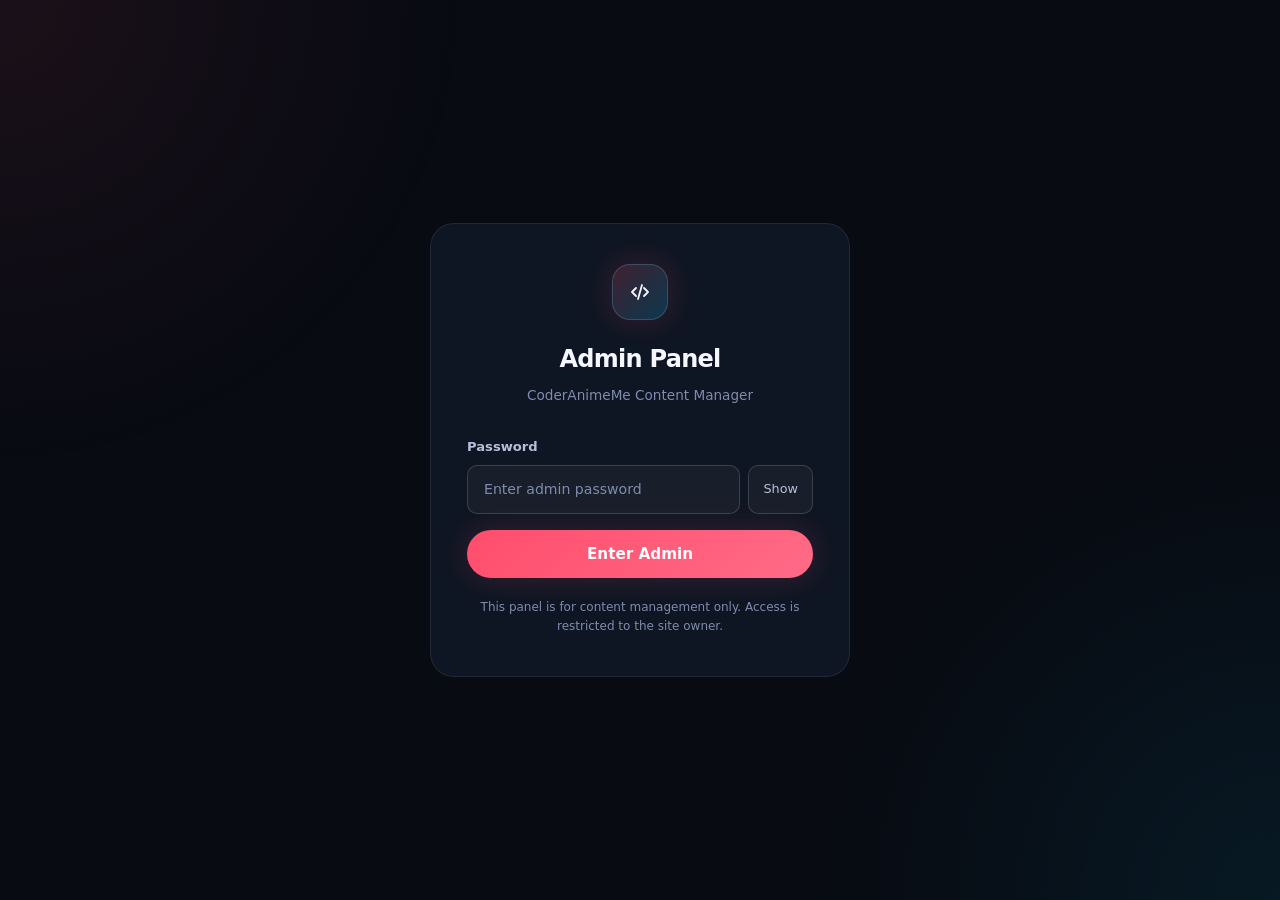
<file: admin/index.html>
<!DOCTYPE html>
<html lang="en">
<head>
  <meta charset="UTF-8">
  <meta name="viewport" content="width=device-width, initial-scale=1.0">
  <title>Dashboard | CoderAnimeMe Admin</title>
  <meta name="robots" content="noindex, nofollow">
  <link rel="icon" href="../assets/images/favicon.svg" type="image/svg+xml">
  <link rel="stylesheet" href="assets/css/admin.css">
</head>
<body>

  <div class="admin-shell">

    <!-- SIDEBAR -->
    <aside class="admin-sidebar">
      <div class="sidebar-logo">
        <div class="sidebar-logo-icon">
          <svg viewBox="0 0 24 24" fill="none" aria-hidden="true">
            <path d="M8 8L4 12L8 16M16 8L20 12L16 16M14 5L10 19"
              stroke="currentColor" stroke-width="1.8"
              stroke-linecap="round" stroke-linejoin="round"/>
          </svg>
        </div>
        <div>
          <div class="sidebar-logo-text">CoderAnimeMe</div>
          <div class="sidebar-logo-sub">Admin Panel v2.0</div>
        </div>
      </div>

      <nav class="sidebar-nav">
        <div class="sidebar-label">Navigation</div>

        <a href="index.html" class="sidebar-link active">
          <svg viewBox="0 0 24 24" fill="none" aria-hidden="true">
            <path d="M3 12L12 3L21 12V21H15V15H9V21H3V12Z"
              stroke="currentColor" stroke-width="1.8"
              stroke-linecap="round" stroke-linejoin="round"/>
          </svg>
          Dashboard
        </a>

        <div class="sidebar-label">Create Content</div>

        <a href="create-manual.html" class="sidebar-link">
          <svg viewBox="0 0 24 24" fill="none" aria-hidden="true">
            <path d="M12 5V19M5 12H19"
              stroke="currentColor" stroke-width="1.8"
              stroke-linecap="round"/>
          </svg>
          Manual Form
        </a>

        <a href="create-quick.html" class="sidebar-link">
          <svg viewBox="0 0 24 24" fill="none" aria-hidden="true">
            <path d="M13 2L3 14H12L11 22L21 10H12L13 2Z"
              stroke="currentColor" stroke-width="1.8"
              stroke-linecap="round" stroke-linejoin="round"/>
          </svg>
          Quick Add
        </a>

        <div class="sidebar-label">Site</div>

        <a href="../index.html" class="sidebar-link" target="_blank">
          <svg viewBox="0 0 24 24" fill="none" aria-hidden="true">
            <path d="M18 13V19C18 20.1046 17.1046 21 16 21H5C3.89543 21 3 20.1046 3 19V8C3 6.89543 3.89543 6 5 6H11"
              stroke="currentColor" stroke-width="1.8"
              stroke-linecap="round"/>
            <path d="M15 3H21V9M21 3L9 15"
              stroke="currentColor" stroke-width="1.8"
              stroke-linecap="round" stroke-linejoin="round"/>
          </svg>
          View Site
        </a>
      </nav>

      <div class="sidebar-footer">
        <button class="logout-btn" data-logout>
          <svg viewBox="0 0 24 24" fill="none" aria-hidden="true">
            <path d="M9 21H5C4.46957 21 3.96086 20.7893 3.58579 20.4142C3.21071 20.0391 3 19.5304 3 19V5C3 4.46957 3.21071 3.96086 3.58579 3.58579C3.96086 3.21071 4.46957 3 5 3H9"
              stroke="currentColor" stroke-width="1.8"
              stroke-linecap="round" stroke-linejoin="round"/>
            <path d="M16 17L21 12L16 7M21 12H9"
              stroke="currentColor" stroke-width="1.8"
              stroke-linecap="round" stroke-linejoin="round"/>
          </svg>
          Logout
        </button>
      </div>
    </aside>

    <!-- MAIN -->
    <main class="admin-main">

      <div class="page-header">
        <div class="page-header-inner">
          <div>
            <div class="page-kicker">
              <svg viewBox="0 0 24 24" width="12" height="12" fill="none">
                <path d="M3 12L12 3L21 12V21H15V15H9V21H3V12Z"
                  stroke="currentColor" stroke-width="1.8"
                  stroke-linecap="round" stroke-linejoin="round"/>
              </svg>
              Overview
            </div>
            <h1 class="page-title">Dashboard</h1>
            <p class="page-subtitle">
              Manage your videos, projects, and content registry.
            </p>
          </div>
          <div class="btn-row">
            <button class="btn btn-ghost btn-sm" data-export-backup>
              <svg viewBox="0 0 24 24" width="15" height="15" fill="none">
                <path d="M12 3V15M12 15L8 11M12 15L16 11"
                  stroke="currentColor" stroke-width="1.8"
                  stroke-linecap="round" stroke-linejoin="round"/>
                <path d="M3 17V19C3 20.1046 3.89543 21 5 21H19C20.1046 21 21 20.1046 21 19V17"
                  stroke="currentColor" stroke-width="1.8"
                  stroke-linecap="round"/>
              </svg>
              Export Backup
            </button>
            <label class="btn btn-ghost btn-sm" style="cursor:pointer;">
              <svg viewBox="0 0 24 24" width="15" height="15" fill="none">
                <path d="M12 21V9M12 9L8 13M12 9L16 13"
                  stroke="currentColor" stroke-width="1.8"
                  stroke-linecap="round" stroke-linejoin="round"/>
                <path d="M3 17V19C3 20.1046 3.89543 21 5 21H19C20.1046 21 21 20.1046 21 19V17"
                  stroke="currentColor" stroke-width="1.8"
                  stroke-linecap="round"/>
              </svg>
              Import Backup
              <input type="file" accept=".json" data-import-backup
                style="display:none;">
            </label>
          </div>
        </div>
      </div>

      <!-- STATS -->
      <div class="stats-grid" data-stats-grid>
        <div class="stat-card">
          <div class="stat-number" data-stat-videos>0</div>
          <div class="stat-label">Videos Created</div>
        </div>
        <div class="stat-card">
          <div class="stat-number" data-stat-projects>0</div>
          <div class="stat-label">Projects Created</div>
        </div>
        <div class="stat-card">
          <div class="stat-number" data-stat-next-video>—</div>
          <div class="stat-label">Next Video ID</div>
        </div>
        <div class="stat-card">
          <div class="stat-number" data-stat-next-project>—</div>
          <div class="stat-label">Next Project ID</div>
        </div>
      </div>

      <!-- QUICK ACTIONS -->
      <div class="admin-card" style="margin-bottom:24px;">
        <div class="admin-card-title">
          <svg viewBox="0 0 24 24" fill="none">
            <path d="M13 2L3 14H12L11 22L21 10H12L13 2Z"
              stroke="currentColor" stroke-width="1.8"
              stroke-linecap="round" stroke-linejoin="round"/>
          </svg>
          Quick Actions
        </div>
        <div class="btn-row">
          <a href="create-manual.html?type=video" class="btn btn-primary">
            <svg viewBox="0 0 24 24" width="15" height="15" fill="none">
              <path d="M12 5V19M5 12H19"
                stroke="currentColor" stroke-width="1.8"
                stroke-linecap="round"/>
            </svg>
            New Video (Manual)
          </a>
          <a href="create-manual.html?type=project" class="btn btn-cyan">
            <svg viewBox="0 0 24 24" width="15" height="15" fill="none">
              <path d="M12 5V19M5 12H19"
                stroke="currentColor" stroke-width="1.8"
                stroke-linecap="round"/>
            </svg>
            New Project (Manual)
          </a>
          <a href="create-quick.html?type=video" class="btn btn-ghost">
            <svg viewBox="0 0 24 24" width="15" height="15" fill="none">
              <path d="M13 2L3 14H12L11 22L21 10H12L13 2Z"
                stroke="currentColor" stroke-width="1.8"
                stroke-linecap="round" stroke-linejoin="round"/>
            </svg>
            Quick Add Video
          </a>
          <a href="create-quick.html?type=project" class="btn btn-ghost">
            <svg viewBox="0 0 24 24" width="15" height="15" fill="none">
              <path d="M13 2L3 14H12L11 22L21 10H12L13 2Z"
                stroke="currentColor" stroke-width="1.8"
                stroke-linecap="round" stroke-linejoin="round"/>
            </svg>
            Quick Add Project
          </a>
        </div>
      </div>

      <!-- FOLDER STRUCTURE GUIDE -->
      <div class="admin-card" style="margin-bottom:24px;">
        <div class="admin-card-title">
          <svg viewBox="0 0 24 24" fill="none">
            <path d="M3 7C3 5.89543 3.89543 5 5 5H9.58579C9.851 5 10.1054 5.10536 10.2929 5.29289L11.7071 6.70711C11.8946 6.89464 12.149 7 12.4142 7H19C20.1046 7 21 7.89543 21 9V17C21 18.1046 20.1046 19 19 19H5C3.89543 19 3 18.1046 3 17V7Z"
              stroke="currentColor" stroke-width="1.8"
              stroke-linejoin="round"/>
          </svg>
          File Placement Guide
        </div>
        <div class="alert alert-info" style="margin-bottom:16px;">
          <svg viewBox="0 0 24 24" fill="none">
            <circle cx="12" cy="12" r="9"
              stroke="currentColor" stroke-width="1.8"/>
            <path d="M12 8V12M12 16H12.01"
              stroke="currentColor" stroke-width="1.8"
              stroke-linecap="round"/>
          </svg>
          After generating JSON, place your files in the correct folders below.
        </div>
        <pre style="
          font-family: monospace;
          font-size: 0.82rem;
          color: var(--text-2);
          line-height: 1.8;
          background: rgba(0,0,0,0.2);
          padding: 16px;
          border-radius: 12px;
          overflow-x: auto;
        ">assets/
├── code/
│   └── video/
│       ├── video-001/
│       │   └── main.py
│       ├── video-002/
│       │   └── rainbow_flower.py
│       └── video-003/         ← your next video
│           └── your_file.py
├── data/
│   ├── videos/
│   │   └── video-003.json     ← generated JSON goes here
│   └── projects/
│       └── project-001.json
└── images/
    └── videos/
        └── video-003/         ← optional thumbnail
            └── thumb.jpg</pre>
      </div>

      <!-- VIDEO LIST -->
      <div class="admin-card" style="margin-bottom:24px;">
        <div class="admin-card-title">
          <svg viewBox="0 0 24 24" fill="none">
            <path d="M22.54 6.42A2.78 2.78 0 0 0 20.58 4.46C18.88 4 12 4 12 4S5.12 4 3.42 4.46A2.78 2.78 0 0 0 1.46 6.42A29 29 0 0 0 1 12A29 29 0 0 0 1.46 17.58A2.78 2.78 0 0 0 3.42 19.54C5.12 20 12 20 12 20S18.88 20 20.58 19.54A2.78 2.78 0 0 0 22.54 17.58A29 29 0 0 0 23 12A29 29 0 0 0 22.54 6.42Z"
              stroke="currentColor" stroke-width="1.6" stroke-linejoin="round"/>
            <path d="M10 15L16 12L10 9V15Z"
              stroke="currentColor" stroke-width="1.6" stroke-linejoin="round"/>
          </svg>
          Videos Registry
        </div>
        <div class="content-list" data-video-list>
          <div class="empty-state">
            <svg viewBox="0 0 24 24" fill="none">
              <path d="M22.54 6.42A2.78 2.78 0 0 0 20.58 4.46C18.88 4 12 4 12 4S5.12 4 3.42 4.46A2.78 2.78 0 0 0 1.46 6.42A29 29 0 0 0 1 12A29 29 0 0 0 1.46 17.58A2.78 2.78 0 0 0 3.42 19.54C5.12 20 12 20 12 20S18.88 20 20.58 19.54A2.78 2.78 0 0 0 22.54 17.58A29 29 0 0 0 23 12A29 29 0 0 0 22.54 6.42Z"
                stroke="currentColor" stroke-width="1.6" stroke-linejoin="round"/>
            </svg>
            <p>No videos created yet. Use Manual Form or Quick Add to start.</p>
          </div>
        </div>
      </div>

      <!-- PROJECT LIST -->
      <div class="admin-card">
        <div class="admin-card-title">
          <svg viewBox="0 0 24 24" fill="none">
            <path d="M8 8L4 12L8 16M16 8L20 12L16 16M14 5L10 19"
              stroke="currentColor" stroke-width="1.8"
              stroke-linecap="round" stroke-linejoin="round"/>
          </svg>
          Projects Registry
        </div>
        <div class="content-list" data-project-list>
          <div class="empty-state">
            <svg viewBox="0 0 24 24" fill="none">
              <path d="M8 8L4 12L8 16M16 8L20 12L16 16M14 5L10 19"
                stroke="currentColor" stroke-width="1.8"
                stroke-linecap="round" stroke-linejoin="round"/>
            </svg>
            <p>No projects created yet. Use Manual Form or Quick Add to start.</p>
          </div>
        </div>
      </div>

    </main>
  </div>

  <script src="assets/js/auth.js"></script>
  <script src="assets/js/storage.js"></script>
  <script>
    (function () {

      /* guard — redirect if not logged in */
      window.CoderAnimeAuth.guardPage();

      /* logout */
      window.CoderAnimeAuth.initLogout();

      /* -----------------------------------------------
         RENDER STATS
         ----------------------------------------------- */
      function renderStats() {
        const stats = window.CoderAnimeStorage.getStats();

        const el = (sel) => document.querySelector(sel);

        el("[data-stat-videos]").textContent    = stats.totalVideos;
        el("[data-stat-projects]").textContent  = stats.totalProjects;
        el("[data-stat-next-video]").textContent =
          stats.nextVideoId.replace("video-", "#");
        el("[data-stat-next-project]").textContent =
          stats.nextProjectId.replace("project-", "#");
      }

      /* -----------------------------------------------
         RENDER VIDEO LIST
         ----------------------------------------------- */
      function renderVideoList() {
        const wrap  = document.querySelector("[data-video-list]");
        const items = window.CoderAnimeStorage.getVideos();

        if (!items.length) {
          wrap.innerHTML = `
            <div class="empty-state">
              <svg viewBox="0 0 24 24" fill="none">
                <path d="M22.54 6.42A2.78 2.78 0 0 0 20.58 4.46C18.88 4 12 4 12 4S5.12 4 3.42 4.46A2.78 2.78 0 0 0 1.46 6.42A29 29 0 0 0 1 12A29 29 0 0 0 1.46 17.58A2.78 2.78 0 0 0 3.42 19.54C5.12 20 12 20 12 20S18.88 20 20.58 19.54A2.78 2.78 0 0 0 22.54 17.58A29 29 0 0 0 23 12A29 29 0 0 0 22.54 6.42Z"
                  stroke="currentColor" stroke-width="1.6" stroke-linejoin="round"/>
              </svg>
              <p>No videos created yet.</p>
            </div>
          `;
          return;
        }

        wrap.innerHTML = items.map((v) => `
          <div class="content-item">
            <div class="content-item-icon type-video">
              <svg viewBox="0 0 24 24" fill="none">
                <path d="M8 6.5V17.5L17 12L8 6.5Z"
                  stroke="currentColor" stroke-width="1.8"
                  stroke-linejoin="round"/>
              </svg>
            </div>
            <div class="content-item-info">
              <div class="content-item-title">${v.title || v.id}</div>
              <div class="content-item-meta">
                ${v.id} · ${v.category || "tutorial"} · ${v.datePublished || "no date"}
              </div>
            </div>
            <div class="btn-row">
              <button class="btn btn-ghost btn-sm"
                data-delete-video="${v.id}">
                <svg viewBox="0 0 24 24" width="13" height="13" fill="none">
                  <path d="M3 6H5H21M8 6V4C8 3.44772 8.44772 3 9 3H15C15.5523 3 16 3.44772 16 4V6M19 6L18.1327 19.1425C18.0579 20.1891 17.187 21 16.1378 21H7.86224C6.81296 21 5.94208 20.1891 5.86732 19.1425L5 6"
                    stroke="currentColor" stroke-width="1.6"
                    stroke-linecap="round" stroke-linejoin="round"/>
                </svg>
                Delete
              </button>
            </div>
          </div>
        `).join("");

        /* bind delete buttons */
        wrap.querySelectorAll("[data-delete-video]").forEach((btn) => {
          btn.addEventListener("click", () => {
            const id = btn.getAttribute("data-delete-video");
            if (confirm(`Delete video "${id}" from registry?`)) {
              window.CoderAnimeStorage.deleteVideo(id);
              renderAll();
            }
          });
        });
      }

      /* -----------------------------------------------
         RENDER PROJECT LIST
         ----------------------------------------------- */
      function renderProjectList() {
        const wrap  = document.querySelector("[data-project-list]");
        const items = window.CoderAnimeStorage.getProjects();

        if (!items.length) {
          wrap.innerHTML = `
            <div class="empty-state">
              <svg viewBox="0 0 24 24" fill="none">
                <path d="M8 8L4 12L8 16M16 8L20 12L16 16M14 5L10 19"
                  stroke="currentColor" stroke-width="1.8"
                  stroke-linecap="round" stroke-linejoin="round"/>
              </svg>
              <p>No projects created yet.</p>
            </div>
          `;
          return;
        }

        wrap.innerHTML = items.map((p) => `
          <div class="content-item">
            <div class="content-item-icon type-project">
              <svg viewBox="0 0 24 24" fill="none">
                <path d="M8 8L4 12L8 16M16 8L20 12L16 16M14 5L10 19"
                  stroke="currentColor" stroke-width="1.8"
                  stroke-linecap="round" stroke-linejoin="round"/>
              </svg>
            </div>
            <div class="content-item-info">
              <div class="content-item-title">${p.title || p.id}</div>
              <div class="content-item-meta">
                ${p.id} · ${p.category || "python"} · ${p.status || "coming-soon"}
              </div>
            </div>
            <div class="btn-row">
              <button class="btn btn-ghost btn-sm"
                data-delete-project="${p.id}">
                <svg viewBox="0 0 24 24" width="13" height="13" fill="none">
                  <path d="M3 6H5H21M8 6V4C8 3.44772 8.44772 3 9 3H15C15.5523 3 16 3.44772 16 4V6M19 6L18.1327 19.1425C18.0579 20.1891 17.187 21 16.1378 21H7.86224C6.81296 21 5.94208 20.1891 5.86732 19.1425L5 6"
                    stroke="currentColor" stroke-width="1.6"
                    stroke-linecap="round" stroke-linejoin="round"/>
                </svg>
                Delete
              </button>
            </div>
          </div>
        `).join("");

        /* bind delete buttons */
        wrap.querySelectorAll("[data-delete-project]").forEach((btn) => {
          btn.addEventListener("click", () => {
            const id = btn.getAttribute("data-delete-project");
            if (confirm(`Delete project "${id}" from registry?`)) {
              window.CoderAnimeStorage.deleteProject(id);
              renderAll();
            }
          });
        });
      }

      /* -----------------------------------------------
         RENDER ALL
         ----------------------------------------------- */
      function renderAll() {
        renderStats();
        renderVideoList();
        renderProjectList();
      }

      /* -----------------------------------------------
         EXPORT BACKUP BUTTON
         ----------------------------------------------- */
      document.querySelector("[data-export-backup]")
        .addEventListener("click", () => {
          window.CoderAnimeStorage.exportBackup();
        });

      /* -----------------------------------------------
         IMPORT BACKUP
         ----------------------------------------------- */
      document.querySelector("[data-import-backup]")
        .addEventListener("change", (e) => {
          const file = e.target.files[0];
          if (!file) return;

          const reader = new FileReader();
          reader.onload = (ev) => {
            const result = window.CoderAnimeStorage.importBackup(ev.target.result);
            if (result.success) {
              renderAll();
              alert(result.message);
            } else {
              alert("Import failed: " + result.message);
            }
          };
          reader.readAsText(file);
          e.target.value = "";
        });

      /* init */
      renderAll();
    })();
  </script>
</body>
</html>
</file>
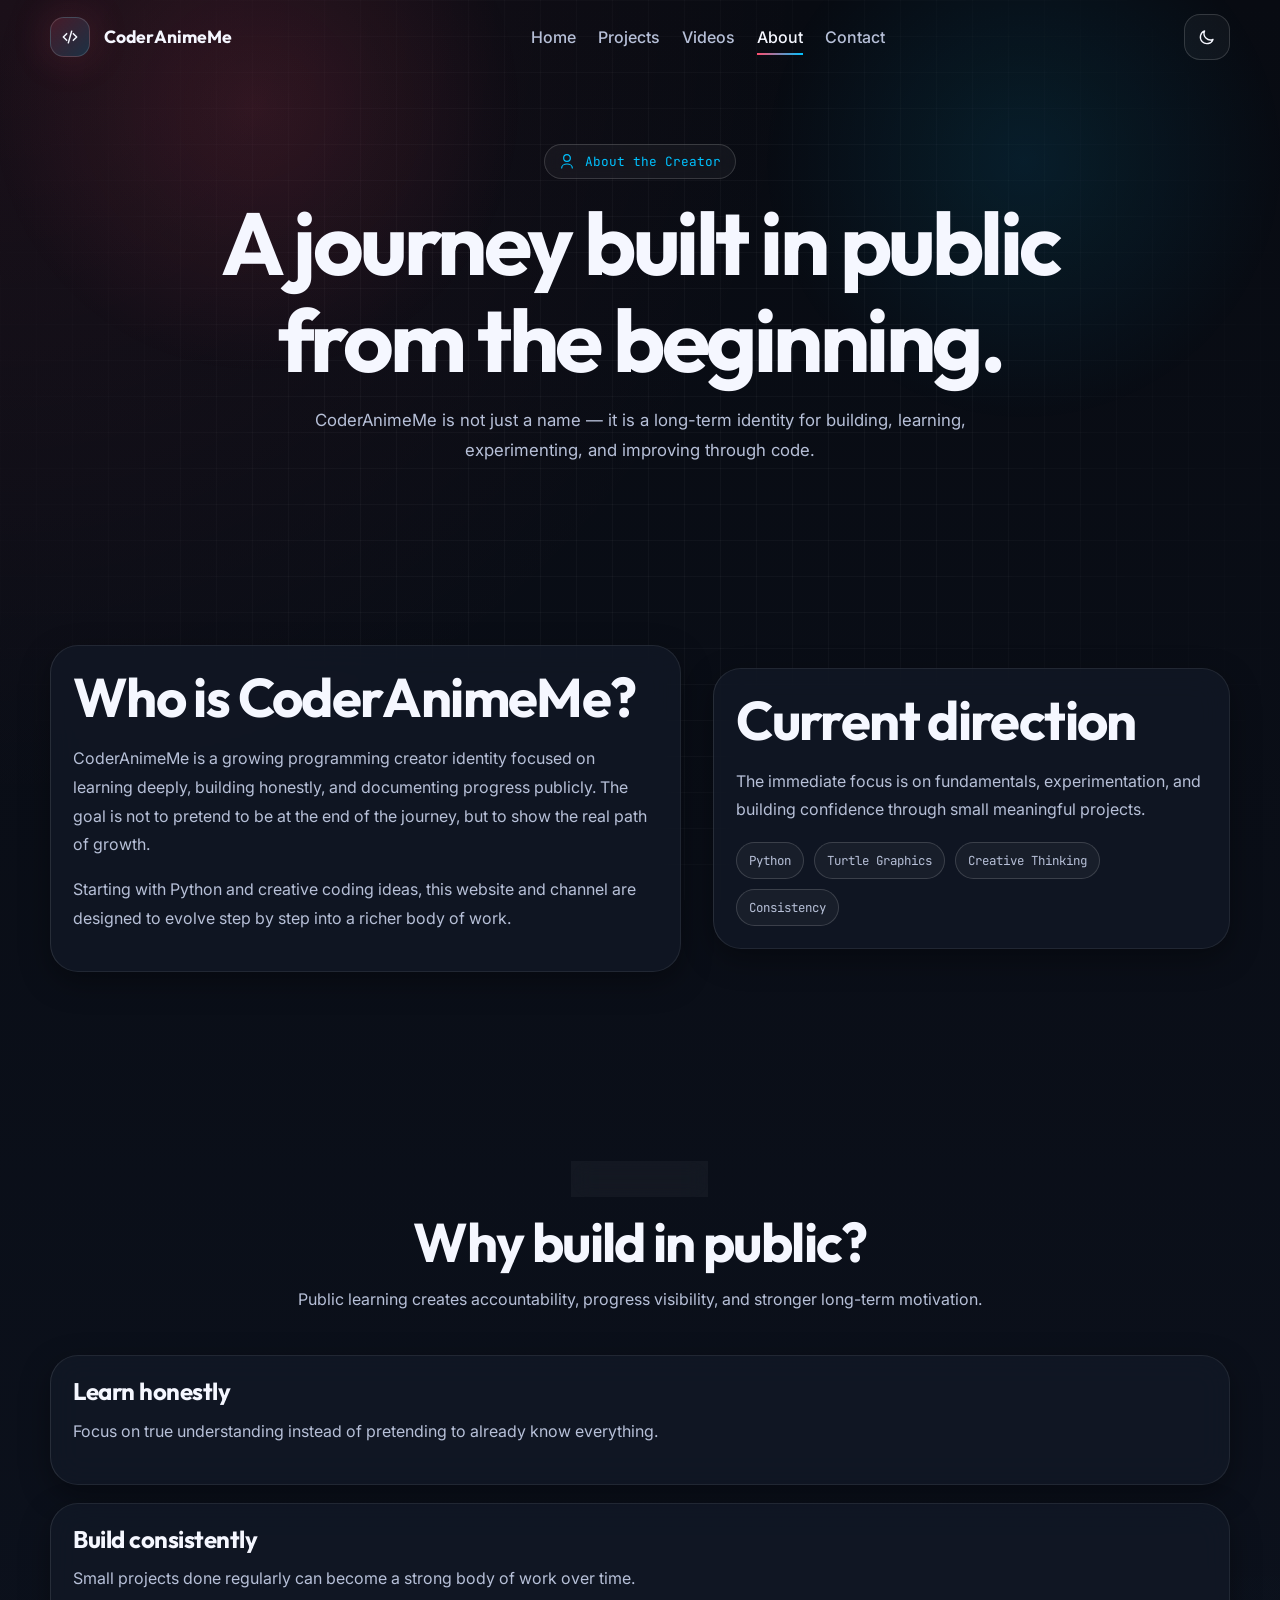
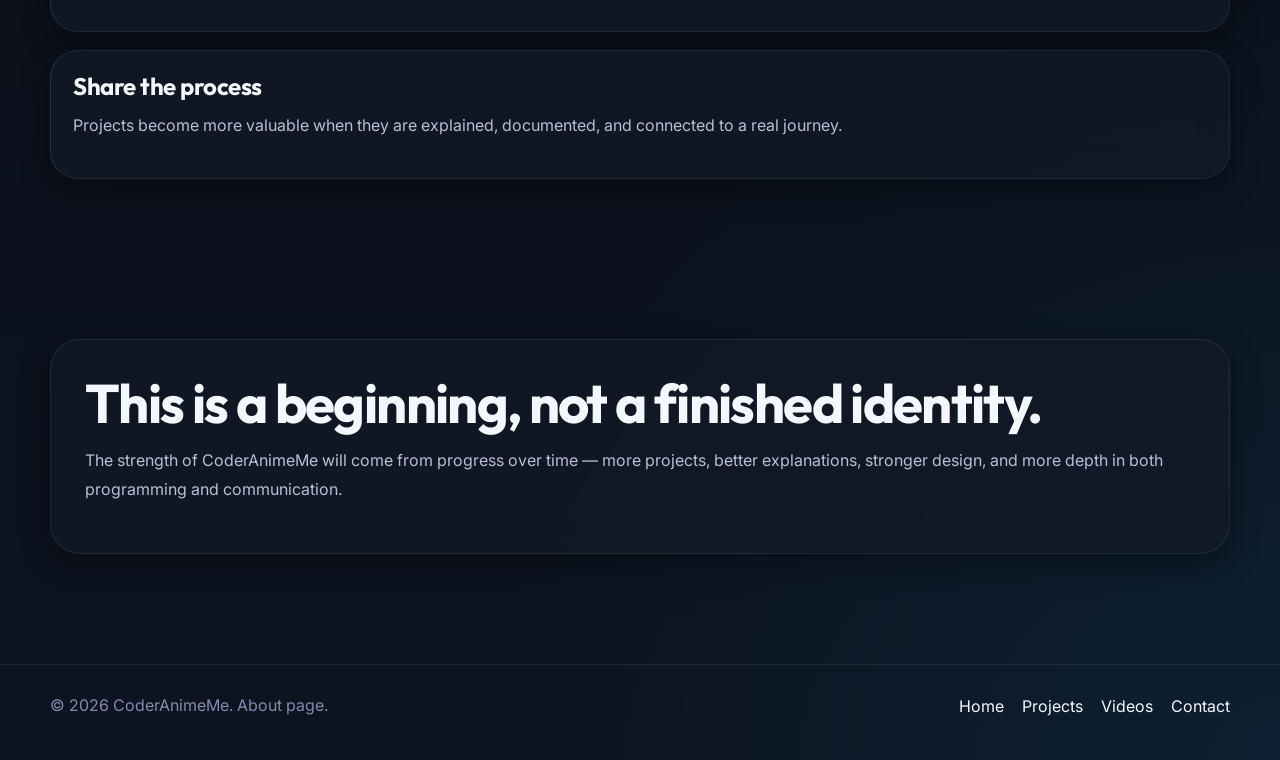
<file: about.html>
<!DOCTYPE html>
<html lang="en">

<head>
  <meta charset="UTF-8">
  <meta name="viewport" content="width=device-width, initial-scale=1.0">

  <title>About | CoderAnimeMe</title>
  <meta name="description" content="Learn about CoderAnimeMe, the creator journey, current learning path, project goals, and the future vision behind the programming channel.">
  <meta name="author" content="CoderAnimeMe">
  <meta name="robots" content="index, follow">
  <meta name="theme-color" content="#080b12">
  <link rel="canonical" href="https://coderanimeme.github.io/about.html">

  <meta property="og:type" content="website">
  <meta property="og:title" content="About | CoderAnimeMe">
  <meta property="og:description" content="The creator journey and future vision behind CoderAnimeMe.">
  <meta property="og:url" content="https://coderanimeme.github.io/about.html">
  <meta property="og:image" content="https://coderanimeme.github.io/assets/images/og-banner.png">

  <meta name="twitter:card" content="summary_large_image">
  <meta name="twitter:title" content="About | CoderAnimeMe">
  <meta name="twitter:description" content="Programming creator journey and goals of CoderAnimeMe.">
  <meta name="twitter:image" content="https://coderanimeme.github.io/assets/images/og-banner.png">

  <link rel="icon" href="assets/images/favicon.svg" type="image/svg+xml">

  <link rel="preconnect" href="https://fonts.googleapis.com">
  <link rel="preconnect" href="https://fonts.gstatic.com" crossorigin>
  <link href="https://fonts.googleapis.com/css2?family=Inter:wght@400;500;600;700;800&family=JetBrains+Mono:wght@400;500;700&family=Outfit:wght@500;600;700;800&display=swap" rel="stylesheet">

  <link rel="stylesheet" href="assets/css/theme.css">
  <link rel="stylesheet" href="assets/css/base.css">
  <link rel="stylesheet" href="assets/css/layout.css">
  <link rel="stylesheet" href="assets/css/components.css">
  <link rel="stylesheet" href="assets/css/animations.css">
  <link rel="stylesheet" href="assets/css/responsive.css">
</head>

<body class="page-shell">

  <header class="navbar" data-navbar>
    <div class="container nav-inner">
      <a href="index.html" class="brand" aria-label="CoderAnimeMe home">
        <span class="brand-mark pulse-glow">
          <svg viewBox="0 0 24 24" fill="none" aria-hidden="true">
            <path d="M8 8L4 12L8 16M16 8L20 12L16 16M14 5L10 19" stroke="currentColor" stroke-width="1.8" stroke-linecap="round" stroke-linejoin="round"/>
          </svg>
        </span>
        <span class="brand-text">CoderAnimeMe</span>
      </a>

      <nav aria-label="Primary navigation">
        <ul class="nav-links">
          <li><a href="index.html" data-nav-link>Home</a></li>
          <li><a href="projects.html" data-nav-link>Projects</a></li>
          <li><a href="videos.html" data-nav-link>Videos</a></li>
          <li><a href="about.html" data-nav-link>About</a></li>
          <li><a href="contact.html" data-nav-link>Contact</a></li>
        </ul>
      </nav>

      <div class="nav-actions">
        <button class="icon-btn" data-theme-toggle aria-label="Toggle theme"></button>
        <button class="icon-btn menu-btn" data-menu-toggle aria-label="Open mobile menu" aria-expanded="false"></button>
      </div>
    </div>

    <div class="mobile-menu glass" data-mobile-menu>
      <ul>
        <li><a href="index.html" data-nav-link data-mobile-link>Home</a></li>
        <li><a href="projects.html" data-nav-link data-mobile-link>Projects</a></li>
        <li><a href="videos.html" data-nav-link data-mobile-link>Videos</a></li>
        <li><a href="about.html" data-nav-link data-mobile-link>About</a></li>
        <li><a href="contact.html" data-nav-link data-mobile-link>Contact</a></li>
      </ul>
    </div>
  </header>

  <main>

    <section class="page-hero">
      <div class="container page-hero-inner reveal">
        <div class="kicker">
          <svg viewBox="0 0 24 24" width="16" height="16" fill="none" aria-hidden="true">
            <path d="M20 21C20 17.6863 16.4183 15 12 15C7.58172 15 4 17.6863 4 21M12 11C14.7614 11 17 8.76142 17 6C17 3.23858 14.7614 1 12 1C9.23858 1 7 3.23858 7 6C7 8.76142 9.23858 11 12 11Z" stroke="currentColor" stroke-width="1.8" stroke-linecap="round" stroke-linejoin="round"/>
          </svg>
          About the Creator
        </div>
        <h1 class="page-hero-title">A journey built in public from the beginning.</h1>
        <p class="page-hero-text">
          CoderAnimeMe is not just a name — it is a long-term identity for building, learning, experimenting, and improving through code.
        </p>
      </div>
    </section>

    <section class="section">
      <div class="container grid-2">
        <div class="reveal">
          <div class="card timeline-item">
            <h2>Who is CoderAnimeMe?</h2>
            <p>
              CoderAnimeMe is a growing programming creator identity focused on learning deeply, building honestly,
              and documenting progress publicly. The goal is not to pretend to be at the end of the journey, but to show the real path of growth.
            </p>
            <p>
              Starting with Python and creative coding ideas, this website and channel are designed to evolve step by step into a richer body of work.
            </p>
          </div>
        </div>

        <div class="reveal">
          <div class="card timeline-item">
            <h2>Current direction</h2>
            <p>
              The immediate focus is on fundamentals, experimentation, and building confidence through small meaningful projects.
            </p>
            <div class="badges">
              <span class="badge">Python</span>
              <span class="badge">Turtle Graphics</span>
              <span class="badge">Creative Thinking</span>
              <span class="badge">Consistency</span>
            </div>
          </div>
        </div>
      </div>
    </section>

    <section class="section-tight">
      <div class="container">
        <div class="section-head reveal">
          <div class="kicker">
            <svg viewBox="0 0 24 24" width="16" height="16" fill="none" aria-hidden="true">
              <path d="M12 2L14.6 9.4L22 12L14.6 14.6L12 22L9.4 14.6L2 12L9.4 9.4L12 2Z" stroke="currentColor" stroke-width="1.8" stroke-linejoin="round"/>
            </svg>
            Philosophy
          </div>
          <h2 class="section-title">Why build in public?</h2>
          <p class="section-text">
            Public learning creates accountability, progress visibility, and stronger long-term motivation.
          </p>
        </div>

        <div class="timeline">
          <article class="card timeline-item reveal">
            <h3>Learn honestly</h3>
            <p>Focus on true understanding instead of pretending to already know everything.</p>
          </article>

          <article class="card timeline-item reveal">
            <h3>Build consistently</h3>
            <p>Small projects done regularly can become a strong body of work over time.</p>
          </article>

          <article class="card timeline-item reveal">
            <h3>Share the process</h3>
            <p>Projects become more valuable when they are explained, documented, and connected to a real journey.</p>
          </article>
        </div>
      </div>
    </section>

    <section class="section-tight">
      <div class="container">
        <div class="card cta-banner reveal">
          <div style="position:relative;z-index:1;">
            <h2>This is a beginning, not a finished identity.</h2>
            <p>
              The strength of CoderAnimeMe will come from progress over time — more projects, better explanations,
              stronger design, and more depth in both programming and communication.
            </p>
          </div>
        </div>
      </div>
    </section>

  </main>

  <footer class="footer">
    <div class="container footer-inner">
      <p class="footer-copy">© <span data-year></span> CoderAnimeMe. About page.</p>
      <div class="footer-links">
        <a href="index.html">Home</a>
        <a href="projects.html">Projects</a>
        <a href="videos.html">Videos</a>
        <a href="contact.html">Contact</a>
      </div>
    </div>
  </footer>

  <script src="assets/js/theme.js"></script>
  <script src="assets/js/nav.js"></script>
  <script src="assets/js/animate.js"></script>
  <script src="assets/js/loader.js"></script>
  <script src="assets/js/ui.js"></script>
  <script src="assets/js/main.js"></script>
</body>
</html>
</file>
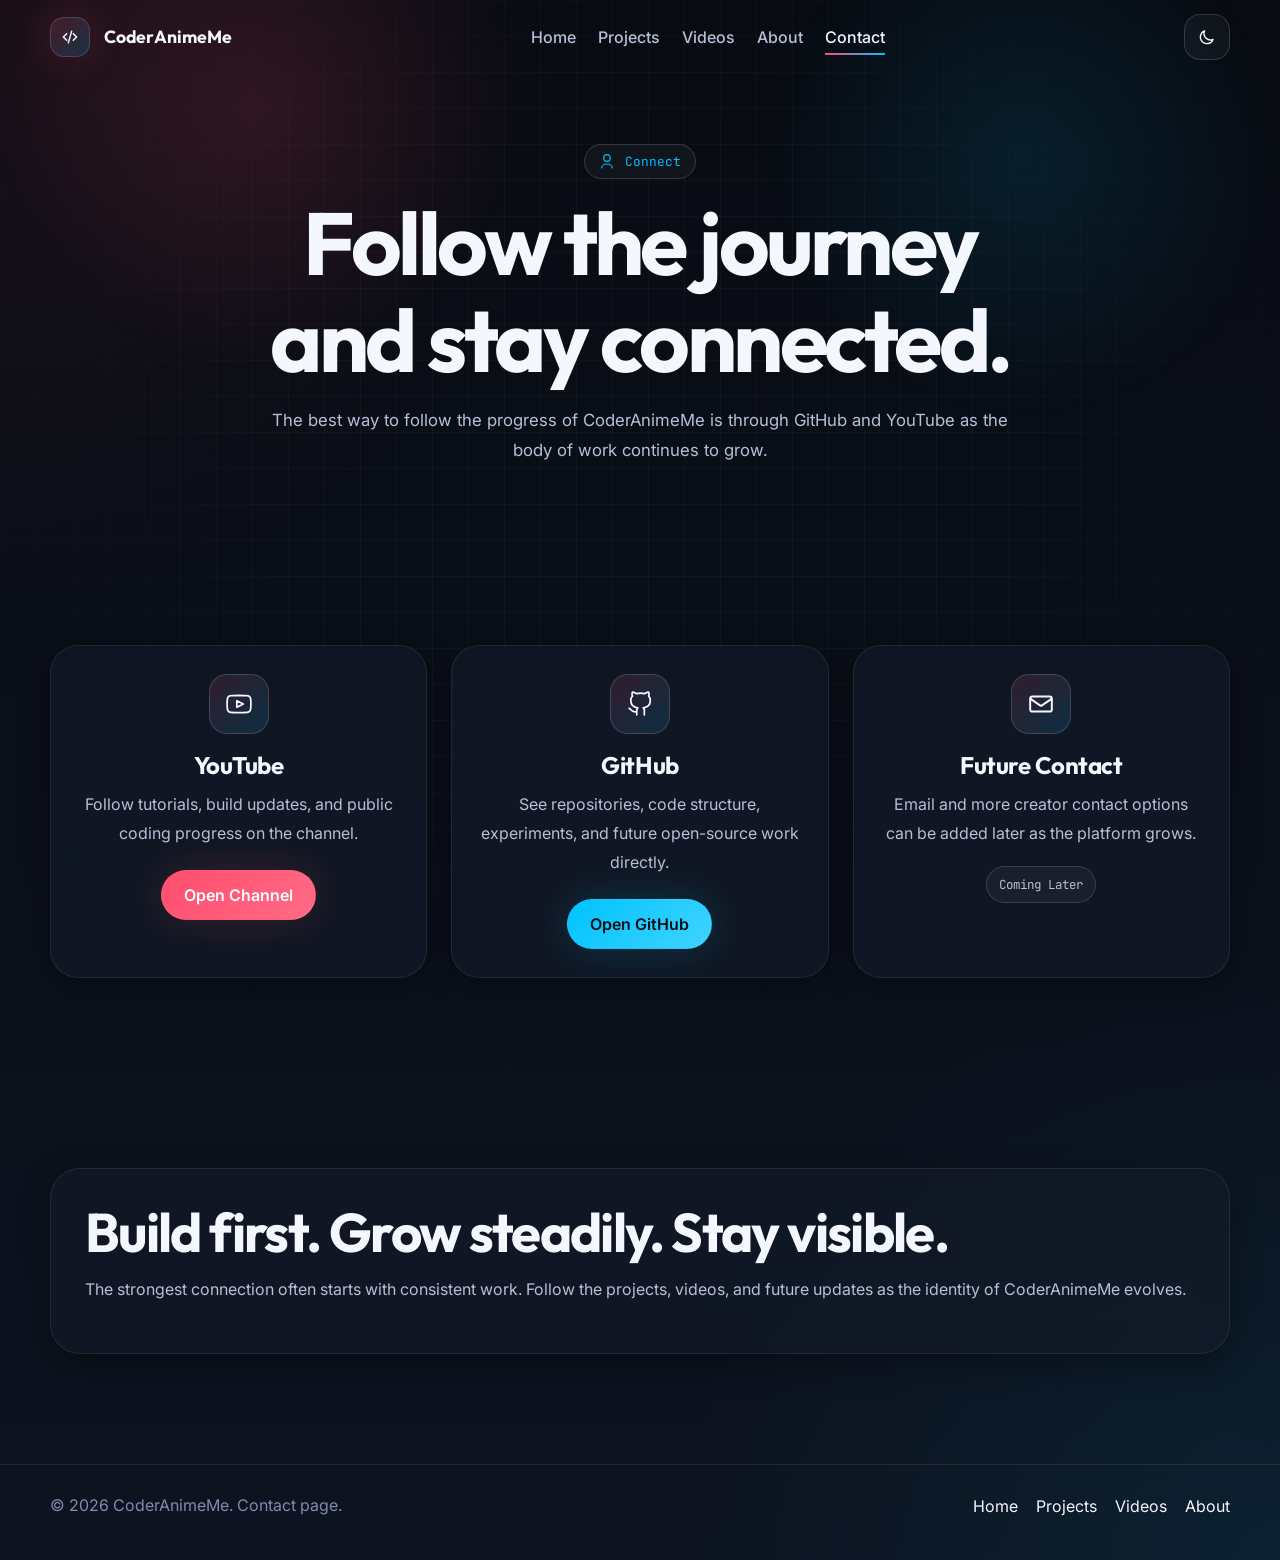
<file: contact.html>
<!DOCTYPE html>
<html lang="en">

<head>
  <meta charset="UTF-8">
  <meta name="viewport" content="width=device-width, initial-scale=1.0">

  <title>Contact | CoderAnimeMe</title>
  <meta name="description" content="Connect with CoderAnimeMe through YouTube, GitHub, and future creator platforms.">
  <meta name="author" content="CoderAnimeMe">
  <meta name="robots" content="index, follow">
  <meta name="theme-color" content="#080b12">
  <link rel="canonical" href="https://coderanimeme.github.io/contact.html">

  <meta property="og:type" content="website">
  <meta property="og:title" content="Contact | CoderAnimeMe">
  <meta property="og:description" content="Connect with CoderAnimeMe and follow the coding journey.">
  <meta property="og:url" content="https://coderanimeme.github.io/contact.html">
  <meta property="og:image" content="https://coderanimeme.github.io/assets/images/og-banner.png">

  <meta name="twitter:card" content="summary_large_image">
  <meta name="twitter:title" content="Contact | CoderAnimeMe">
  <meta name="twitter:description" content="Connect with CoderAnimeMe through GitHub and YouTube.">
  <meta name="twitter:image" content="https://coderanimeme.github.io/assets/images/og-banner.png">

  <link rel="icon" href="assets/images/favicon.svg" type="image/svg+xml">

  <link rel="preconnect" href="https://fonts.googleapis.com">
  <link rel="preconnect" href="https://fonts.gstatic.com" crossorigin>
  <link href="https://fonts.googleapis.com/css2?family=Inter:wght@400;500;600;700;800&family=JetBrains+Mono:wght@400;500;700&family=Outfit:wght@500;600;700;800&display=swap" rel="stylesheet">

  <link rel="stylesheet" href="assets/css/theme.css">
  <link rel="stylesheet" href="assets/css/base.css">
  <link rel="stylesheet" href="assets/css/layout.css">
  <link rel="stylesheet" href="assets/css/components.css">
  <link rel="stylesheet" href="assets/css/animations.css">
  <link rel="stylesheet" href="assets/css/responsive.css">
</head>

<body class="page-shell">

  <header class="navbar" data-navbar>
    <div class="container nav-inner">
      <a href="index.html" class="brand" aria-label="CoderAnimeMe home">
        <span class="brand-mark pulse-glow">
          <svg viewBox="0 0 24 24" fill="none" aria-hidden="true">
            <path d="M8 8L4 12L8 16M16 8L20 12L16 16M14 5L10 19" stroke="currentColor" stroke-width="1.8" stroke-linecap="round" stroke-linejoin="round"/>
          </svg>
        </span>
        <span class="brand-text">CoderAnimeMe</span>
      </a>

      <nav aria-label="Primary navigation">
        <ul class="nav-links">
          <li><a href="index.html" data-nav-link>Home</a></li>
          <li><a href="projects.html" data-nav-link>Projects</a></li>
          <li><a href="videos.html" data-nav-link>Videos</a></li>
          <li><a href="about.html" data-nav-link>About</a></li>
          <li><a href="contact.html" data-nav-link>Contact</a></li>
        </ul>
      </nav>

      <div class="nav-actions">
        <button class="icon-btn" data-theme-toggle aria-label="Toggle theme"></button>
        <button class="icon-btn menu-btn" data-menu-toggle aria-label="Open mobile menu" aria-expanded="false"></button>
      </div>
    </div>

    <div class="mobile-menu glass" data-mobile-menu>
      <ul>
        <li><a href="index.html" data-nav-link data-mobile-link>Home</a></li>
        <li><a href="projects.html" data-nav-link data-mobile-link>Projects</a></li>
        <li><a href="videos.html" data-nav-link data-mobile-link>Videos</a></li>
        <li><a href="about.html" data-nav-link data-mobile-link>About</a></li>
        <li><a href="contact.html" data-nav-link data-mobile-link>Contact</a></li>
      </ul>
    </div>
  </header>

  <main>

    <section class="page-hero">
      <div class="container page-hero-inner reveal">
        <div class="kicker">
          <svg viewBox="0 0 24 24" width="16" height="16" fill="none" aria-hidden="true">
            <path d="M20 21C20 17.6863 16.4183 15 12 15C7.58172 15 4 17.6863 4 21M12 11C14.7614 11 17 8.76142 17 6C17 3.23858 14.7614 1 12 1C9.23858 1 7 3.23858 7 6C7 8.76142 9.23858 11 12 11Z" stroke="currentColor" stroke-width="1.8" stroke-linecap="round" stroke-linejoin="round"/>
          </svg>
          Connect
        </div>
        <h1 class="page-hero-title">Follow the journey and stay connected.</h1>
        <p class="page-hero-text">
          The best way to follow the progress of CoderAnimeMe is through GitHub and YouTube as the body of work continues to grow.
        </p>
      </div>
    </section>

    <section class="section">
      <div class="container contact-grid">

        <article class="card contact-card reveal">
          <div class="contact-icon">
            <svg viewBox="0 0 24 24" fill="none" aria-hidden="true">
              <path d="M22.54 6.42A2.78 2.78 0 0 0 20.58 4.46C18.88 4 12 4 12 4S5.12 4 3.42 4.46A2.78 2.78 0 0 0 1.46 6.42A29 29 0 0 0 1 12A29 29 0 0 0 1.46 17.58A2.78 2.78 0 0 0 3.42 19.54C5.12 20 12 20 12 20S18.88 20 20.58 19.54A2.78 2.78 0 0 0 22.54 17.58A29 29 0 0 0 23 12A29 29 0 0 0 22.54 6.42Z" stroke="currentColor" stroke-width="1.6" stroke-linejoin="round"/>
              <path d="M10 15L16 12L10 9V15Z" stroke="currentColor" stroke-width="1.6" stroke-linejoin="round"/>
            </svg>
          </div>
          <h3>YouTube</h3>
          <p>Follow tutorials, build updates, and public coding progress on the channel.</p>
          <div class="btn-row" style="justify-content:center;">
            <a href="https://youtube.com/@coderanimeme" class="btn btn-primary" target="_blank" rel="noopener noreferrer">Open Channel</a>
          </div>
        </article>

        <article class="card contact-card reveal">
          <div class="contact-icon">
            <svg viewBox="0 0 24 24" fill="none" aria-hidden="true">
              <path d="M9 19C4 20.5 4 16.5 2 16M16 22V18.13C16.0375 17.6532 15.9731 17.1738 15.811 16.723C15.6489 16.2722 15.3929 15.8618 15.06 15.52C18.2 15.17 21.5 13.98 21.5 8.52C21.4997 7.12383 20.9627 5.7814 20 4.77C20.4559 3.54851 20.4236 2.19835 19.91 1C19.91 1 18.73 0.65 16 2.48C13.708 1.85999 11.292 1.85999 9 2.48C6.27 0.65 5.09 1 5.09 1C4.57638 2.19835 4.54414 3.54851 5 4.77C4.03013 5.7889 3.49252 7.14136 3.5 8.55C3.5 13.97 6.8 15.16 9.94 15.55C9.611 15.888 9.35658 16.2936 9.19468 16.7388C9.03279 17.184 8.96721 17.6578 9.002 18.13V22" stroke="currentColor" stroke-width="1.6" stroke-linecap="round" stroke-linejoin="round"/>
            </svg>
          </div>
          <h3>GitHub</h3>
          <p>See repositories, code structure, experiments, and future open-source work directly.</p>
          <div class="btn-row" style="justify-content:center;">
            <a href="https://github.com/pabitra27706-oss" class="btn btn-secondary" target="_blank" rel="noopener noreferrer">Open GitHub</a>
          </div>
        </article>

        <article class="card contact-card reveal">
          <div class="contact-icon">
            <svg viewBox="0 0 24 24" fill="none" aria-hidden="true">
              <path d="M4 5H20C21.1046 5 22 5.89543 22 7V17C22 18.1046 21.1046 19 20 19H4C2.89543 19 2 18.1046 2 17V7C2 5.89543 2.89543 5 4 5Z" stroke="currentColor" stroke-width="1.8" stroke-linejoin="round"/>
              <path d="M22 7L12.9 13.3C12.3589 13.6662 11.6411 13.6662 11.1 13.3L2 7" stroke="currentColor" stroke-width="1.8" stroke-linejoin="round"/>
            </svg>
          </div>
          <h3>Future Contact</h3>
          <p>Email and more creator contact options can be added later as the platform grows.</p>
          <div class="badges" style="justify-content:center;">
            <span class="badge">Coming Later</span>
          </div>
        </article>

      </div>
    </section>

    <section class="section-tight">
      <div class="container">
        <div class="card cta-banner reveal">
          <div style="position:relative;z-index:1;">
            <h2>Build first. Grow steadily. Stay visible.</h2>
            <p>
              The strongest connection often starts with consistent work. Follow the projects, videos, and future updates as the identity of CoderAnimeMe evolves.
            </p>
          </div>
        </div>
      </div>
    </section>

  </main>

  <footer class="footer">
    <div class="container footer-inner">
      <p class="footer-copy">© <span data-year></span> CoderAnimeMe. Contact page.</p>
      <div class="footer-links">
        <a href="index.html">Home</a>
        <a href="projects.html">Projects</a>
        <a href="videos.html">Videos</a>
        <a href="about.html">About</a>
      </div>
    </div>
  </footer>

  <script src="assets/js/theme.js"></script>
  <script src="assets/js/nav.js"></script>
  <script src="assets/js/animate.js"></script>
  <script src="assets/js/loader.js"></script>
  <script src="assets/js/ui.js"></script>
  <script src="assets/js/main.js"></script>
</body>
</html>
</file>
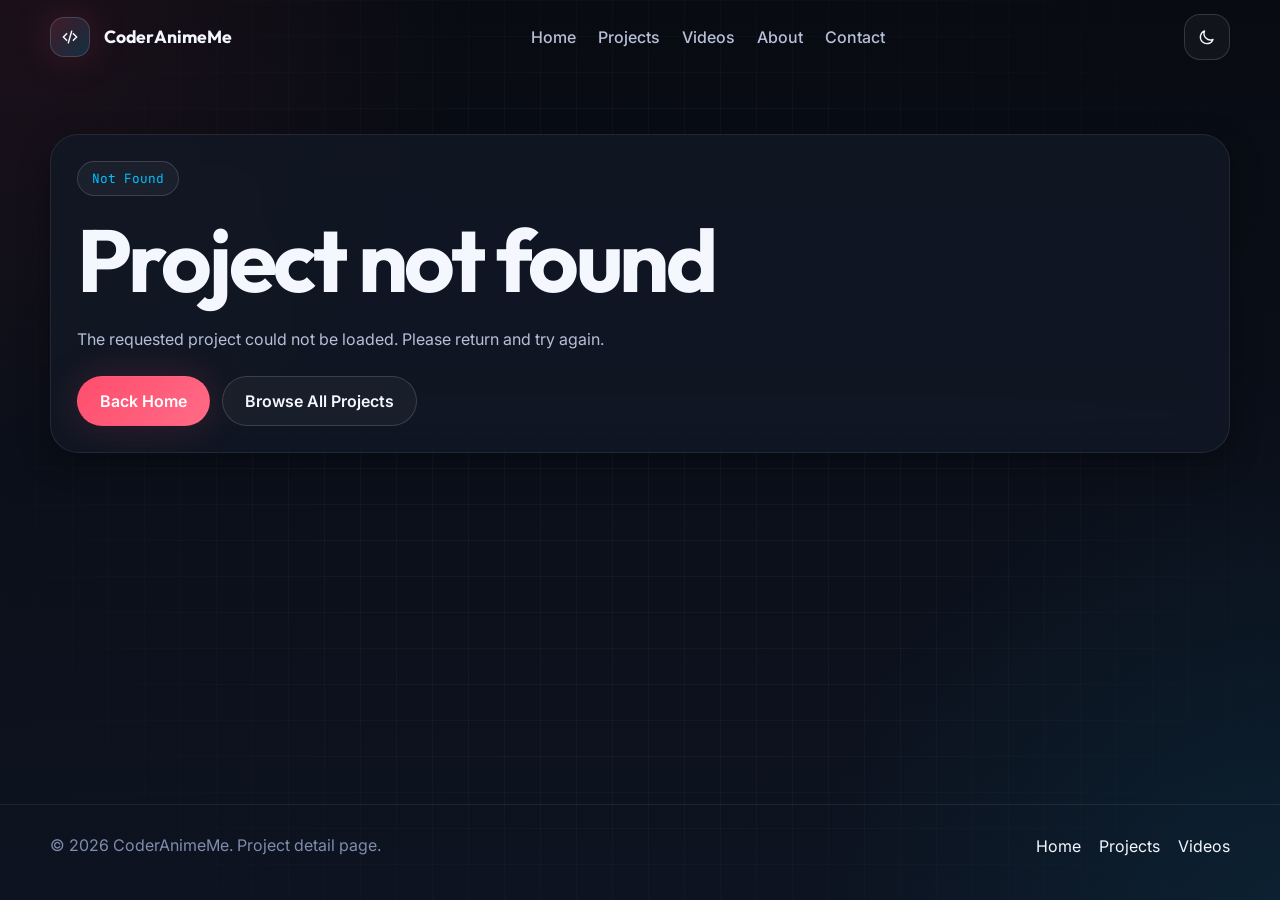
<file: project.html>
<!DOCTYPE html>
<html lang="en">

<head>
  <meta charset="UTF-8">
  <meta name="viewport" content="width=device-width, initial-scale=1.0">
  <title>Project | CoderAnimeMe</title>
  <meta name="description" content="Project detail page for CoderAnimeMe.">
  <meta name="author" content="CoderAnimeMe">
  <meta name="robots" content="index, follow">
  <meta name="theme-color" content="#080b12">
  <link rel="canonical" href="https://coderanimeme.github.io/project.html">

  <link rel="icon" href="assets/images/favicon.svg" type="image/svg+xml">

  <link rel="preconnect" href="https://fonts.googleapis.com">
  <link rel="preconnect" href="https://fonts.gstatic.com" crossorigin>
  <link href="https://fonts.googleapis.com/css2?family=Inter:wght@400;500;600;700;800&family=JetBrains+Mono:wght@400;500;700&family=Outfit:wght@500;600;700;800&display=swap" rel="stylesheet">

  <link rel="stylesheet" href="assets/css/theme.css">
  <link rel="stylesheet" href="assets/css/base.css">
  <link rel="stylesheet" href="assets/css/layout.css">
  <link rel="stylesheet" href="assets/css/components.css">
  <link rel="stylesheet" href="assets/css/animations.css">
  <link rel="stylesheet" href="assets/css/responsive.css">
</head>

<body class="page-shell" data-detail-type="project">

  <header class="navbar" data-navbar>
    <div class="container nav-inner">
      <a href="index.html" class="brand" aria-label="CoderAnimeMe home">
        <span class="brand-mark pulse-glow">
          <svg viewBox="0 0 24 24" fill="none" aria-hidden="true">
            <path d="M8 8L4 12L8 16M16 8L20 12L16 16M14 5L10 19" stroke="currentColor" stroke-width="1.8" stroke-linecap="round" stroke-linejoin="round"/>
          </svg>
        </span>
        <span class="brand-text">CoderAnimeMe</span>
      </a>

      <nav aria-label="Primary navigation">
        <ul class="nav-links">
          <li><a href="index.html" data-nav-link>Home</a></li>
          <li><a href="projects.html" data-nav-link>Projects</a></li>
          <li><a href="videos.html" data-nav-link>Videos</a></li>
          <li><a href="about.html" data-nav-link>About</a></li>
          <li><a href="contact.html" data-nav-link>Contact</a></li>
        </ul>
      </nav>

      <div class="nav-actions">
        <button class="icon-btn" data-theme-toggle aria-label="Toggle theme"></button>
        <button class="icon-btn menu-btn" data-menu-toggle aria-label="Open mobile menu" aria-expanded="false"></button>
      </div>
    </div>

    <div class="mobile-menu glass" data-mobile-menu>
      <ul>
        <li><a href="index.html" data-nav-link data-mobile-link>Home</a></li>
        <li><a href="projects.html" data-nav-link data-mobile-link>Projects</a></li>
        <li><a href="videos.html" data-nav-link data-mobile-link>Videos</a></li>
        <li><a href="about.html" data-nav-link data-mobile-link>About</a></li>
        <li><a href="contact.html" data-nav-link data-mobile-link>Contact</a></li>
      </ul>
    </div>
  </header>

  <main data-detail-root></main>

  <footer class="footer">
    <div class="container footer-inner">
      <p class="footer-copy">© <span data-year></span> CoderAnimeMe. Project detail page.</p>
      <div class="footer-links">
        <a href="index.html">Home</a>
        <a href="projects.html">Projects</a>
        <a href="videos.html">Videos</a>
      </div>
    </div>
  </footer>

  <script src="assets/js/theme.js"></script>
  <script src="assets/js/nav.js"></script>
  <script src="assets/js/animate.js"></script>
  <script src="assets/js/loader.js"></script>
  <script src="assets/js/ui.js"></script>
  <script src="assets/js/main.js"></script>
  <script src="assets/js/detail.js"></script>
</body>
</html>
</file>
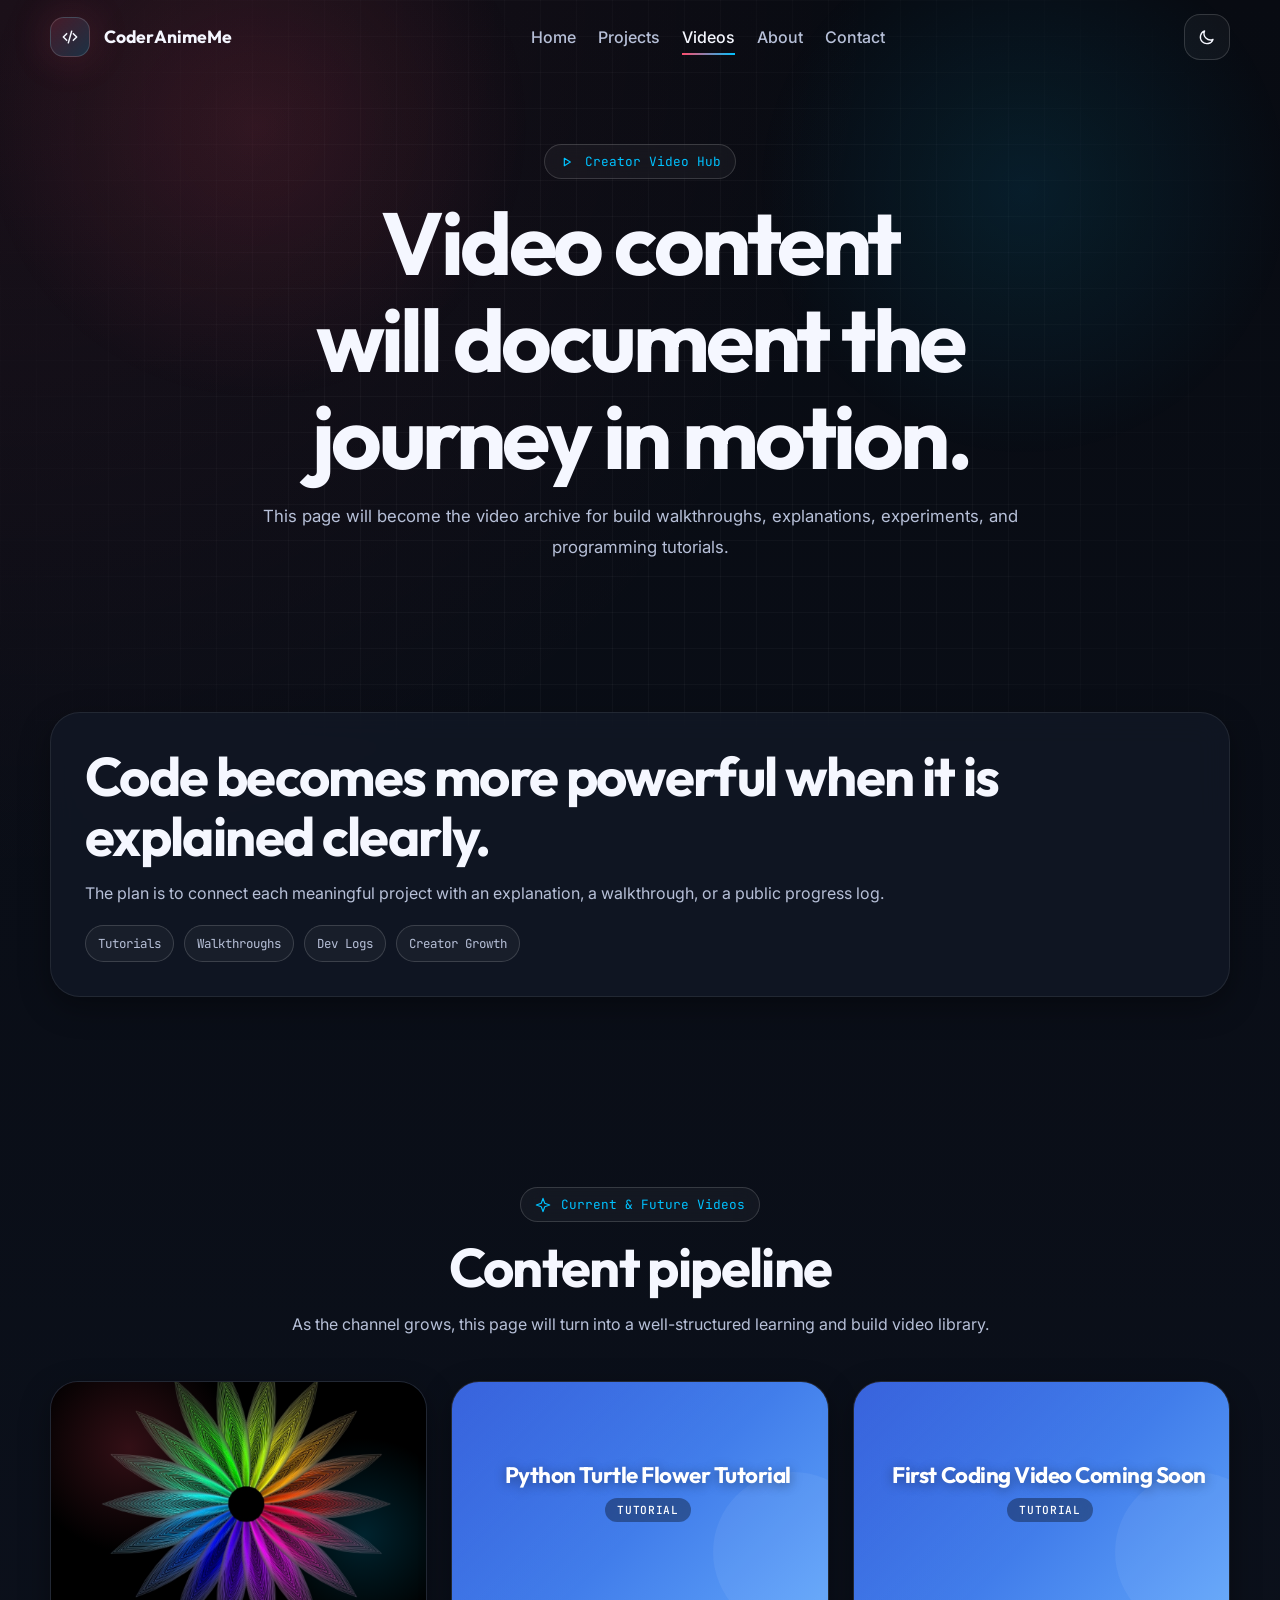
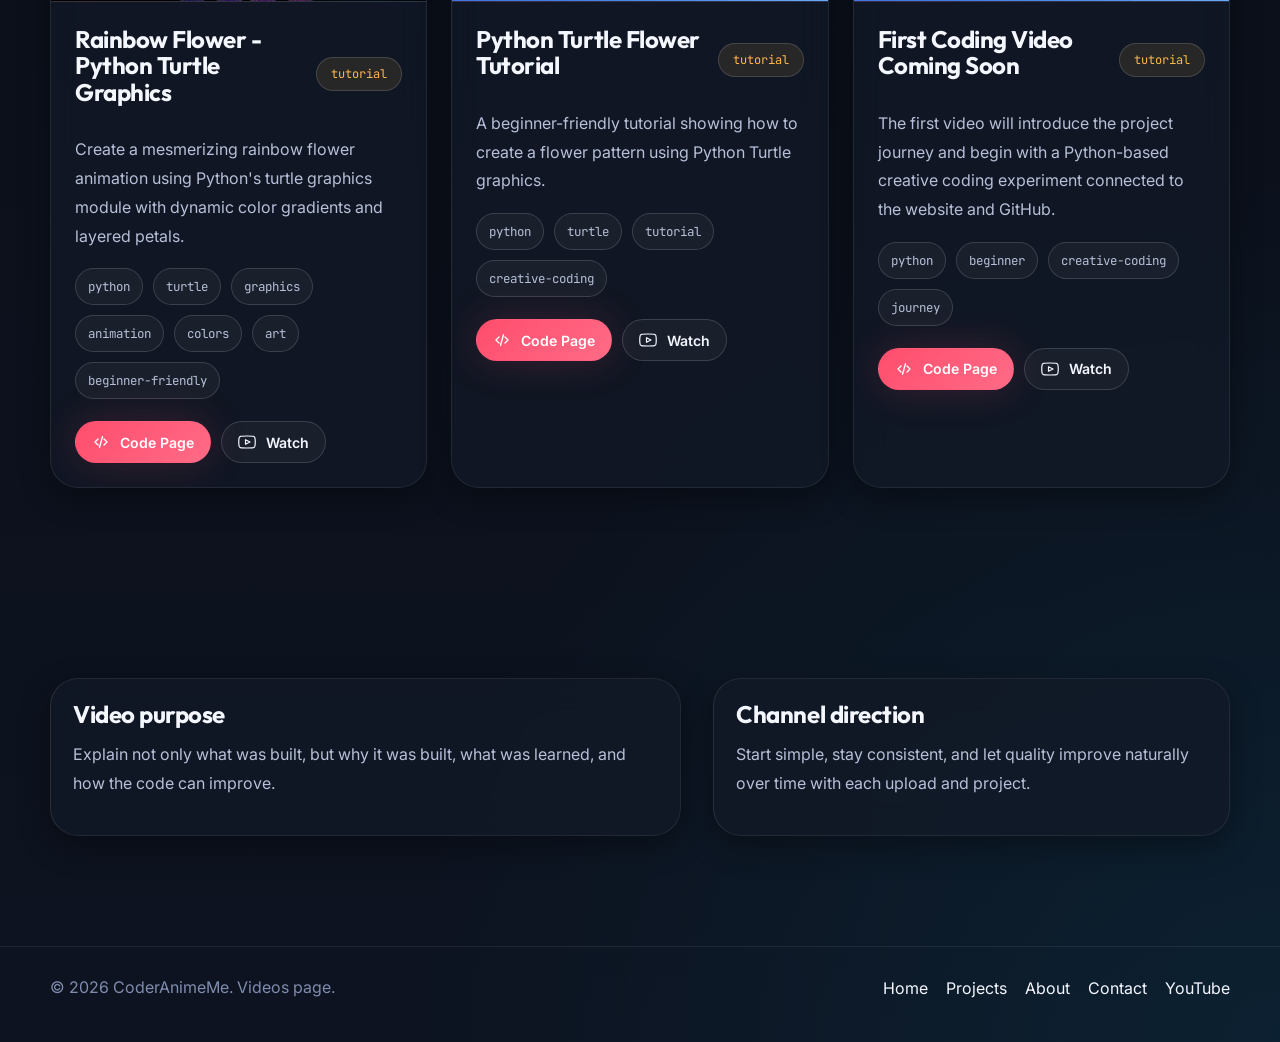
<file: videos.html>
<!DOCTYPE html>
<html lang="en">

<head>
  <meta charset="UTF-8">
  <meta name="viewport" content="width=device-width, initial-scale=1.0">

  <title>Videos | CoderAnimeMe</title>
  <meta name="description" content="Watch the coding journey of CoderAnimeMe through tutorial videos, project walkthroughs, and future programming content on YouTube.">
  <meta name="author" content="CoderAnimeMe">
  <meta name="robots" content="index, follow">
  <meta name="theme-color" content="#080b12">
  <link rel="canonical" href="https://coderanimeme.github.io/videos.html">

  <meta property="og:type" content="website">
  <meta property="og:title" content="Videos | CoderAnimeMe">
  <meta property="og:description" content="A growing video hub for tutorials, coding walkthroughs, and programming content by CoderAnimeMe.">
  <meta property="og:url" content="https://coderanimeme.github.io/videos.html">
  <meta property="og:image" content="https://coderanimeme.github.io/assets/images/og-banner.png">

  <meta name="twitter:card" content="summary_large_image">
  <meta name="twitter:title" content="Videos | CoderAnimeMe">
  <meta name="twitter:description" content="Coding videos and future tutorials by CoderAnimeMe.">
  <meta name="twitter:image" content="https://coderanimeme.github.io/assets/images/og-banner.png">

  <link rel="icon" href="assets/images/favicon.svg" type="image/svg+xml">

  <link rel="preconnect" href="https://fonts.googleapis.com">
  <link rel="preconnect" href="https://fonts.gstatic.com" crossorigin>
  <link href="https://fonts.googleapis.com/css2?family=Inter:wght@400;500;600;700;800&family=JetBrains+Mono:wght@400;500;700&family=Outfit:wght@500;600;700;800&display=swap" rel="stylesheet">

  <link rel="stylesheet" href="assets/css/theme.css">
  <link rel="stylesheet" href="assets/css/base.css">
  <link rel="stylesheet" href="assets/css/layout.css">
  <link rel="stylesheet" href="assets/css/components.css">
  <link rel="stylesheet" href="assets/css/animations.css">
  <link rel="stylesheet" href="assets/css/responsive.css">
</head>

<body class="page-shell">

  <header class="navbar" data-navbar>
    <div class="container nav-inner">
      <a href="index.html" class="brand" aria-label="CoderAnimeMe home">
        <span class="brand-mark pulse-glow">
          <svg viewBox="0 0 24 24" fill="none" aria-hidden="true">
            <path d="M8 8L4 12L8 16M16 8L20 12L16 16M14 5L10 19" stroke="currentColor" stroke-width="1.8" stroke-linecap="round" stroke-linejoin="round"/>
          </svg>
        </span>
        <span class="brand-text">CoderAnimeMe</span>
      </a>

      <nav aria-label="Primary navigation">
        <ul class="nav-links">
          <li><a href="index.html" data-nav-link>Home</a></li>
          <li><a href="projects.html" data-nav-link>Projects</a></li>
          <li><a href="videos.html" data-nav-link>Videos</a></li>
          <li><a href="about.html" data-nav-link>About</a></li>
          <li><a href="contact.html" data-nav-link>Contact</a></li>
        </ul>
      </nav>

      <div class="nav-actions">
        <button class="icon-btn" data-theme-toggle aria-label="Toggle theme"></button>
        <button class="icon-btn menu-btn" data-menu-toggle aria-label="Open mobile menu" aria-expanded="false"></button>
      </div>
    </div>

    <div class="mobile-menu glass" data-mobile-menu>
      <ul>
        <li><a href="index.html" data-nav-link data-mobile-link>Home</a></li>
        <li><a href="projects.html" data-nav-link data-mobile-link>Projects</a></li>
        <li><a href="videos.html" data-nav-link data-mobile-link>Videos</a></li>
        <li><a href="about.html" data-nav-link data-mobile-link>About</a></li>
        <li><a href="contact.html" data-nav-link data-mobile-link>Contact</a></li>
      </ul>
    </div>
  </header>

  <main>

    <section class="page-hero">
      <div class="container page-hero-inner reveal">
        <div class="kicker">
          <svg viewBox="0 0 24 24" width="16" height="16" fill="none" aria-hidden="true">
            <path d="M8 6.5V17.5L17 12L8 6.5Z" stroke="currentColor" stroke-width="1.8" stroke-linejoin="round"/>
          </svg>
          Creator Video Hub
        </div>
        <h1 class="page-hero-title">Video content will document the journey in motion.</h1>
        <p class="page-hero-text">
          This page will become the video archive for build walkthroughs, explanations, experiments, and programming tutorials.
        </p>
      </div>
    </section>

    <section class="section-tight">
      <div class="container">
        <div class="card cta-banner reveal">
          <div style="position:relative;z-index:1;">
            <h2>Code becomes more powerful when it is explained clearly.</h2>
            <p>
              The plan is to connect each meaningful project with an explanation, a walkthrough, or a public progress log.
            </p>
            <div class="badges">
              <span class="badge">Tutorials</span>
              <span class="badge">Walkthroughs</span>
              <span class="badge">Dev Logs</span>
              <span class="badge">Creator Growth</span>
            </div>
          </div>
        </div>
      </div>
    </section>

    <section class="section">
      <div class="container">
        <div class="section-head reveal">
          <div class="kicker">
            <svg viewBox="0 0 24 24" width="16" height="16" fill="none" aria-hidden="true">
              <path d="M12 2L14.6 9.4L22 12L14.6 14.6L12 22L9.4 14.6L2 12L9.4 9.4L12 2Z" stroke="currentColor" stroke-width="1.8" stroke-linejoin="round"/>
            </svg>
            Current & Future Videos
          </div>
          <h2 class="section-title">Content pipeline</h2>
          <p class="section-text">
            As the channel grows, this page will turn into a well-structured learning and build video library.
          </p>
        </div>

        <div class="grid-auto" data-videos-grid></div>
      </div>
    </section>

    <section class="section-tight">
      <div class="container">
        <div class="grid-2">
          <article class="card timeline-item reveal">
            <h3>Video purpose</h3>
            <p>
              Explain not only what was built, but why it was built, what was learned, and how the code can improve.
            </p>
          </article>

          <article class="card timeline-item reveal">
            <h3>Channel direction</h3>
            <p>
              Start simple, stay consistent, and let quality improve naturally over time with each upload and project.
            </p>
          </article>
        </div>
      </div>
    </section>

  </main>

  <footer class="footer">
    <div class="container footer-inner">
      <p class="footer-copy">© <span data-year></span> CoderAnimeMe. Videos page.</p>
      <div class="footer-links">
        <a href="index.html">Home</a>
        <a href="projects.html">Projects</a>
        <a href="about.html">About</a>
        <a href="contact.html">Contact</a>
        <a href="https://youtube.com/@coderanimeme" target="_blank" rel="noopener noreferrer">YouTube</a>
      </div>
    </div>
  </footer>

  <script src="assets/js/theme.js"></script>
  <script src="assets/js/nav.js"></script>
  <script src="assets/js/animate.js"></script>
  <script src="assets/js/loader.js"></script>
  <script src="assets/js/ui.js"></script>
  <script src="assets/js/main.js"></script>
</body>
</html>
</file>
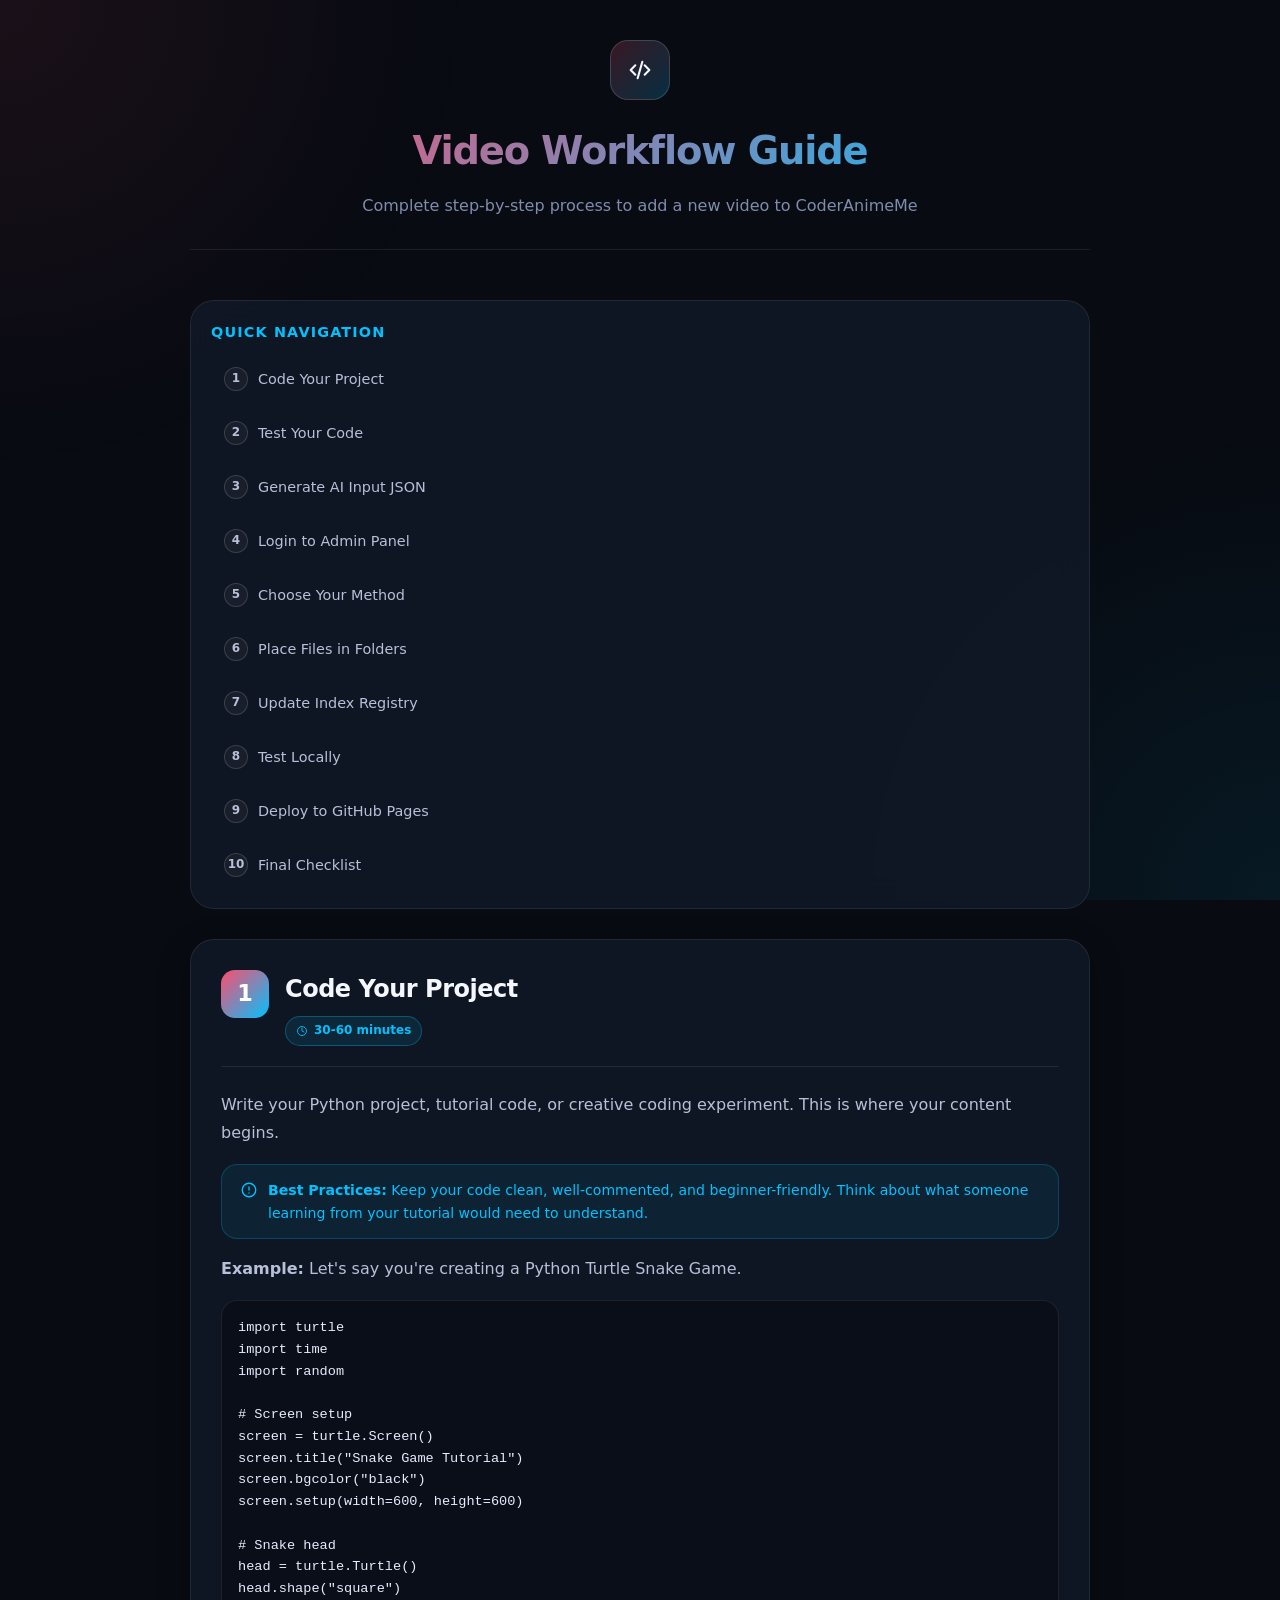
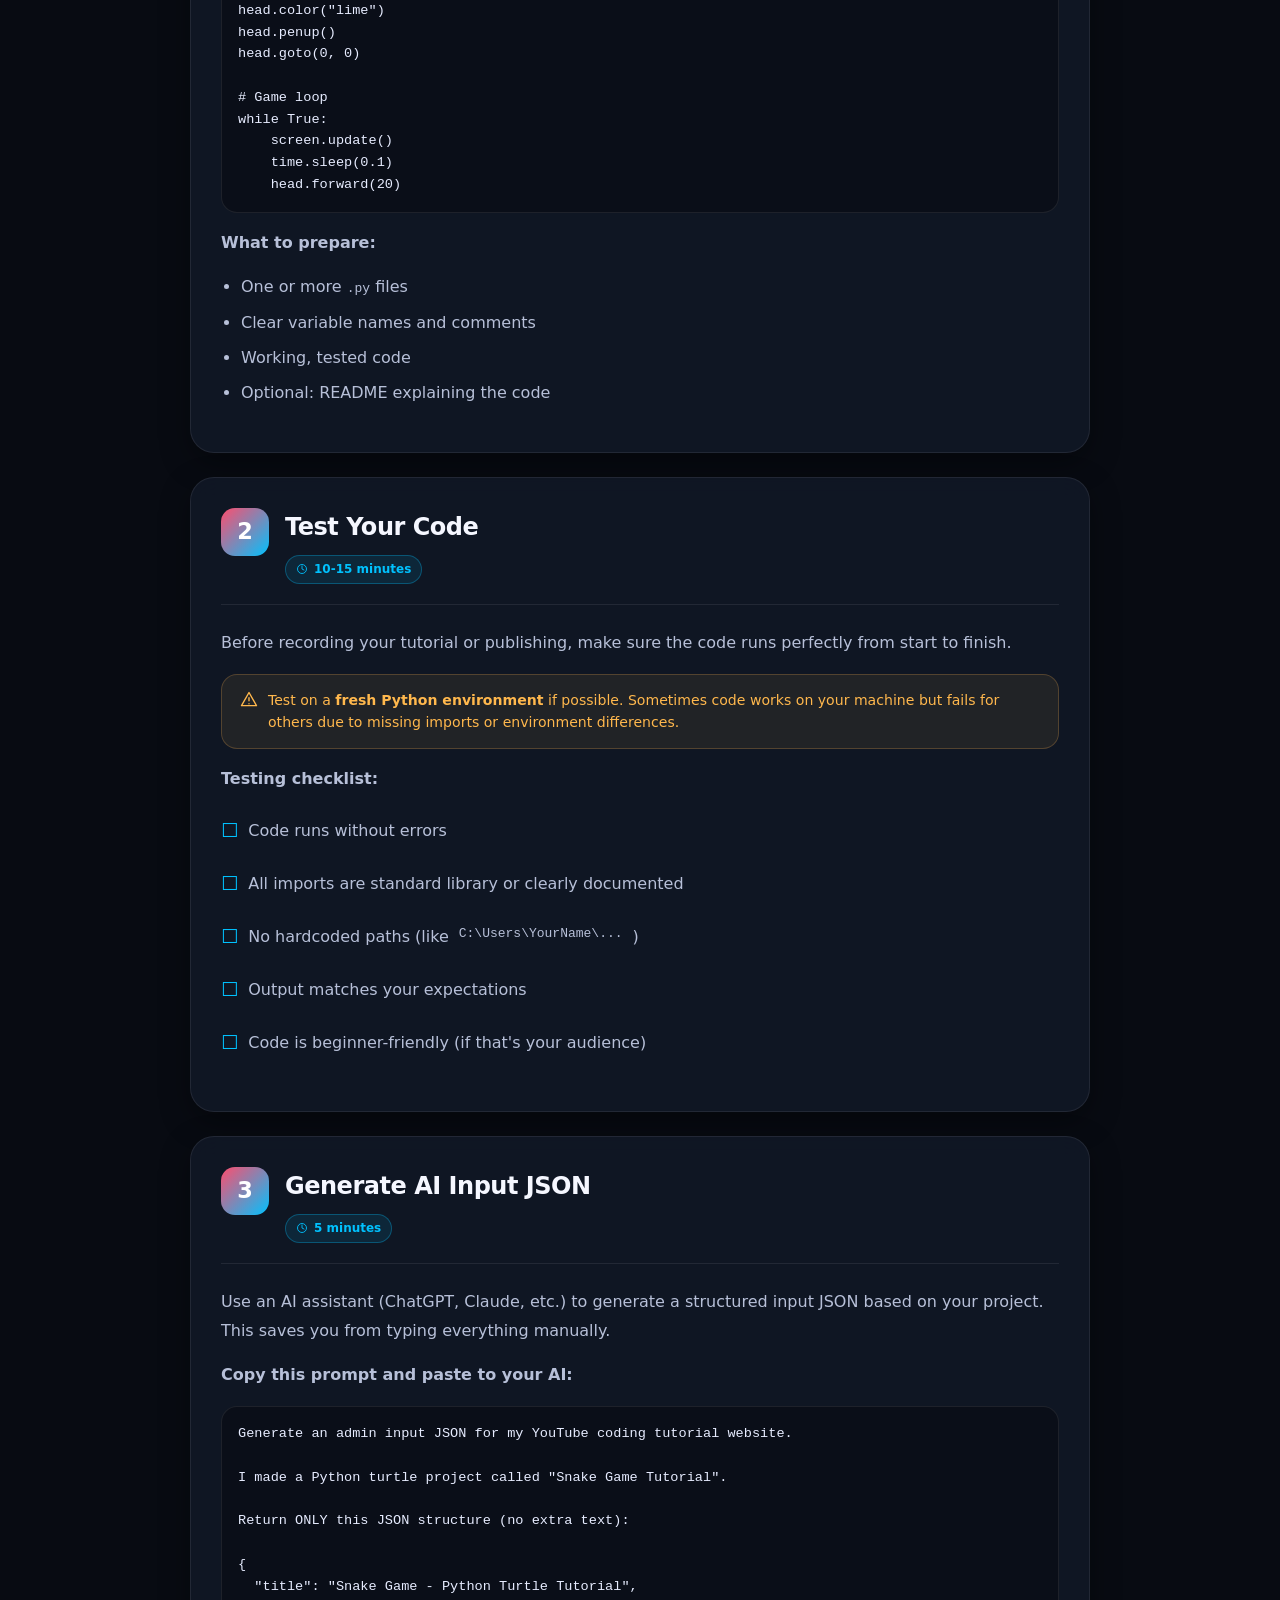
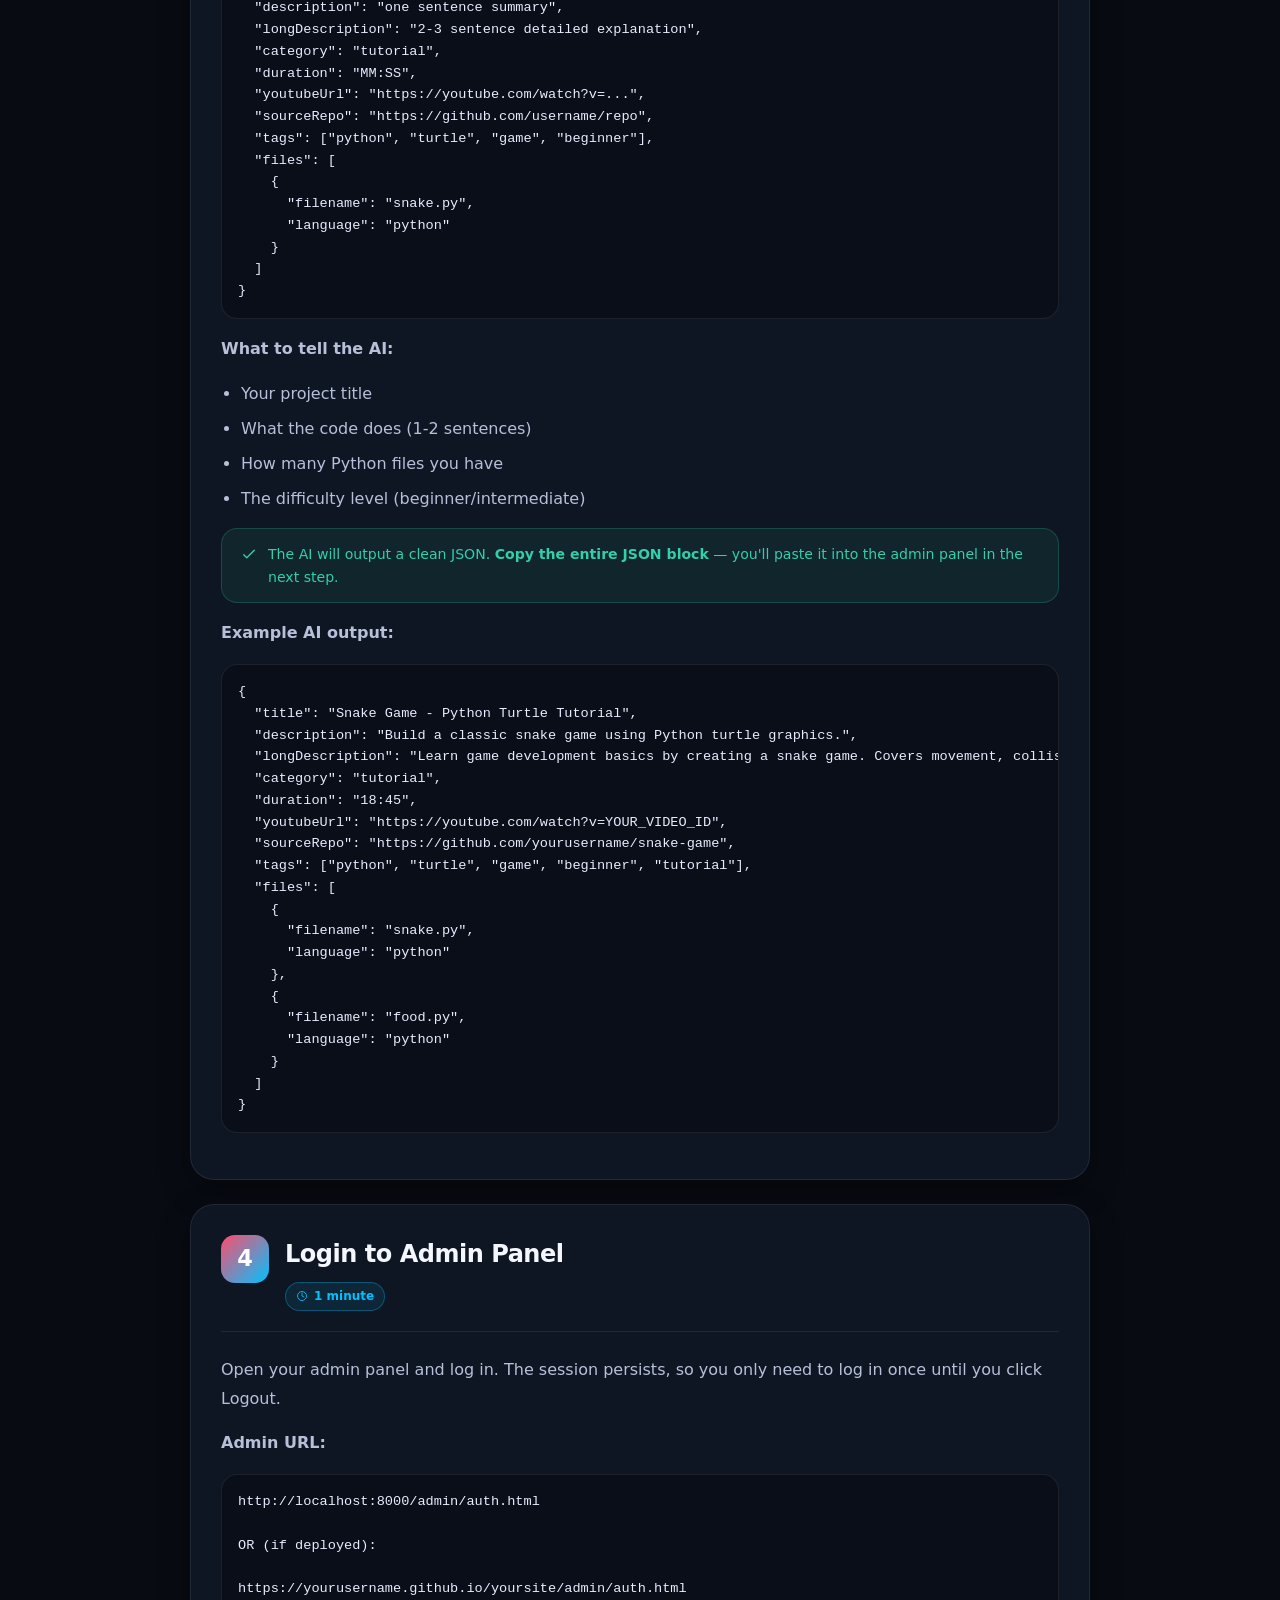
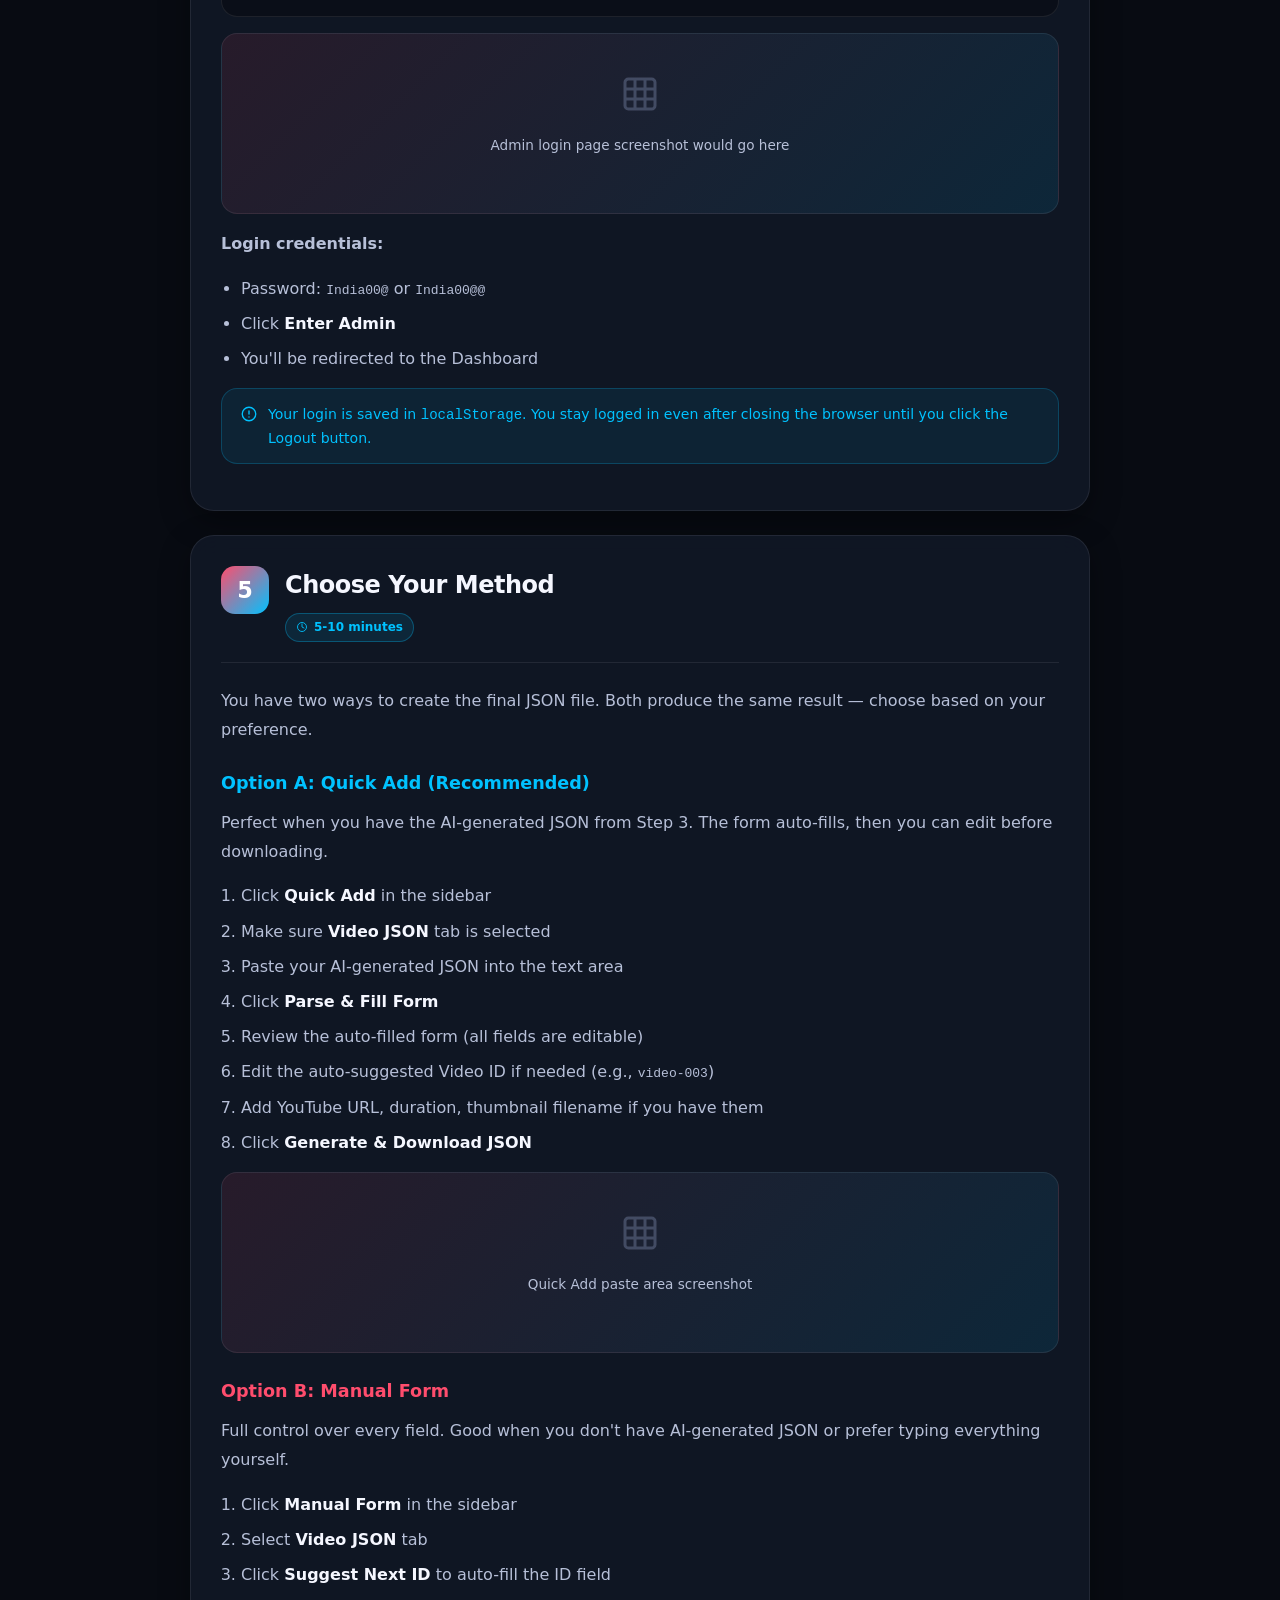
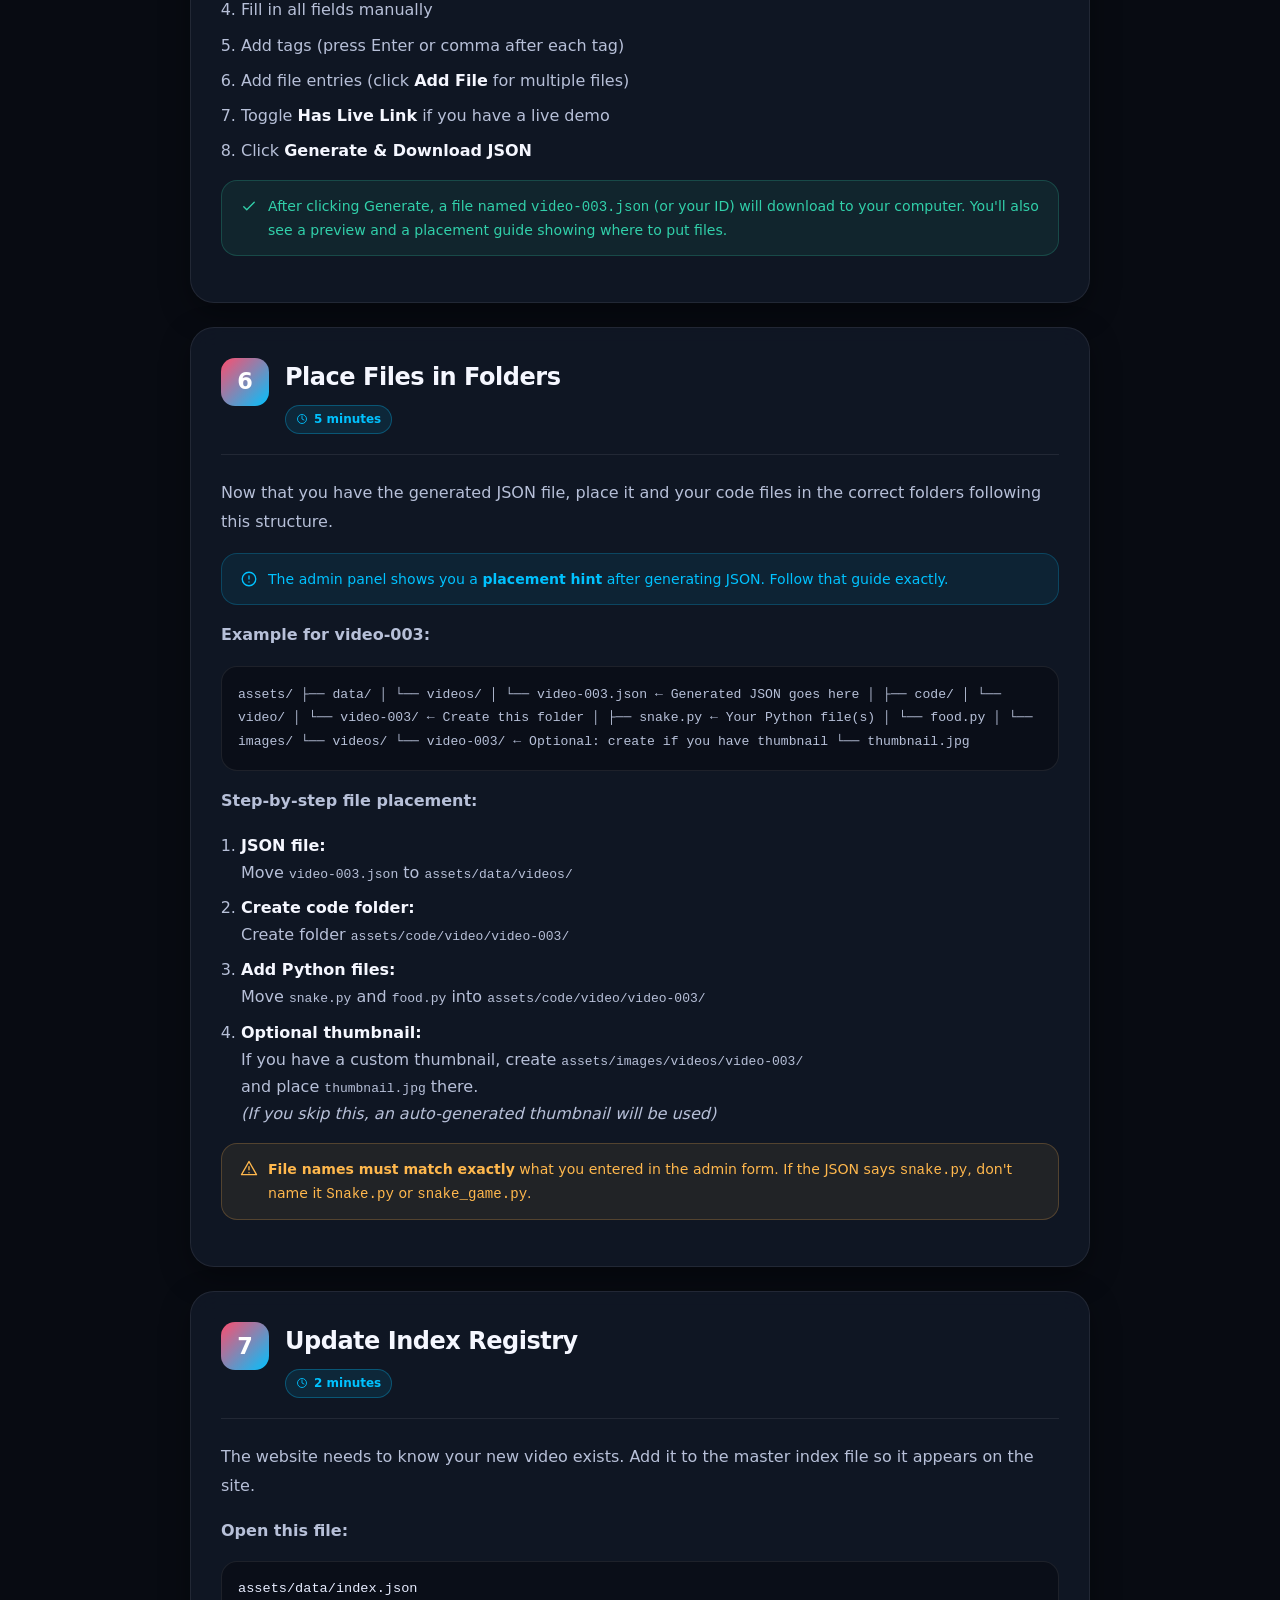
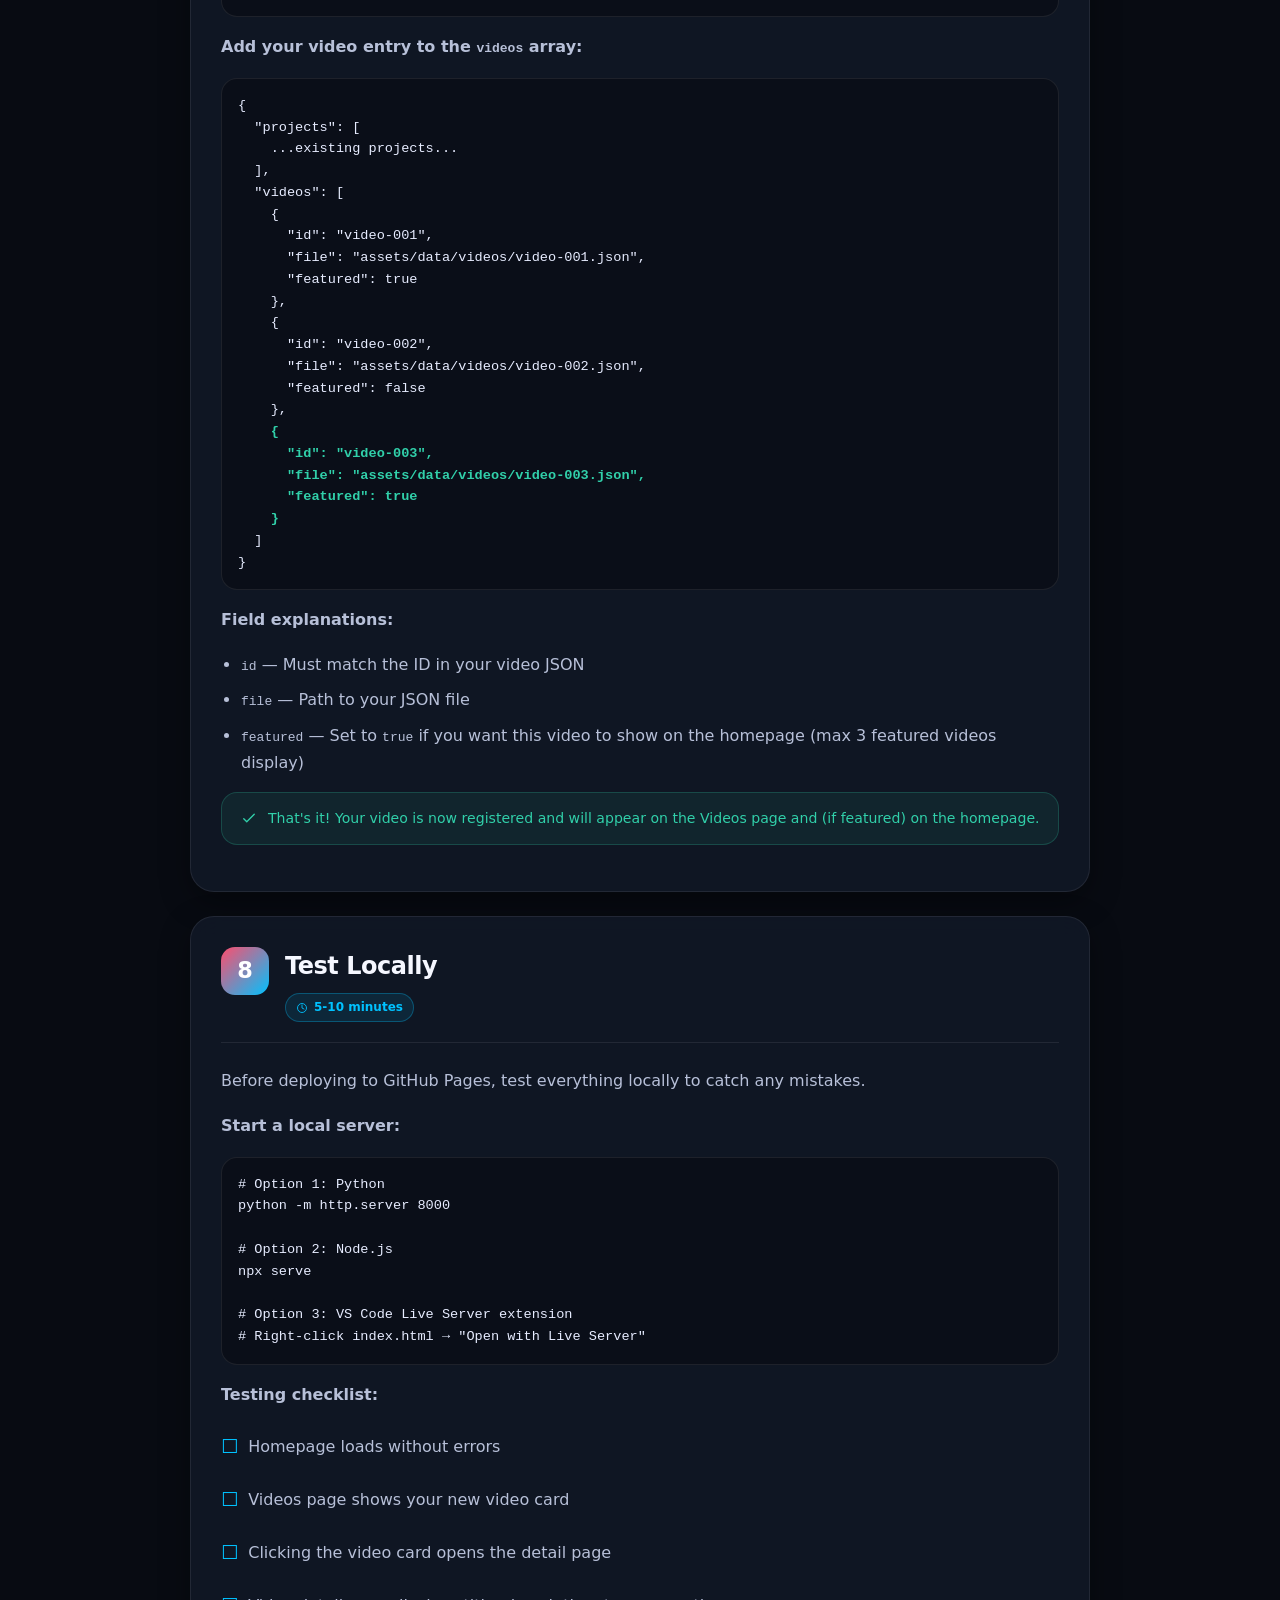
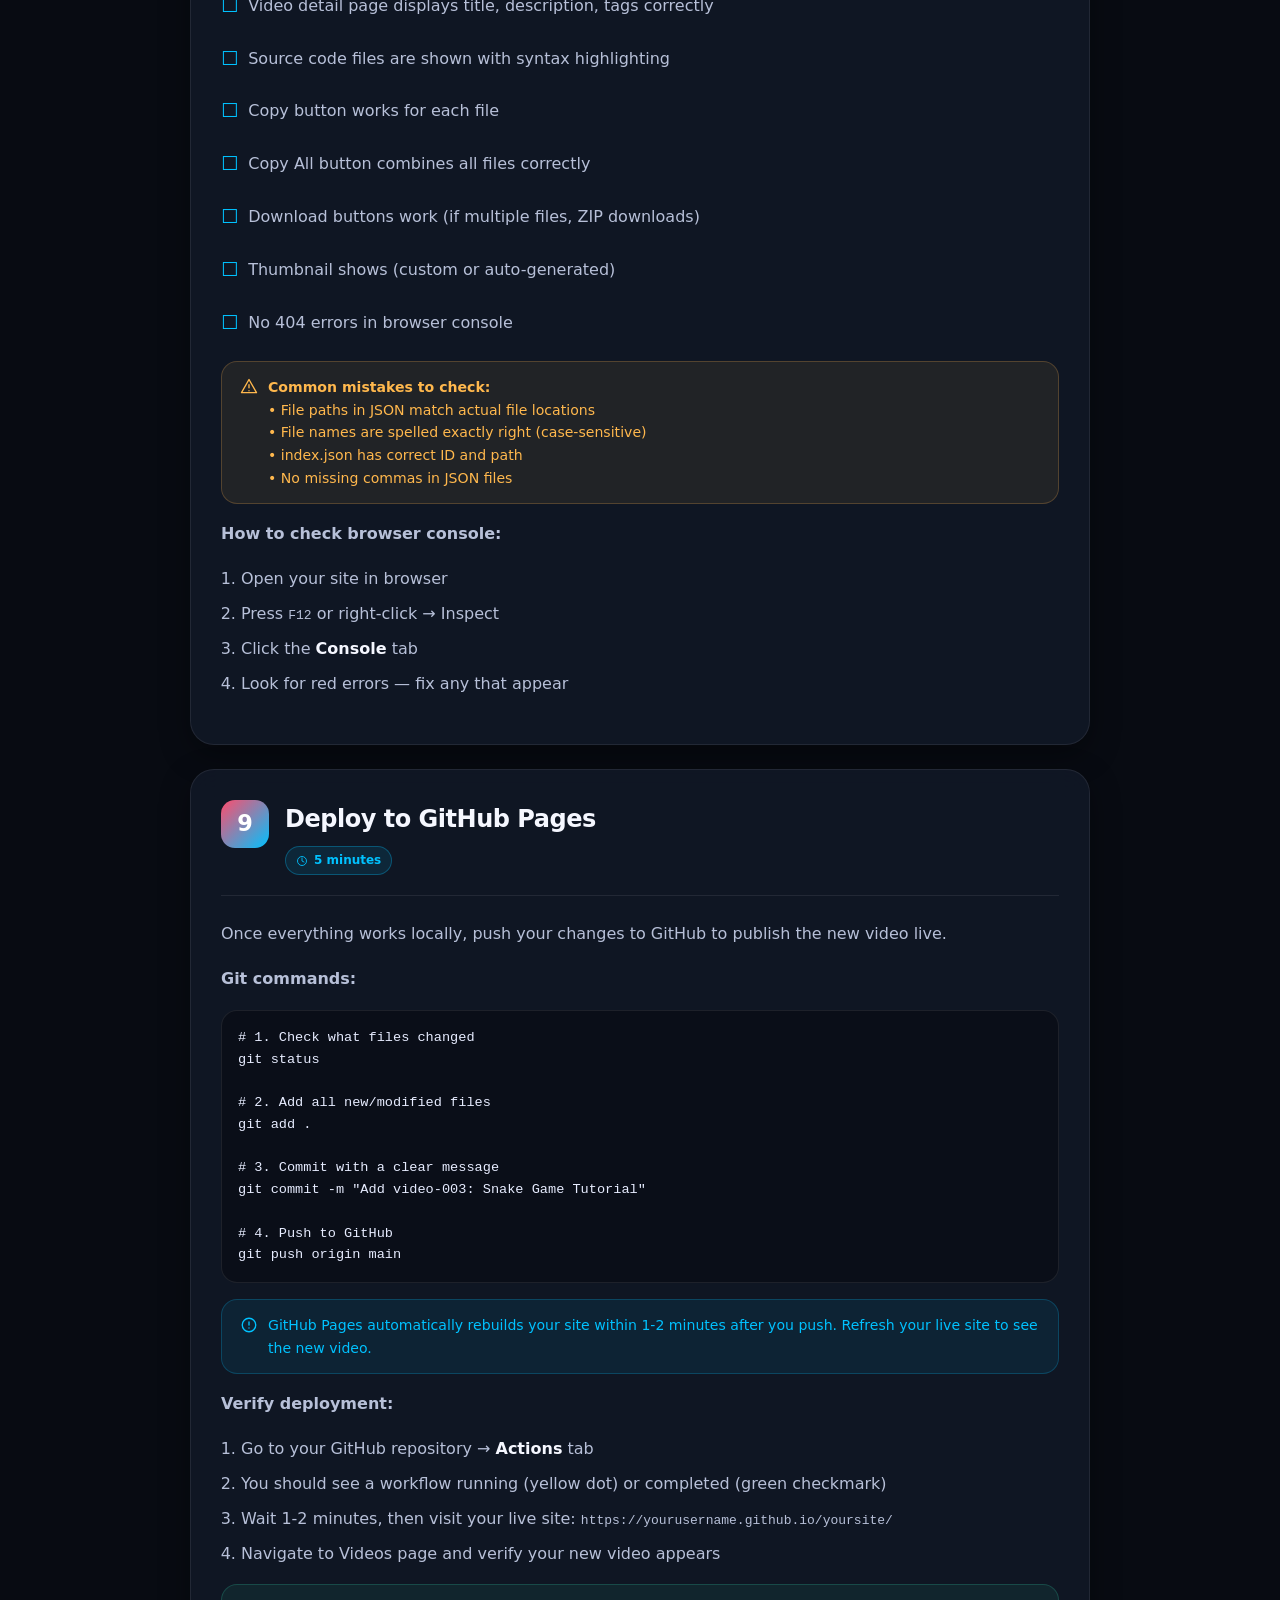
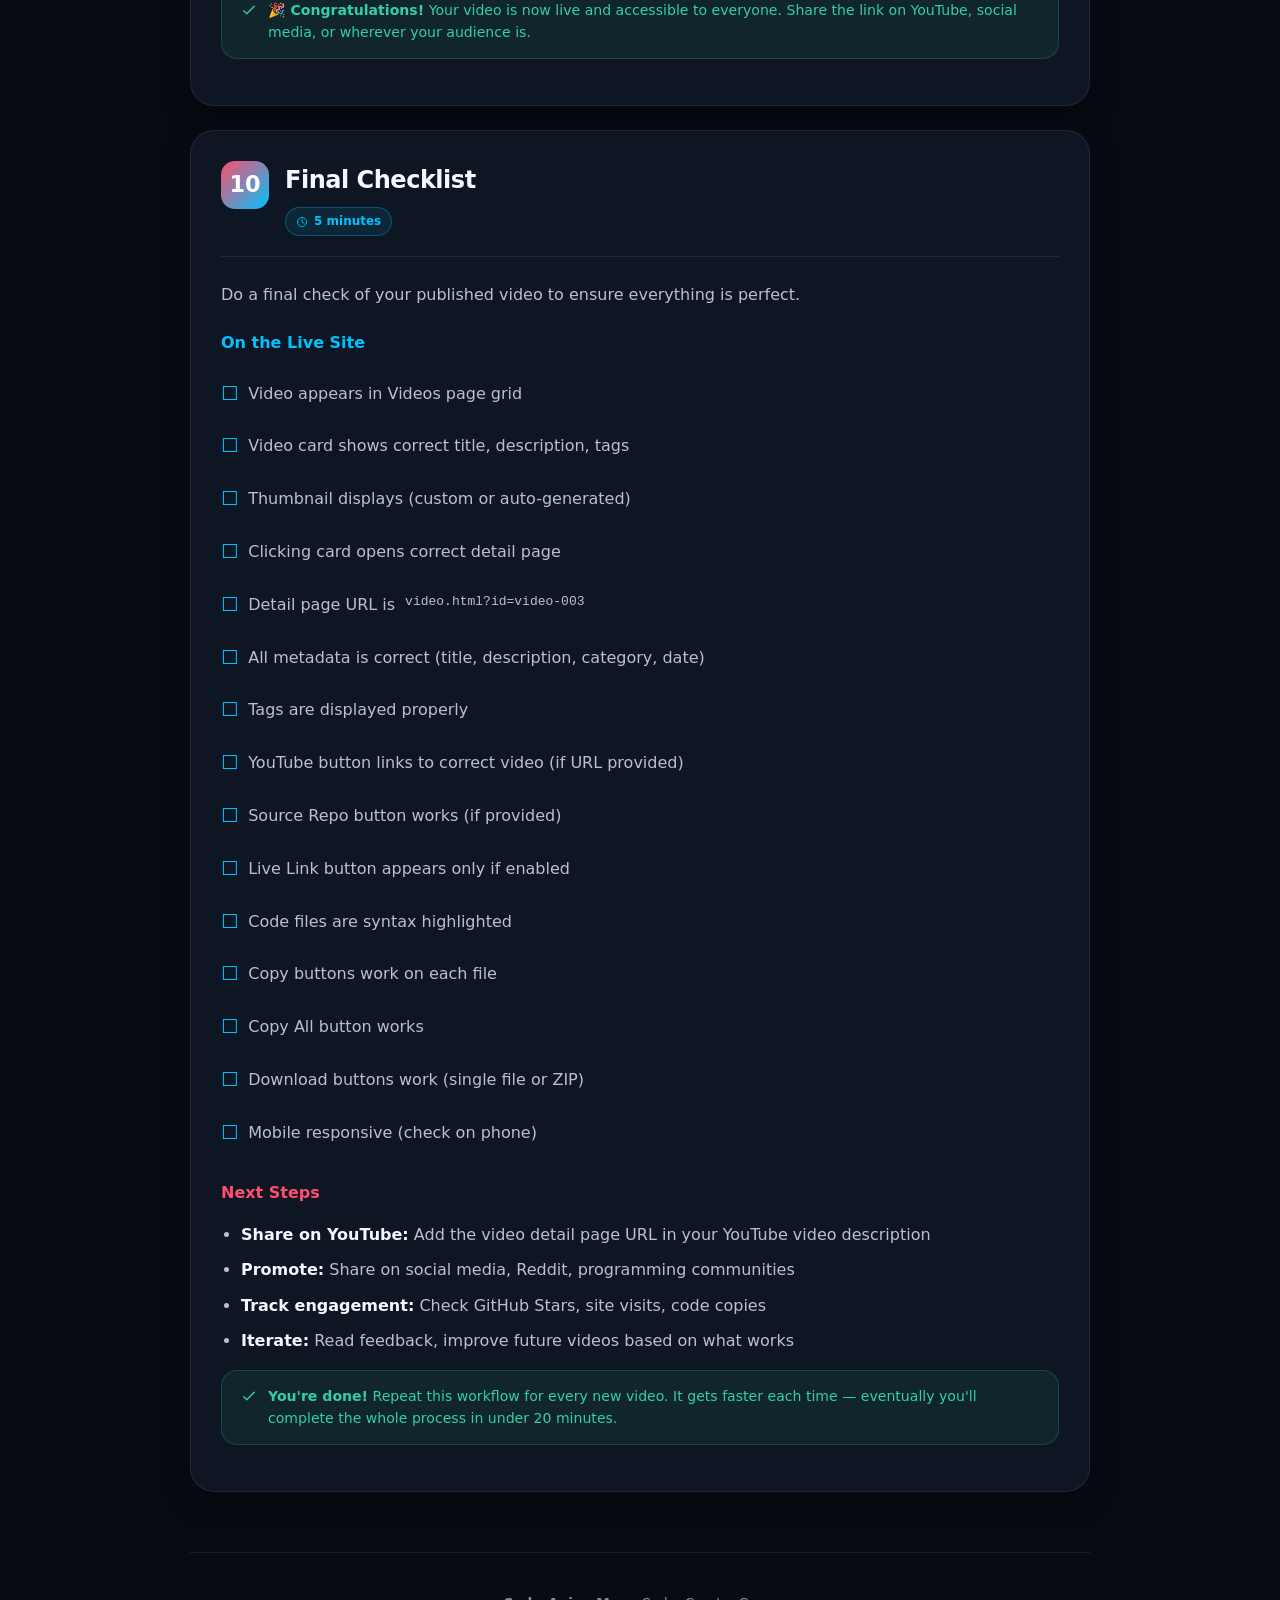
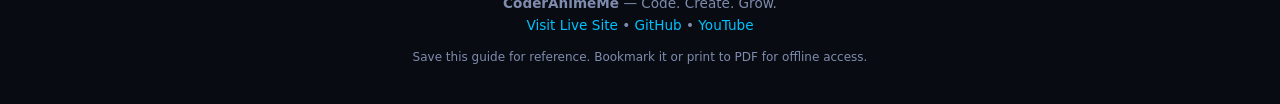
<file: workflow-guide.html>
<!DOCTYPE html>
<html lang="en">
<head>
  <meta charset="UTF-8">
  <meta name="viewport" content="width=device-width, initial-scale=1.0">
  <title>Video Workflow Guide | CoderAnimeMe</title>
  <style>
    /* ===== RESET & BASE ===== */
    * {
      margin: 0;
      padding: 0;
      box-sizing: border-box;
    }

    :root {
      --bg-1: #080b12;
      --bg-2: #0d1320;
      --surface: rgba(18, 25, 40, 0.80);
      --surface-lite: rgba(255, 255, 255, 0.04);
      --text-1: #f5f7ff;
      --text-2: #b7c0d8;
      --text-3: #7f8cad;
      --line: rgba(255, 255, 255, 0.08);
      --line-strong: rgba(255, 255, 255, 0.15);
      --pink: #ff4d6d;
      --cyan: #00c2ff;
      --green: #31d0aa;
      --amber: #ffb84d;
      --purple: #7c5cff;
      --radius-sm: 10px;
      --radius-md: 16px;
      --radius-lg: 24px;
      --shadow-1: 0 10px 30px rgba(0,0,0,0.35);
    }

    body {
      font-family: 'Segoe UI', system-ui, -apple-system, sans-serif;
      background: var(--bg-1);
      color: var(--text-1);
      line-height: 1.6;
      padding: 40px 20px;
    }

    body::before {
      content: "";
      position: fixed;
      inset: 0;
      background:
        radial-gradient(circle at top left, rgba(255,77,109,0.08), transparent 30%),
        radial-gradient(circle at bottom right, rgba(0,194,255,0.08), transparent 30%);
      pointer-events: none;
      z-index: -1;
    }

    .container {
      max-width: 900px;
      margin: 0 auto;
    }

    /* ===== HEADER ===== */
    .header {
      text-align: center;
      margin-bottom: 50px;
      padding-bottom: 30px;
      border-bottom: 1px solid var(--line);
    }

    .logo {
      width: 60px;
      height: 60px;
      margin: 0 auto 20px;
      border-radius: 18px;
      background: linear-gradient(135deg,
        rgba(255,77,109,0.2),
        rgba(0,194,255,0.2));
      border: 1px solid var(--line-strong);
      display: flex;
      align-items: center;
      justify-content: center;
    }

    .logo svg {
      width: 28px;
      height: 28px;
    }

    h1 {
      font-size: 2.4rem;
      margin-bottom: 12px;
      background: linear-gradient(135deg, var(--pink), var(--cyan));
      -webkit-background-clip: text;
      -webkit-text-fill-color: transparent;
      background-clip: text;
      letter-spacing: -0.03em;
    }

    .subtitle {
      color: var(--text-3);
      font-size: 1rem;
    }

    /* ===== NAVIGATION ===== */
    .nav {
      background: var(--surface);
      border: 1px solid var(--line);
      border-radius: var(--radius-lg);
      padding: 20px;
      margin-bottom: 30px;
      backdrop-filter: blur(16px);
    }

    .nav h3 {
      margin-bottom: 12px;
      font-size: 0.9rem;
      text-transform: uppercase;
      letter-spacing: 0.08em;
      color: var(--cyan);
    }

    .nav ol {
      list-style: none;
      display: grid;
      gap: 8px;
    }

    .nav a {
      display: flex;
      align-items: center;
      gap: 10px;
      padding: 10px 12px;
      border-radius: var(--radius-sm);
      color: var(--text-2);
      text-decoration: none;
      font-size: 0.9rem;
      transition: all 0.2s ease;
      border: 1px solid transparent;
    }

    .nav a:hover {
      background: var(--surface-lite);
      border-color: var(--line-strong);
      color: var(--text-1);
    }

    .nav .step-num {
      display: inline-flex;
      align-items: center;
      justify-content: center;
      width: 24px;
      height: 24px;
      border-radius: 50%;
      background: var(--surface-lite);
      border: 1px solid var(--line-strong);
      font-size: 0.75rem;
      font-weight: 700;
      flex-shrink: 0;
    }

    /* ===== SECTIONS ===== */
    .step {
      background: var(--surface);
      border: 1px solid var(--line);
      border-radius: var(--radius-lg);
      padding: 30px;
      margin-bottom: 24px;
      backdrop-filter: blur(16px);
      box-shadow: var(--shadow-1);
      scroll-margin-top: 20px;
    }

    .step-header {
      display: flex;
      align-items: flex-start;
      gap: 16px;
      margin-bottom: 24px;
      padding-bottom: 20px;
      border-bottom: 1px solid var(--line);
    }

    .step-number {
      width: 48px;
      height: 48px;
      border-radius: 14px;
      background: linear-gradient(135deg, var(--pink), var(--cyan));
      display: flex;
      align-items: center;
      justify-content: center;
      font-size: 1.4rem;
      font-weight: 800;
      flex-shrink: 0;
      color: white;
    }

    .step h2 {
      font-size: 1.5rem;
      margin-bottom: 8px;
      letter-spacing: -0.02em;
    }

    .step-time {
      display: inline-flex;
      align-items: center;
      gap: 6px;
      padding: 4px 10px;
      background: rgba(0,194,255,0.1);
      border: 1px solid rgba(0,194,255,0.3);
      border-radius: 999px;
      font-size: 0.75rem;
      color: var(--cyan);
      font-weight: 600;
    }

    .step p {
      color: var(--text-2);
      margin-bottom: 16px;
      line-height: 1.8;
    }

    .step ul,
    .step ol {
      margin-left: 20px;
      margin-bottom: 16px;
    }

    .step li {
      color: var(--text-2);
      margin-bottom: 8px;
      line-height: 1.7;
    }

    .step li strong {
      color: var(--text-1);
    }

    /* ===== CODE BLOCKS ===== */
    .code-block {
      background: rgba(0,0,0,0.3);
      border: 1px solid var(--line);
      border-radius: var(--radius-md);
      padding: 16px;
      margin: 16px 0;
      font-family: 'Courier New', monospace;
      font-size: 0.85rem;
      color: #e7ecff;
      overflow-x: auto;
      line-height: 1.6;
    }

    .code-block pre {
      margin: 0;
    }

    /* ===== ALERTS ===== */
    .alert {
      padding: 14px 18px;
      border-radius: var(--radius-md);
      margin: 16px 0;
      font-size: 0.88rem;
      display: flex;
      align-items: flex-start;
      gap: 10px;
    }

    .alert svg {
      width: 18px;
      height: 18px;
      flex-shrink: 0;
      margin-top: 2px;
    }

    .alert-info {
      background: rgba(0,194,255,0.08);
      border: 1px solid rgba(0,194,255,0.22);
      color: var(--cyan);
    }

    .alert-success {
      background: rgba(49,208,170,0.08);
      border: 1px solid rgba(49,208,170,0.22);
      color: var(--green);
    }

    .alert-warning {
      background: rgba(255,184,77,0.08);
      border: 1px solid rgba(255,184,77,0.22);
      color: var(--amber);
    }

    /* ===== SCREENSHOTS ===== */
    .screenshot-placeholder {
      background: linear-gradient(135deg,
        rgba(255,77,109,0.1),
        rgba(0,194,255,0.1));
      border: 1px solid var(--line);
      border-radius: var(--radius-md);
      padding: 40px 20px;
      text-align: center;
      color: var(--text-3);
      font-size: 0.85rem;
      margin: 16px 0;
    }

    .screenshot-placeholder svg {
      width: 40px;
      height: 40px;
      margin-bottom: 12px;
      opacity: 0.4;
    }

    /* ===== FILE TREE ===== */
    .file-tree {
      background: rgba(0,0,0,0.3);
      border: 1px solid var(--line);
      border-radius: var(--radius-md);
      padding: 16px;
      font-family: 'Courier New', monospace;
      font-size: 0.82rem;
      color: var(--text-2);
      line-height: 1.8;
      margin: 16px 0;
    }

    /* ===== CHECKLIST ===== */
    .checklist {
      list-style: none;
      margin-left: 0 !important;
    }

    .checklist li {
      display: flex;
      align-items: flex-start;
      gap: 10px;
      padding: 8px 0;
    }

    .checklist li::before {
      content: "☐";
      font-size: 1.2rem;
      color: var(--cyan);
      line-height: 1.5;
    }

    /* ===== FOOTER ===== */
    .footer {
      text-align: center;
      padding-top: 40px;
      margin-top: 60px;
      border-top: 1px solid var(--line);
      color: var(--text-3);
      font-size: 0.85rem;
    }

    .footer a {
      color: var(--cyan);
      text-decoration: none;
    }

    .footer a:hover {
      text-decoration: underline;
    }

    /* ===== RESPONSIVE ===== */
    @media (max-width: 640px) {
      body {
        padding: 20px 16px;
      }

      h1 {
        font-size: 1.8rem;
      }

      .step {
        padding: 20px;
      }

      .step h2 {
        font-size: 1.2rem;
      }

      .step-number {
        width: 40px;
        height: 40px;
        font-size: 1.2rem;
      }
    }
  </style>
</head>
<body>

  <div class="container">

    <!-- HEADER -->
    <header class="header">
      <div class="logo">
        <svg viewBox="0 0 24 24" fill="none">
          <path d="M8 8L4 12L8 16M16 8L20 12L16 16M14 5L10 19"
            stroke="currentColor" stroke="white" stroke-width="1.8"
            stroke-linecap="round" stroke-linejoin="round"/>
        </svg>
      </div>
      <h1>Video Workflow Guide</h1>
      <p class="subtitle">
        Complete step-by-step process to add a new video to CoderAnimeMe
      </p>
    </header>

    <!-- NAVIGATION -->
    <nav class="nav">
      <h3>Quick Navigation</h3>
      <ol>
        <li>
          <a href="#step1">
            <span class="step-num">1</span>
            Code Your Project
          </a>
        </li>
        <li>
          <a href="#step2">
            <span class="step-num">2</span>
            Test Your Code
          </a>
        </li>
        <li>
          <a href="#step3">
            <span class="step-num">3</span>
            Generate AI Input JSON
          </a>
        </li>
        <li>
          <a href="#step4">
            <span class="step-num">4</span>
            Login to Admin Panel
          </a>
        </li>
        <li>
          <a href="#step5">
            <span class="step-num">5</span>
            Choose Your Method
          </a>
        </li>
        <li>
          <a href="#step6">
            <span class="step-num">6</span>
            Place Files in Folders
          </a>
        </li>
        <li>
          <a href="#step7">
            <span class="step-num">7</span>
            Update Index Registry
          </a>
        </li>
        <li>
          <a href="#step8">
            <span class="step-num">8</span>
            Test Locally
          </a>
        </li>
        <li>
          <a href="#step9">
            <span class="step-num">9</span>
            Deploy to GitHub Pages
          </a>
        </li>
        <li>
          <a href="#step10">
            <span class="step-num">10</span>
            Final Checklist
          </a>
        </li>
      </ol>
    </nav>

    <!-- STEP 1 -->
    <section class="step" id="step1">
      <div class="step-header">
        <div class="step-number">1</div>
        <div>
          <h2>Code Your Project</h2>
          <span class="step-time">
            <svg viewBox="0 0 24 24" width="12" height="12" fill="none">
              <circle cx="12" cy="12" r="9" stroke="currentColor" stroke-width="1.8"/>
              <path d="M12 6V12L16 14" stroke="currentColor" stroke-width="1.8"
                stroke-linecap="round"/>
            </svg>
            30-60 minutes
          </span>
        </div>
      </div>

      <p>
        Write your Python project, tutorial code, or creative coding experiment.
        This is where your content begins.
      </p>

      <div class="alert alert-info">
        <svg viewBox="0 0 24 24" fill="none">
          <circle cx="12" cy="12" r="9" stroke="currentColor" stroke-width="1.8"/>
          <path d="M12 8V12M12 16H12.01" stroke="currentColor"
            stroke-width="1.8" stroke-linecap="round"/>
        </svg>
        <div>
          <strong>Best Practices:</strong> Keep your code clean, well-commented,
          and beginner-friendly. Think about what someone learning from your
          tutorial would need to understand.
        </div>
      </div>

      <p><strong>Example:</strong> Let's say you're creating a Python Turtle Snake Game.</p>

      <div class="code-block">
<pre>import turtle
import time
import random

# Screen setup
screen = turtle.Screen()
screen.title("Snake Game Tutorial")
screen.bgcolor("black")
screen.setup(width=600, height=600)

# Snake head
head = turtle.Turtle()
head.shape("square")
head.color("lime")
head.penup()
head.goto(0, 0)

# Game loop
while True:
    screen.update()
    time.sleep(0.1)
    head.forward(20)</pre>
      </div>

      <p><strong>What to prepare:</strong></p>
      <ul>
        <li>One or more <code>.py</code> files</li>
        <li>Clear variable names and comments</li>
        <li>Working, tested code</li>
        <li>Optional: README explaining the code</li>
      </ul>
    </section>

    <!-- STEP 2 -->
    <section class="step" id="step2">
      <div class="step-header">
        <div class="step-number">2</div>
        <div>
          <h2>Test Your Code</h2>
          <span class="step-time">
            <svg viewBox="0 0 24 24" width="12" height="12" fill="none">
              <circle cx="12" cy="12" r="9" stroke="currentColor" stroke-width="1.8"/>
              <path d="M12 6V12L16 14" stroke="currentColor" stroke-width="1.8"
                stroke-linecap="round"/>
            </svg>
            10-15 minutes
          </span>
        </div>
      </div>

      <p>
        Before recording your tutorial or publishing, make sure the code runs
        perfectly from start to finish.
      </p>

      <div class="alert alert-warning">
        <svg viewBox="0 0 24 24" fill="none">
          <path d="M12 2L2 19.5H22L12 2Z" stroke="currentColor"
            stroke-width="1.8" stroke-linejoin="round"/>
          <path d="M12 9V13M12 17H12.01" stroke="currentColor"
            stroke-width="1.8" stroke-linecap="round"/>
        </svg>
        <div>
          Test on a <strong>fresh Python environment</strong> if possible.
          Sometimes code works on your machine but fails for others due to
          missing imports or environment differences.
        </div>
      </div>

      <p><strong>Testing checklist:</strong></p>
      <ul class="checklist">
        <li>Code runs without errors</li>
        <li>All imports are standard library or clearly documented</li>
        <li>No hardcoded paths (like <code>C:\Users\YourName\...</code>)</li>
        <li>Output matches your expectations</li>
        <li>Code is beginner-friendly (if that's your audience)</li>
      </ul>
    </section>

    <!-- STEP 3 -->
    <section class="step" id="step3">
      <div class="step-header">
        <div class="step-number">3</div>
        <div>
          <h2>Generate AI Input JSON</h2>
          <span class="step-time">
            <svg viewBox="0 0 24 24" width="12" height="12" fill="none">
              <circle cx="12" cy="12" r="9" stroke="currentColor" stroke-width="1.8"/>
              <path d="M12 6V12L16 14" stroke="currentColor" stroke-width="1.8"
                stroke-linecap="round"/>
            </svg>
            5 minutes
          </span>
        </div>
      </div>

      <p>
        Use an AI assistant (ChatGPT, Claude, etc.) to generate a structured
        input JSON based on your project. This saves you from typing everything
        manually.
      </p>

      <p><strong>Copy this prompt and paste to your AI:</strong></p>

      <div class="code-block">
<pre>Generate an admin input JSON for my YouTube coding tutorial website.

I made a Python turtle project called "Snake Game Tutorial".

Return ONLY this JSON structure (no extra text):

{
  "title": "Snake Game - Python Turtle Tutorial",
  "description": "one sentence summary",
  "longDescription": "2-3 sentence detailed explanation",
  "category": "tutorial",
  "duration": "MM:SS",
  "youtubeUrl": "https://youtube.com/watch?v=...",
  "sourceRepo": "https://github.com/username/repo",
  "tags": ["python", "turtle", "game", "beginner"],
  "files": [
    {
      "filename": "snake.py",
      "language": "python"
    }
  ]
}</pre>
      </div>

      <p><strong>What to tell the AI:</strong></p>
      <ul>
        <li>Your project title</li>
        <li>What the code does (1-2 sentences)</li>
        <li>How many Python files you have</li>
        <li>The difficulty level (beginner/intermediate)</li>
      </ul>

      <div class="alert alert-success">
        <svg viewBox="0 0 24 24" fill="none">
          <path d="M5 13L9 17L19 7" stroke="currentColor" stroke-width="1.8"
            stroke-linecap="round" stroke-linejoin="round"/>
        </svg>
        <div>
          The AI will output a clean JSON. <strong>Copy the entire JSON block</strong>
          — you'll paste it into the admin panel in the next step.
        </div>
      </div>

      <p><strong>Example AI output:</strong></p>

      <div class="code-block">
<pre>{
  "title": "Snake Game - Python Turtle Tutorial",
  "description": "Build a classic snake game using Python turtle graphics.",
  "longDescription": "Learn game development basics by creating a snake game. Covers movement, collision detection, score tracking, and game loop logic using Python's turtle module.",
  "category": "tutorial",
  "duration": "18:45",
  "youtubeUrl": "https://youtube.com/watch?v=YOUR_VIDEO_ID",
  "sourceRepo": "https://github.com/yourusername/snake-game",
  "tags": ["python", "turtle", "game", "beginner", "tutorial"],
  "files": [
    {
      "filename": "snake.py",
      "language": "python"
    },
    {
      "filename": "food.py",
      "language": "python"
    }
  ]
}</pre>
      </div>

    </section>

    <!-- STEP 4 -->
    <section class="step" id="step4">
      <div class="step-header">
        <div class="step-number">4</div>
        <div>
          <h2>Login to Admin Panel</h2>
          <span class="step-time">
            <svg viewBox="0 0 24 24" width="12" height="12" fill="none">
              <circle cx="12" cy="12" r="9" stroke="currentColor" stroke-width="1.8"/>
              <path d="M12 6V12L16 14" stroke="currentColor" stroke-width="1.8"
                stroke-linecap="round"/>
            </svg>
            1 minute
          </span>
        </div>
      </div>

      <p>
        Open your admin panel and log in. The session persists, so you only
        need to log in once until you click Logout.
      </p>

      <p><strong>Admin URL:</strong></p>
      <div class="code-block">
<pre>http://localhost:8000/admin/auth.html

OR (if deployed):

https://yourusername.github.io/yoursite/admin/auth.html</pre>
      </div>

      <div class="screenshot-placeholder">
        <svg viewBox="0 0 24 24" fill="none">
          <rect x="3" y="3" width="18" height="18" rx="2"
            stroke="currentColor" stroke-width="1.8"/>
          <path d="M9 3V21M15 3V21M3 9H21M3 15H21"
            stroke="currentColor" stroke-width="1.8"/>
        </svg>
        <p>Admin login page screenshot would go here</p>
      </div>

      <p><strong>Login credentials:</strong></p>
      <ul>
        <li>Password: <code>India00@</code> or <code>India00@@</code></li>
        <li>Click <strong>Enter Admin</strong></li>
        <li>You'll be redirected to the Dashboard</li>
      </ul>

      <div class="alert alert-info">
        <svg viewBox="0 0 24 24" fill="none">
          <circle cx="12" cy="12" r="9" stroke="currentColor" stroke-width="1.8"/>
          <path d="M12 8V12M12 16H12.01" stroke="currentColor"
            stroke-width="1.8" stroke-linecap="round"/>
        </svg>
        <div>
          Your login is saved in <code>localStorage</code>. You stay logged in
          even after closing the browser until you click the Logout button.
        </div>
      </div>
    </section>

    <!-- STEP 5 -->
    <section class="step" id="step5">
      <div class="step-header">
        <div class="step-number">5</div>
        <div>
          <h2>Choose Your Method</h2>
          <span class="step-time">
            <svg viewBox="0 0 24 24" width="12" height="12" fill="none">
              <circle cx="12" cy="12" r="9" stroke="currentColor" stroke-width="1.8"/>
              <path d="M12 6V12L16 14" stroke="currentColor" stroke-width="1.8"
                stroke-linecap="round"/>
            </svg>
            5-10 minutes
          </span>
        </div>
      </div>

      <p>
        You have two ways to create the final JSON file. Both produce the same
        result — choose based on your preference.
      </p>

      <h3 style="margin-top:24px;margin-bottom:12px;font-size:1.1rem;color:var(--cyan);">
        Option A: Quick Add (Recommended)
      </h3>

      <p>
        Perfect when you have the AI-generated JSON from Step 3. The form
        auto-fills, then you can edit before downloading.
      </p>

      <ol>
        <li>Click <strong>Quick Add</strong> in the sidebar</li>
        <li>Make sure <strong>Video JSON</strong> tab is selected</li>
        <li>Paste your AI-generated JSON into the text area</li>
        <li>Click <strong>Parse &amp; Fill Form</strong></li>
        <li>Review the auto-filled form (all fields are editable)</li>
        <li>Edit the auto-suggested Video ID if needed (e.g., <code>video-003</code>)</li>
        <li>Add YouTube URL, duration, thumbnail filename if you have them</li>
        <li>Click <strong>Generate &amp; Download JSON</strong></li>
      </ol>

      <div class="screenshot-placeholder">
        <svg viewBox="0 0 24 24" fill="none">
          <rect x="3" y="3" width="18" height="18" rx="2"
            stroke="currentColor" stroke-width="1.8"/>
          <path d="M9 3V21M15 3V21M3 9H21M3 15H21"
            stroke="currentColor" stroke-width="1.8"/>
        </svg>
        <p>Quick Add paste area screenshot</p>
      </div>

      <h3 style="margin-top:24px;margin-bottom:12px;font-size:1.1rem;color:var(--pink);">
        Option B: Manual Form
      </h3>

      <p>
        Full control over every field. Good when you don't have AI-generated
        JSON or prefer typing everything yourself.
      </p>

      <ol>
        <li>Click <strong>Manual Form</strong> in the sidebar</li>
        <li>Select <strong>Video JSON</strong> tab</li>
        <li>Click <strong>Suggest Next ID</strong> to auto-fill the ID field</li>
        <li>Fill in all fields manually</li>
        <li>Add tags (press Enter or comma after each tag)</li>
        <li>Add file entries (click <strong>Add File</strong> for multiple files)</li>
        <li>Toggle <strong>Has Live Link</strong> if you have a live demo</li>
        <li>Click <strong>Generate &amp; Download JSON</strong></li>
      </ol>

      <div class="alert alert-success">
        <svg viewBox="0 0 24 24" fill="none">
          <path d="M5 13L9 17L19 7" stroke="currentColor" stroke-width="1.8"
            stroke-linecap="round" stroke-linejoin="round"/>
        </svg>
        <div>
          After clicking Generate, a file named <code>video-003.json</code>
          (or your ID) will download to your computer. You'll also see a
          preview and a placement guide showing where to put files.
        </div>
      </div>
    </section>

    <!-- STEP 6 -->
    <section class="step" id="step6">
      <div class="step-header">
        <div class="step-number">6</div>
        <div>
          <h2>Place Files in Folders</h2>
          <span class="step-time">
            <svg viewBox="0 0 24 24" width="12" height="12" fill="none">
              <circle cx="12" cy="12" r="9" stroke="currentColor" stroke-width="1.8"/>
              <path d="M12 6V12L16 14" stroke="currentColor" stroke-width="1.8"
                stroke-linecap="round"/>
            </svg>
            5 minutes
          </span>
        </div>
      </div>

      <p>
        Now that you have the generated JSON file, place it and your code files
        in the correct folders following this structure.
      </p>

      <div class="alert alert-info">
        <svg viewBox="0 0 24 24" fill="none">
          <circle cx="12" cy="12" r="9" stroke="currentColor" stroke-width="1.8"/>
          <path d="M12 8V12M12 16H12.01" stroke="currentColor"
            stroke-width="1.8" stroke-linecap="round"/>
        </svg>
        <div>
          The admin panel shows you a <strong>placement hint</strong> after
          generating JSON. Follow that guide exactly.
        </div>
      </div>

      <p><strong>Example for video-003:</strong></p>

      <div class="file-tree">
assets/
├── data/
│   └── videos/
│       └── video-003.json          ← Generated JSON goes here
│
├── code/
│   └── video/
│       └── video-003/              ← Create this folder
│           ├── snake.py            ← Your Python file(s)
│           └── food.py
│
└── images/
    └── videos/
        └── video-003/              ← Optional: create if you have thumbnail
            └── thumbnail.jpg
      </div>

      <p><strong>Step-by-step file placement:</strong></p>

      <ol>
        <li>
          <strong>JSON file:</strong><br>
          Move <code>video-003.json</code> to
          <code>assets/data/videos/</code>
        </li>
        <li>
          <strong>Create code folder:</strong><br>
          Create folder <code>assets/code/video/video-003/</code>
        </li>
        <li>
          <strong>Add Python files:</strong><br>
          Move <code>snake.py</code> and <code>food.py</code> into
          <code>assets/code/video/video-003/</code>
        </li>
        <li>
          <strong>Optional thumbnail:</strong><br>
          If you have a custom thumbnail, create
          <code>assets/images/videos/video-003/</code><br>
          and place <code>thumbnail.jpg</code> there.<br>
          <em>(If you skip this, an auto-generated thumbnail will be used)</em>
        </li>
      </ol>

      <div class="alert alert-warning">
        <svg viewBox="0 0 24 24" fill="none">
          <path d="M12 2L2 19.5H22L12 2Z" stroke="currentColor"
            stroke-width="1.8" stroke-linejoin="round"/>
          <path d="M12 9V13M12 17H12.01" stroke="currentColor"
            stroke-width="1.8" stroke-linecap="round"/>
        </svg>
        <div>
          <strong>File names must match exactly</strong> what you entered in
          the admin form. If the JSON says <code>snake.py</code>, don't name
          it <code>Snake.py</code> or <code>snake_game.py</code>.
        </div>
      </div>
    </section>

    <!-- STEP 7 -->
    <section class="step" id="step7">
      <div class="step-header">
        <div class="step-number">7</div>
        <div>
          <h2>Update Index Registry</h2>
          <span class="step-time">
            <svg viewBox="0 0 24 24" width="12" height="12" fill="none">
              <circle cx="12" cy="12" r="9" stroke="currentColor" stroke-width="1.8"/>
              <path d="M12 6V12L16 14" stroke="currentColor" stroke-width="1.8"
                stroke-linecap="round"/>
            </svg>
            2 minutes
          </span>
        </div>
      </div>

      <p>
        The website needs to know your new video exists. Add it to the master
        index file so it appears on the site.
      </p>

      <p><strong>Open this file:</strong></p>
      <div class="code-block">
<pre>assets/data/index.json</pre>
      </div>

      <p><strong>Add your video entry to the <code>videos</code> array:</strong></p>

      <div class="code-block">
<pre>{
  "projects": [
    ...existing projects...
  ],
  "videos": [
    {
      "id": "video-001",
      "file": "assets/data/videos/video-001.json",
      "featured": true
    },
    {
      "id": "video-002",
      "file": "assets/data/videos/video-002.json",
      "featured": false
    },
    <strong style="color:#31d0aa;">{
      "id": "video-003",
      "file": "assets/data/videos/video-003.json",
      "featured": true
    }</strong>
  ]
}</pre>
      </div>

      <p><strong>Field explanations:</strong></p>
      <ul>
        <li><code>id</code> — Must match the ID in your video JSON</li>
        <li><code>file</code> — Path to your JSON file</li>
        <li>
          <code>featured</code> — Set to <code>true</code> if you want this
          video to show on the homepage (max 3 featured videos display)
        </li>
      </ul>

      <div class="alert alert-success">
        <svg viewBox="0 0 24 24" fill="none">
          <path d="M5 13L9 17L19 7" stroke="currentColor" stroke-width="1.8"
            stroke-linecap="round" stroke-linejoin="round"/>
        </svg>
        <div>
          That's it! Your video is now registered and will appear on the
          Videos page and (if featured) on the homepage.
        </div>
      </div>
    </section>

    <!-- STEP 8 -->
    <section class="step" id="step8">
      <div class="step-header">
        <div class="step-number">8</div>
        <div>
          <h2>Test Locally</h2>
          <span class="step-time">
            <svg viewBox="0 0 24 24" width="12" height="12" fill="none">
              <circle cx="12" cy="12" r="9" stroke="currentColor" stroke-width="1.8"/>
              <path d="M12 6V12L16 14" stroke="currentColor" stroke-width="1.8"
                stroke-linecap="round"/>
            </svg>
            5-10 minutes
          </span>
        </div>
      </div>

      <p>
        Before deploying to GitHub Pages, test everything locally to catch any
        mistakes.
      </p>

      <p><strong>Start a local server:</strong></p>

      <div class="code-block">
<pre># Option 1: Python
python -m http.server 8000

# Option 2: Node.js
npx serve

# Option 3: VS Code Live Server extension
# Right-click index.html → "Open with Live Server"</pre>
      </div>

      <p><strong>Testing checklist:</strong></p>

      <ul class="checklist">
        <li>Homepage loads without errors</li>
        <li>Videos page shows your new video card</li>
        <li>Clicking the video card opens the detail page</li>
        <li>Video detail page displays title, description, tags correctly</li>
        <li>Source code files are shown with syntax highlighting</li>
        <li>Copy button works for each file</li>
        <li>Copy All button combines all files correctly</li>
        <li>Download buttons work (if multiple files, ZIP downloads)</li>
        <li>Thumbnail shows (custom or auto-generated)</li>
        <li>No 404 errors in browser console</li>
      </ul>

      <div class="alert alert-warning">
        <svg viewBox="0 0 24 24" fill="none">
          <path d="M12 2L2 19.5H22L12 2Z" stroke="currentColor"
            stroke-width="1.8" stroke-linejoin="round"/>
          <path d="M12 9V13M12 17H12.01" stroke="currentColor"
            stroke-width="1.8" stroke-linecap="round"/>
        </svg>
        <div>
          <strong>Common mistakes to check:</strong><br>
          • File paths in JSON match actual file locations<br>
          • File names are spelled exactly right (case-sensitive)<br>
          • index.json has correct ID and path<br>
          • No missing commas in JSON files
        </div>
      </div>

      <p><strong>How to check browser console:</strong></p>
      <ol>
        <li>Open your site in browser</li>
        <li>Press <code>F12</code> or right-click → Inspect</li>
        <li>Click the <strong>Console</strong> tab</li>
        <li>Look for red errors — fix any that appear</li>
      </ol>
    </section>

    <!-- STEP 9 -->
    <section class="step" id="step9">
      <div class="step-header">
        <div class="step-number">9</div>
        <div>
          <h2>Deploy to GitHub Pages</h2>
          <span class="step-time">
            <svg viewBox="0 0 24 24" width="12" height="12" fill="none">
              <circle cx="12" cy="12" r="9" stroke="currentColor" stroke-width="1.8"/>
              <path d="M12 6V12L16 14" stroke="currentColor" stroke-width="1.8"
                stroke-linecap="round"/>
            </svg>
            5 minutes
          </span>
        </div>
      </div>

      <p>
        Once everything works locally, push your changes to GitHub to publish
        the new video live.
      </p>

      <p><strong>Git commands:</strong></p>

      <div class="code-block">
<pre># 1. Check what files changed
git status

# 2. Add all new/modified files
git add .

# 3. Commit with a clear message
git commit -m "Add video-003: Snake Game Tutorial"

# 4. Push to GitHub
git push origin main</pre>
      </div>

      <div class="alert alert-info">
        <svg viewBox="0 0 24 24" fill="none">
          <circle cx="12" cy="12" r="9" stroke="currentColor" stroke-width="1.8"/>
          <path d="M12 8V12M12 16H12.01" stroke="currentColor"
            stroke-width="1.8" stroke-linecap="round"/>
        </svg>
        <div>
          GitHub Pages automatically rebuilds your site within 1-2 minutes after
          you push. Refresh your live site to see the new video.
        </div>
      </div>

      <p><strong>Verify deployment:</strong></p>
      <ol>
        <li>
          Go to your GitHub repository → <strong>Actions</strong> tab
        </li>
        <li>
          You should see a workflow running (yellow dot) or completed (green checkmark)
        </li>
        <li>
          Wait 1-2 minutes, then visit your live site:
          <code>https://yourusername.github.io/yoursite/</code>
        </li>
        <li>
          Navigate to Videos page and verify your new video appears
        </li>
      </ol>

      <div class="alert alert-success">
        <svg viewBox="0 0 24 24" fill="none">
          <path d="M5 13L9 17L19 7" stroke="currentColor" stroke-width="1.8"
            stroke-linecap="round" stroke-linejoin="round"/>
        </svg>
        <div>
          🎉 <strong>Congratulations!</strong> Your video is now live and
          accessible to everyone. Share the link on YouTube, social media,
          or wherever your audience is.
        </div>
      </div>
    </section>

    <!-- STEP 10 -->
    <section class="step" id="step10">
      <div class="step-header">
        <div class="step-number">10</div>
        <div>
          <h2>Final Checklist</h2>
          <span class="step-time">
            <svg viewBox="0 0 24 24" width="12" height="12" fill="none">
              <circle cx="12" cy="12" r="9" stroke="currentColor" stroke-width="1.8"/>
              <path d="M12 6V12L16 14" stroke="currentColor" stroke-width="1.8"
                stroke-linecap="round"/>
            </svg>
            5 minutes
          </span>
        </div>
      </div>

      <p>
        Do a final check of your published video to ensure everything is perfect.
      </p>

      <h3 style="margin-top:20px;margin-bottom:16px;font-size:1rem;color:var(--cyan);">
        On the Live Site
      </h3>

      <ul class="checklist">
        <li>Video appears in Videos page grid</li>
        <li>Video card shows correct title, description, tags</li>
        <li>Thumbnail displays (custom or auto-generated)</li>
        <li>Clicking card opens correct detail page</li>
        <li>Detail page URL is <code>video.html?id=video-003</code></li>
        <li>All metadata is correct (title, description, category, date)</li>
        <li>Tags are displayed properly</li>
        <li>YouTube button links to correct video (if URL provided)</li>
        <li>Source Repo button works (if provided)</li>
        <li>Live Link button appears only if enabled</li>
        <li>Code files are syntax highlighted</li>
        <li>Copy buttons work on each file</li>
        <li>Copy All button works</li>
        <li>Download buttons work (single file or ZIP)</li>
        <li>Mobile responsive (check on phone)</li>
      </ul>

      <h3 style="margin-top:24px;margin-bottom:16px;font-size:1rem;color:var(--pink);">
        Next Steps
      </h3>

      <ul>
        <li>
          <strong>Share on YouTube:</strong> Add the video detail page URL
          in your YouTube video description
        </li>
        <li>
          <strong>Promote:</strong> Share on social media, Reddit,
          programming communities
        </li>
        <li>
          <strong>Track engagement:</strong> Check GitHub Stars, site visits,
          code copies
        </li>
        <li>
          <strong>Iterate:</strong> Read feedback, improve future videos based
          on what works
        </li>
      </ul>

      <div class="alert alert-success">
        <svg viewBox="0 0 24 24" fill="none">
          <path d="M5 13L9 17L19 7" stroke="currentColor" stroke-width="1.8"
            stroke-linecap="round" stroke-linejoin="round"/>
        </svg>
        <div>
          <strong>You're done!</strong> Repeat this workflow for every new
          video. It gets faster each time — eventually you'll complete the
          whole process in under 20 minutes.
        </div>
      </div>
    </section>

    <!-- FOOTER -->
    <footer class="footer">
      <p>
        <strong>CoderAnimeMe</strong> — Code. Create. Grow.<br>
        <a href="https://pabitra27706-oss.github.io/coderanimeme/">Visit Live Site</a> •
        <a href="https://github.com/pabitra27706-oss">GitHub</a> •
        <a href="https://youtube.com/@coderanimeme">YouTube</a>
      </p>
      <p style="margin-top:12px;font-size:0.75rem;">
        Save this guide for reference. Bookmark it or print to PDF for offline access.
      </p>
    </footer>

  </div>

</body>
</html>
</file>
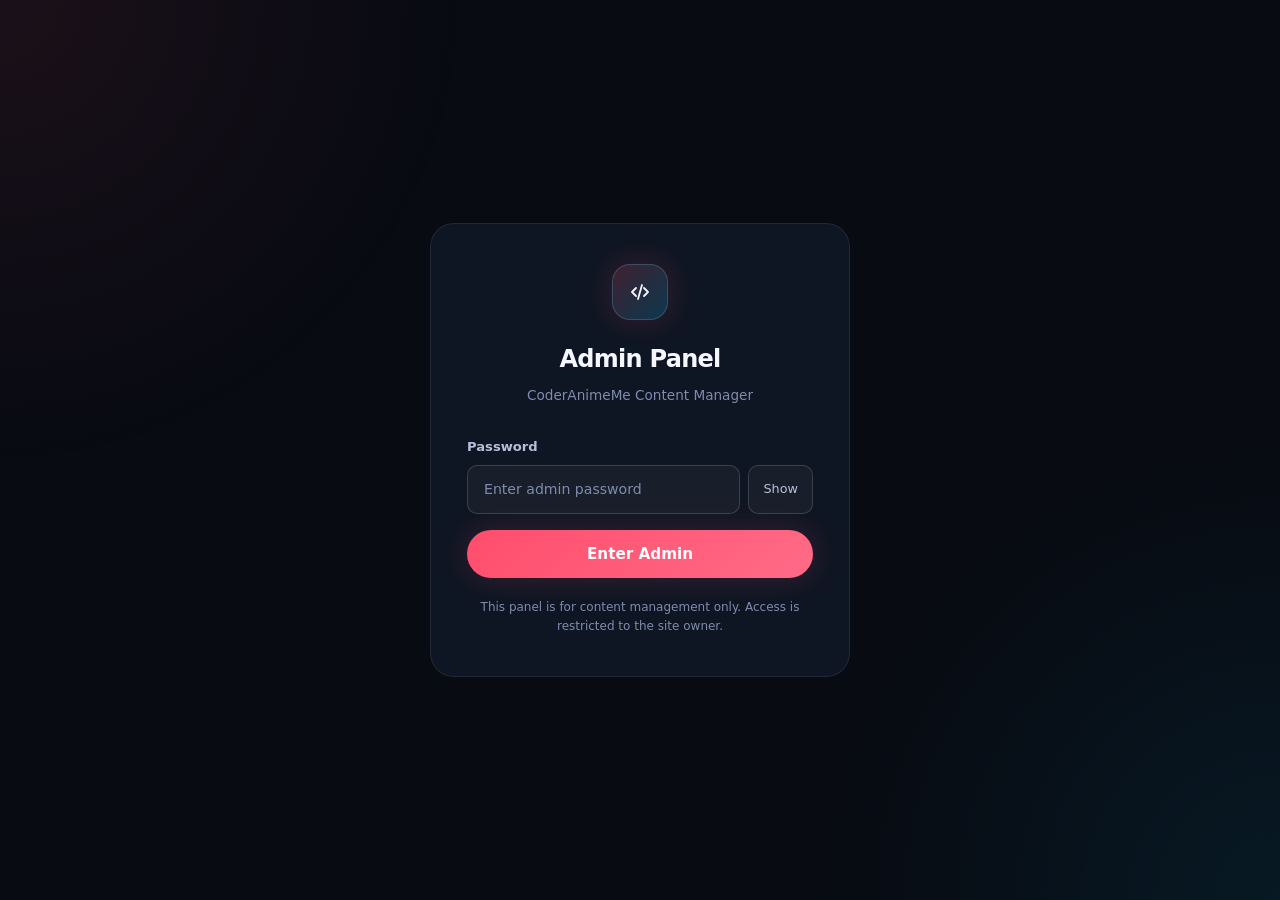
<file: admin/auth.html>
<!DOCTYPE html>
<html lang="en">
<head>
  <meta charset="UTF-8">
  <meta name="viewport" content="width=device-width, initial-scale=1.0">
  <title>Admin Login | CoderAnimeMe</title>
  <meta name="robots" content="noindex, nofollow">
  <link rel="icon" href="../assets/images/favicon.svg" type="image/svg+xml">
  <link rel="stylesheet" href="assets/css/admin.css">
</head>
<body class="auth-page">

  <div class="auth-wrap">

    <div class="auth-card">

      <div class="auth-logo">
        <svg viewBox="0 0 24 24" fill="none" aria-hidden="true">
          <path d="M8 8L4 12L8 16M16 8L20 12L16 16M14 5L10 19"
            stroke="currentColor" stroke-width="1.8"
            stroke-linecap="round" stroke-linejoin="round"/>
        </svg>
      </div>

      <h1 class="auth-title">Admin Panel</h1>
      <p class="auth-subtitle">CoderAnimeMe Content Manager</p>

      <form class="auth-form" data-login-form autocomplete="off">

        <div class="field-group">
          <label class="field-label" for="password">Password</label>
          <div class="password-wrap">
            <input
              id="password"
              class="field-input"
              type="password"
              placeholder="Enter admin password"
              data-password-input
              autocomplete="current-password"
              required
            >
            <button
              type="button"
              class="toggle-pw-btn"
              data-toggle-password
              aria-label="Toggle password visibility"
            >Show</button>
          </div>
        </div>

        <p class="login-error" data-login-error style="display:none;"></p>

        <button type="submit" class="auth-submit-btn" data-login-submit>
          Enter Admin
        </button>

      </form>

      <p class="auth-note">
        This panel is for content management only.
        Access is restricted to the site owner.
      </p>

    </div>

  </div>

  <script src="assets/js/auth.js"></script>
  <script>
    document.addEventListener("DOMContentLoaded", function () {
      window.CoderAnimeAuth.initLoginForm();
    });
  </script>
</body>
</html>
</file>
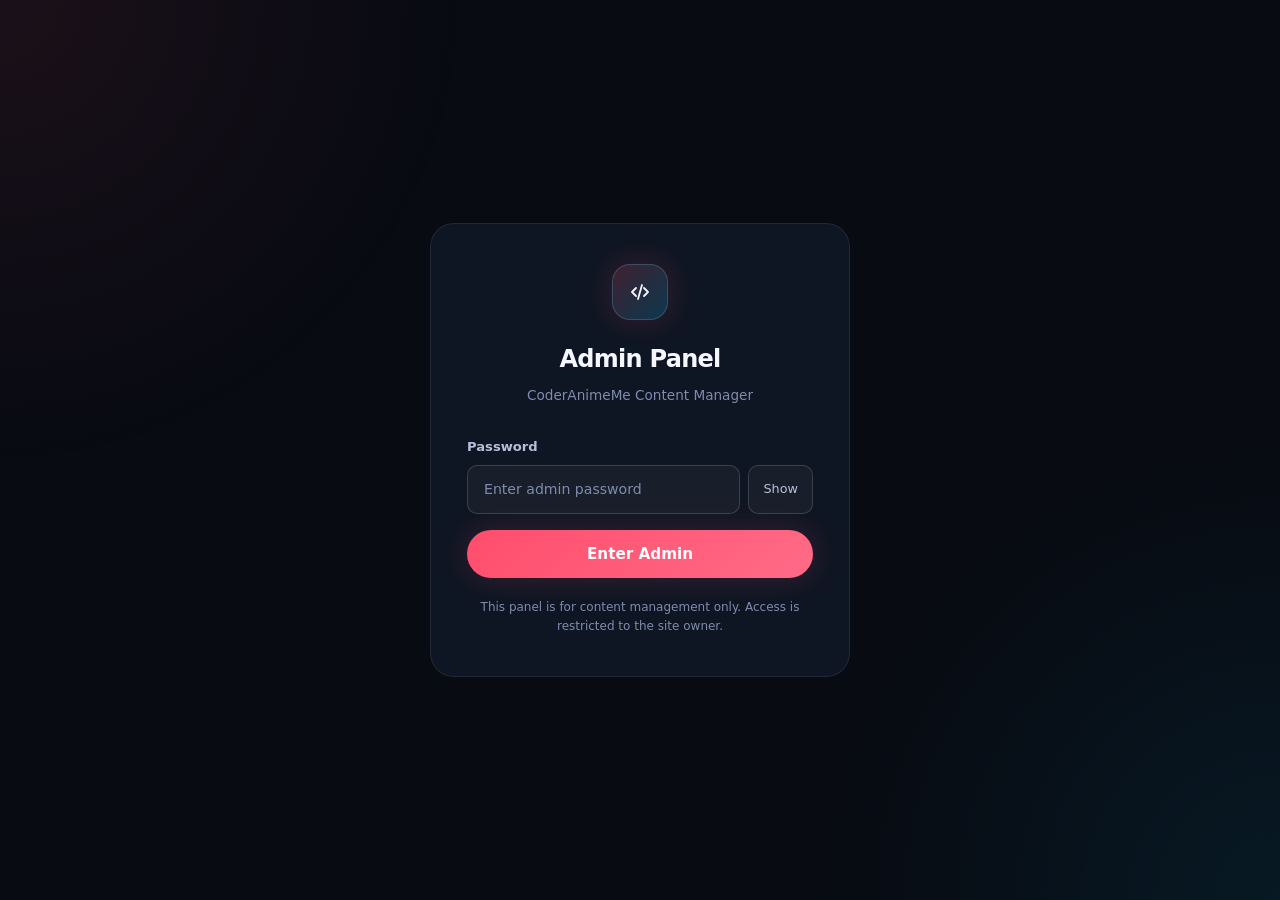
<file: admin/create-manual.html>
<!DOCTYPE html>
<html lang="en">
<head>
  <meta charset="UTF-8">
  <meta name="viewport" content="width=device-width, initial-scale=1.0">
  <title>Manual Form | CoderAnimeMe Admin</title>
  <meta name="robots" content="noindex, nofollow">
  <link rel="icon" href="../assets/images/favicon.svg" type="image/svg+xml">
  <link rel="stylesheet" href="assets/css/admin.css">
</head>
<body>

  <div class="admin-shell">

    <!-- SIDEBAR -->
    <aside class="admin-sidebar">
      <div class="sidebar-logo">
        <div class="sidebar-logo-icon">
          <svg viewBox="0 0 24 24" fill="none">
            <path d="M8 8L4 12L8 16M16 8L20 12L16 16M14 5L10 19"
              stroke="currentColor" stroke-width="1.8"
              stroke-linecap="round" stroke-linejoin="round"/>
          </svg>
        </div>
        <div>
          <div class="sidebar-logo-text">CoderAnimeMe</div>
          <div class="sidebar-logo-sub">Admin Panel v2.0</div>
        </div>
      </div>

      <nav class="sidebar-nav">
        <div class="sidebar-label">Navigation</div>
        <a href="index.html" class="sidebar-link">
          <svg viewBox="0 0 24 24" fill="none">
            <path d="M3 12L12 3L21 12V21H15V15H9V21H3V12Z"
              stroke="currentColor" stroke-width="1.8"
              stroke-linecap="round" stroke-linejoin="round"/>
          </svg>
          Dashboard
        </a>

        <div class="sidebar-label">Create Content</div>
        <a href="create-manual.html" class="sidebar-link active">
          <svg viewBox="0 0 24 24" fill="none">
            <path d="M12 5V19M5 12H19"
              stroke="currentColor" stroke-width="1.8"
              stroke-linecap="round"/>
          </svg>
          Manual Form
        </a>
        <a href="create-quick.html" class="sidebar-link">
          <svg viewBox="0 0 24 24" fill="none">
            <path d="M13 2L3 14H12L11 22L21 10H12L13 2Z"
              stroke="currentColor" stroke-width="1.8"
              stroke-linecap="round" stroke-linejoin="round"/>
          </svg>
          Quick Add
        </a>

        <div class="sidebar-label">Site</div>
        <a href="../index.html" class="sidebar-link" target="_blank">
          <svg viewBox="0 0 24 24" fill="none">
            <path d="M18 13V19C18 20.1046 17.1046 21 16 21H5C3.89543 21 3 20.1046 3 19V8C3 6.89543 3.89543 6 5 6H11"
              stroke="currentColor" stroke-width="1.8"
              stroke-linecap="round"/>
            <path d="M15 3H21V9M21 3L9 15"
              stroke="currentColor" stroke-width="1.8"
              stroke-linecap="round" stroke-linejoin="round"/>
          </svg>
          View Site
        </a>
      </nav>

      <div class="sidebar-footer">
        <button class="logout-btn" data-logout>
          <svg viewBox="0 0 24 24" fill="none">
            <path d="M9 21H5C4.46957 21 3.96086 20.7893 3.58579 20.4142C3.21071 20.0391 3 19.5304 3 19V5C3 4.46957 3.21071 3.96086 3.58579 3.58579C3.96086 3.21071 4.46957 3 5 3H9"
              stroke="currentColor" stroke-width="1.8"
              stroke-linecap="round" stroke-linejoin="round"/>
            <path d="M16 17L21 12L16 7M21 12H9"
              stroke="currentColor" stroke-width="1.8"
              stroke-linecap="round" stroke-linejoin="round"/>
          </svg>
          Logout
        </button>
      </div>
    </aside>

    <!-- MAIN -->
    <main class="admin-main">

      <!-- PAGE HEADER -->
      <div class="page-header">
        <div class="page-header-inner">
          <div>
            <div class="page-kicker">
              <svg viewBox="0 0 24 24" width="12" height="12" fill="none">
                <path d="M12 5V19M5 12H19"
                  stroke="currentColor" stroke-width="1.8"
                  stroke-linecap="round"/>
              </svg>
              Mode A
            </div>
            <h1 class="page-title">Manual Form</h1>
            <p class="page-subtitle">
              Fill every field manually to generate a perfect JSON file.
            </p>
          </div>
        </div>

        <!-- TYPE TABS -->
        <div style="display:flex;gap:8px;margin-top:20px;">
          <button class="btn btn-primary" data-tab="video" id="tab-video">
            <svg viewBox="0 0 24 24" width="15" height="15" fill="none">
              <path d="M22.54 6.42A2.78 2.78 0 0 0 20.58 4.46C18.88 4 12 4 12 4S5.12 4 3.42 4.46A2.78 2.78 0 0 0 1.46 6.42A29 29 0 0 0 1 12A29 29 0 0 0 1.46 17.58A2.78 2.78 0 0 0 3.42 19.54C5.12 20 12 20 12 20S18.88 20 20.58 19.54A2.78 2.78 0 0 0 22.54 17.58A29 29 0 0 0 23 12A29 29 0 0 0 22.54 6.42Z"
                stroke="currentColor" stroke-width="1.6" stroke-linejoin="round"/>
              <path d="M10 15L16 12L10 9V15Z"
                stroke="currentColor" stroke-width="1.6" stroke-linejoin="round"/>
            </svg>
            Video JSON
          </button>
          <button class="btn btn-ghost" data-tab="project" id="tab-project">
            <svg viewBox="0 0 24 24" width="15" height="15" fill="none">
              <path d="M8 8L4 12L8 16M16 8L20 12L16 16M14 5L10 19"
                stroke="currentColor" stroke-width="1.8"
                stroke-linecap="round" stroke-linejoin="round"/>
            </svg>
            Project JSON
          </button>
        </div>
      </div>

      <!-- =============================================
           VIDEO FORM
           ============================================= -->
      <div id="video-form-wrap">

        <form class="form-grid" id="video-form" autocomplete="off">

          <!-- ROW 1: ID + Date -->
          <div class="admin-card">
            <div class="admin-card-title">
              <svg viewBox="0 0 24 24" fill="none">
                <path d="M12 2L14.6 9.4L22 12L14.6 14.6L12 22L9.4 14.6L2 12L9.4 9.4L12 2Z"
                  stroke="currentColor" stroke-width="1.8" stroke-linejoin="round"/>
              </svg>
              Identity
            </div>
            <div class="form-grid form-grid-2">
              <div class="field-group">
                <label class="field-label" for="v-id">
                  Video ID <span class="field-required">*</span>
                </label>
                <input id="v-id" class="field-input" type="text"
                  placeholder="video-003" data-field="id" required>
                <span class="field-hint">
                  Format: video-XXX. Auto-suggested below.
                </span>
              </div>
              <div class="field-group">
                <label class="field-label" for="v-date">Date Published</label>
                <input id="v-date" class="field-input" type="date"
                  data-field="datePublished">
              </div>
            </div>

            <div style="margin-top:14px;">
              <button type="button" class="btn btn-ghost btn-sm"
                data-suggest-video-id>
                <svg viewBox="0 0 24 24" width="14" height="14" fill="none">
                  <path d="M13 2L3 14H12L11 22L21 10H12L13 2Z"
                    stroke="currentColor" stroke-width="1.8"
                    stroke-linecap="round" stroke-linejoin="round"/>
                </svg>
                Suggest Next ID
              </button>
            </div>
          </div>

          <!-- ROW 2: Title + Category -->
          <div class="admin-card">
            <div class="admin-card-title">
              <svg viewBox="0 0 24 24" fill="none">
                <path d="M4 6H20M4 12H20M4 18H14"
                  stroke="currentColor" stroke-width="1.8"
                  stroke-linecap="round"/>
              </svg>
              Basic Info
            </div>
            <div class="form-grid form-grid-2">
              <div class="field-group">
                <label class="field-label" for="v-title">
                  Title <span class="field-required">*</span>
                </label>
                <input id="v-title" class="field-input" type="text"
                  placeholder="Rainbow Flower Tutorial"
                  data-field="title" required>
              </div>
              <div class="field-group">
                <label class="field-label" for="v-category">Category</label>
                <select id="v-category" class="field-select"
                  data-field="category">
                  <option value="tutorial">Tutorial</option>
                  <option value="python">Python</option>
                  <option value="creative-coding">Creative Coding</option>
                  <option value="web">Web</option>
                  <option value="tool">Tool</option>
                </select>
              </div>
            </div>

            <div class="form-grid" style="margin-top:16px;">
              <div class="field-group">
                <label class="field-label" for="v-desc">
                  Short Description <span class="field-required">*</span>
                </label>
                <textarea id="v-desc" class="field-textarea"
                  placeholder="One or two sentences describing the video."
                  data-field="description" rows="2" required></textarea>
              </div>
              <div class="field-group">
                <label class="field-label" for="v-longdesc">
                  Long Description
                </label>
                <textarea id="v-longdesc" class="field-textarea"
                  placeholder="Detailed explanation shown on the video detail page."
                  data-field="longDescription" rows="4"></textarea>
              </div>
            </div>
          </div>

          <!-- ROW 3: Tags -->
          <div class="admin-card">
            <div class="admin-card-title">
              <svg viewBox="0 0 24 24" fill="none">
                <path d="M20.59 13.41L13.42 20.58C13.2343 20.766 13.0137 20.9135 12.7709 21.0141C12.5281 21.1148 12.2678 21.1666 12.005 21.1666C11.7422 21.1666 11.4819 21.1148 11.2391 21.0141C10.9963 20.9135 10.7757 20.766 10.59 20.58L2 12V2H12L20.59 10.59C20.9625 10.9647 21.1716 11.4716 21.1716 12C21.1716 12.5284 20.9625 13.0353 20.59 13.41Z"
                  stroke="currentColor" stroke-width="1.8"
                  stroke-linecap="round" stroke-linejoin="round"/>
                <path d="M7 7H7.01"
                  stroke="currentColor" stroke-width="2"
                  stroke-linecap="round"/>
              </svg>
              Tags
            </div>
            <div class="field-group">
              <label class="field-label">
                Tags
                <span class="field-hint" style="margin-left:6px;">
                  Press Enter or comma to add
                </span>
              </label>
              <div class="tags-input-wrap" id="v-tags-wrap">
                <input class="tags-type-input" id="v-tags-input"
                  type="text" placeholder="python, turtle, animation...">
              </div>
              <div id="v-tags-hidden"></div>
            </div>
          </div>

          <!-- ROW 4: YouTube + Repo -->
          <div class="admin-card">
            <div class="admin-card-title">
              <svg viewBox="0 0 24 24" fill="none">
                <path d="M10 13C10.4295 13.5741 10.9774 14.0492 11.6066 14.3929C12.2357 14.7367 12.9315 14.9411 13.6467 14.9923C14.3618 15.0435 15.0796 14.9403 15.7513 14.6897C16.4231 14.4392 17.0331 14.047 17.54 13.54L20.54 10.54C21.4508 9.59699 21.9548 8.33397 21.9434 7.02299C21.932 5.71201 21.4061 4.45794 20.4791 3.53087C19.5521 2.6038 18.298 2.07799 16.987 2.0666C15.676 2.0552 14.413 2.55918 13.47 3.46997L11.75 5.17997"
                  stroke="currentColor" stroke-width="1.8"
                  stroke-linecap="round" stroke-linejoin="round"/>
                <path d="M14 11C13.5705 10.4259 13.0226 9.95083 12.3934 9.60707C11.7642 9.26331 11.0684 9.05889 10.3533 9.00768C9.63816 8.95646 8.92037 9.05964 8.24861 9.3102C7.57685 9.56077 6.96684 9.9529 6.45996 10.46L3.45996 13.46C2.54917 14.403 2.04519 15.666 2.05659 16.977C2.06798 18.288 2.5938 19.5421 3.52088 20.4691C4.44796 21.3962 5.70204 21.922 7.01302 21.9334C8.32400 21.9448 9.58701 21.4408 10.53 20.53L12.24 18.82"
                  stroke="currentColor" stroke-width="1.8"
                  stroke-linecap="round" stroke-linejoin="round"/>
              </svg>
              Links
            </div>
            <div class="form-grid form-grid-2">
              <div class="field-group">
                <label class="field-label" for="v-yt-url">YouTube URL</label>
                <input id="v-yt-url" class="field-input" type="url"
                  placeholder="https://youtube.com/watch?v=..."
                  data-field="youtubeUrl">
              </div>
              <div class="field-group">
                <label class="field-label" for="v-yt-id">YouTube Video ID</label>
                <input id="v-yt-id" class="field-input" type="text"
                  placeholder="dQw4w9WgXcQ (optional)"
                  data-field="youtubeId">
              </div>
              <div class="field-group">
                <label class="field-label" for="v-repo">Source Repo URL</label>
                <input id="v-repo" class="field-input" type="url"
                  placeholder="https://github.com/user/repo"
                  data-field="sourceRepo">
              </div>
              <div class="field-group">
                <label class="field-label" for="v-duration">Duration</label>
                <input id="v-duration" class="field-input" type="text"
                  placeholder="08:30" data-field="duration">
              </div>
              <div class="field-group">
                <label class="field-label" for="v-related">
                  Related Project ID
                </label>
                <input id="v-related" class="field-input" type="text"
                  placeholder="project-001" data-field="relatedProject">
              </div>
              <div class="field-group">
                <label class="field-label" for="v-thumb">
                  Thumbnail Filename
                </label>
                <input id="v-thumb" class="field-input" type="text"
                  placeholder="thumb.jpg (leave empty for auto)"
                  data-field="thumbnail">
                <span class="field-hint">
                  Will resolve to: assets/images/videos/video-XXX/thumb.jpg
                </span>
              </div>
            </div>
          </div>

          <!-- ROW 5: Live Link -->
          <div class="admin-card">
            <div class="admin-card-title">
              <svg viewBox="0 0 24 24" fill="none">
                <circle cx="12" cy="12" r="9"
                  stroke="currentColor" stroke-width="1.8"/>
                <path d="M12 3C12 3 8 7 8 12C8 17 12 21 12 21M12 3C12 3 16 7 16 12C16 17 12 21 12 21M3 12H21"
                  stroke="currentColor" stroke-width="1.8"
                  stroke-linecap="round"/>
              </svg>
              Live Link
            </div>
            <div class="form-grid form-grid-2">
              <div class="field-group">
                <label class="field-label">Has Live Link?</label>
                <div class="toggle-wrap">
                  <label class="toggle-switch">
                    <input type="checkbox" id="v-has-live"
                      data-field="hasLiveLink">
                    <span class="toggle-track"></span>
                  </label>
                  <span class="toggle-label">
                    Show live link button on site
                  </span>
                </div>
              </div>
              <div class="field-group" id="v-live-url-group"
                style="display:none;">
                <label class="field-label" for="v-live-url">Live URL</label>
                <input id="v-live-url" class="field-input" type="url"
                  placeholder="https://example.com"
                  data-field="liveLink">
              </div>
            </div>
          </div>

          <!-- ROW 6: Files -->
          <div class="admin-card">
            <div class="admin-card-title">
              <svg viewBox="0 0 24 24" fill="none">
                <path d="M4 4C4 2.89543 4.89543 2 6 2H14L20 8V20C20 21.1046 19.1046 22 18 22H6C4.89543 22 4 21.1046 4 20V4Z"
                  stroke="currentColor" stroke-width="1.8"
                  stroke-linejoin="round"/>
                <path d="M14 2V8H20"
                  stroke="currentColor" stroke-width="1.8"
                  stroke-linejoin="round"/>
              </svg>
              Source Files
            </div>

            <div class="alert alert-info" style="margin-bottom:16px;">
              <svg viewBox="0 0 24 24" fill="none">
                <circle cx="12" cy="12" r="9"
                  stroke="currentColor" stroke-width="1.8"/>
                <path d="M12 8V12M12 16H12.01"
                  stroke="currentColor" stroke-width="1.8"
                  stroke-linecap="round"/>
              </svg>
              File paths are auto-generated as:
              assets/code/video/VIDEO-ID/filename
            </div>

            <div class="files-list" id="v-files-list"></div>

            <button type="button" class="add-file-btn" id="v-add-file">
              <svg viewBox="0 0 24 24" width="15" height="15" fill="none">
                <path d="M12 5V19M5 12H19"
                  stroke="currentColor" stroke-width="1.8"
                  stroke-linecap="round"/>
              </svg>
              Add File
            </button>
          </div>

          <!-- GENERATE -->
          <div class="btn-row" style="padding-bottom:8px;">
            <button type="submit" class="btn btn-primary">
              <svg viewBox="0 0 24 24" width="15" height="15" fill="none">
                <path d="M12 3V15M12 15L8 11M12 15L16 11"
                  stroke="currentColor" stroke-width="1.8"
                  stroke-linecap="round" stroke-linejoin="round"/>
                <path d="M3 17V19C3 20.1046 3.89543 21 5 21H19C20.1046 21 21 20.1046 21 19V17"
                  stroke="currentColor" stroke-width="1.8"
                  stroke-linecap="round"/>
              </svg>
              Generate &amp; Download JSON
            </button>
            <button type="button" class="btn btn-ghost"
              id="v-preview-btn">
              <svg viewBox="0 0 24 24" width="15" height="15" fill="none">
                <path d="M1 12C1 12 5 4 12 4C19 4 23 12 23 12C23 12 19 20 12 20C5 20 1 12 1 12Z"
                  stroke="currentColor" stroke-width="1.8"
                  stroke-linecap="round" stroke-linejoin="round"/>
                <circle cx="12" cy="12" r="3"
                  stroke="currentColor" stroke-width="1.8"/>
              </svg>
              Preview JSON
            </button>
            <button type="button" class="btn btn-ghost"
              id="v-reset-btn">
              Reset Form
            </button>
          </div>

        </form>

        <!-- JSON PREVIEW -->
        <div class="admin-card" id="v-preview-card"
          style="display:none;margin-top:20px;">
          <div class="json-preview-toolbar">
            <span class="json-preview-label">Generated JSON</span>
            <div class="btn-row">
              <button class="btn btn-ghost btn-sm" id="v-copy-json">
                Copy JSON
              </button>
              <button class="btn btn-cyan btn-sm" id="v-download-json">
                Download
              </button>
            </div>
          </div>
          <div class="json-preview-code" id="v-json-output"></div>
          <div style="padding:16px;border-top:1px solid var(--line);">
            <p style="font-size:0.78rem;color:var(--text-3);
              font-family:monospace;white-space:pre-line;margin:0;"
              id="v-placement-hint"></p>
          </div>
        </div>

      </div>

      <!-- =============================================
           PROJECT FORM
           ============================================= -->
      <div id="project-form-wrap" style="display:none;">

        <form class="form-grid" id="project-form" autocomplete="off">

          <!-- ROW 1: ID + Date -->
          <div class="admin-card">
            <div class="admin-card-title">
              <svg viewBox="0 0 24 24" fill="none">
                <path d="M12 2L14.6 9.4L22 12L14.6 14.6L12 22L9.4 14.6L2 12L9.4 9.4L12 2Z"
                  stroke="currentColor" stroke-width="1.8"
                  stroke-linejoin="round"/>
              </svg>
              Identity
            </div>
            <div class="form-grid form-grid-2">
              <div class="field-group">
                <label class="field-label" for="p-id">
                  Project ID <span class="field-required">*</span>
                </label>
                <input id="p-id" class="field-input" type="text"
                  placeholder="project-003" data-field="id" required>
              </div>
              <div class="field-group">
                <label class="field-label" for="p-date">Date Created</label>
                <input id="p-date" class="field-input" type="date"
                  data-field="dateCreated">
              </div>
            </div>
            <div style="margin-top:14px;">
              <button type="button" class="btn btn-ghost btn-sm"
                data-suggest-project-id>
                <svg viewBox="0 0 24 24" width="14" height="14" fill="none">
                  <path d="M13 2L3 14H12L11 22L21 10H12L13 2Z"
                    stroke="currentColor" stroke-width="1.8"
                    stroke-linecap="round" stroke-linejoin="round"/>
                </svg>
                Suggest Next ID
              </button>
            </div>
          </div>

          <!-- ROW 2: Title + Category + Status -->
          <div class="admin-card">
            <div class="admin-card-title">
              <svg viewBox="0 0 24 24" fill="none">
                <path d="M4 6H20M4 12H20M4 18H14"
                  stroke="currentColor" stroke-width="1.8"
                  stroke-linecap="round"/>
              </svg>
              Basic Info
            </div>
            <div class="form-grid form-grid-2">
              <div class="field-group">
                <label class="field-label" for="p-title">
                  Title <span class="field-required">*</span>
                </label>
                <input id="p-title" class="field-input" type="text"
                  placeholder="Python Task Manager"
                  data-field="title" required>
              </div>
              <div class="field-group">
                <label class="field-label" for="p-category">Category</label>
                <select id="p-category" class="field-select"
                  data-field="category">
                  <option value="python">Python</option>
                  <option value="tutorial">Tutorial</option>
                  <option value="creative-coding">Creative Coding</option>
                  <option value="web">Web</option>
                  <option value="tool">Tool</option>
                </select>
              </div>
              <div class="field-group">
                <label class="field-label" for="p-status">Status</label>
                <select id="p-status" class="field-select"
                  data-field="status">
                  <option value="coming-soon">Coming Soon</option>
                  <option value="in-progress">In Progress</option>
                  <option value="completed">Completed</option>
                </select>
              </div>
              <div class="field-group">
                <label class="field-label" for="p-thumb">
                  Thumbnail Filename
                </label>
                <input id="p-thumb" class="field-input" type="text"
                  placeholder="thumb.jpg (leave empty for auto)"
                  data-field="thumbnail">
                <span class="field-hint">
                  Resolves to: assets/images/projects/project-XXX/thumb.jpg
                </span>
              </div>
            </div>

            <div class="form-grid" style="margin-top:16px;">
              <div class="field-group">
                <label class="field-label" for="p-desc">
                  Short Description <span class="field-required">*</span>
                </label>
                <textarea id="p-desc" class="field-textarea"
                  placeholder="One or two sentences."
                  data-field="description" rows="2" required></textarea>
              </div>
              <div class="field-group">
                <label class="field-label" for="p-longdesc">
                  Long Description
                </label>
                <textarea id="p-longdesc" class="field-textarea"
                  placeholder="Full explanation shown on project detail page."
                  data-field="longDescription" rows="4"></textarea>
              </div>
            </div>
          </div>

          <!-- ROW 3: Tags -->
          <div class="admin-card">
            <div class="admin-card-title">
              <svg viewBox="0 0 24 24" fill="none">
                <path d="M20.59 13.41L13.42 20.58C13.2343 20.766 13.0137 20.9135 12.7709 21.0141C12.5281 21.1148 12.2678 21.1666 12.005 21.1666C11.7422 21.1666 11.4819 21.1148 11.2391 21.0141C10.9963 20.9135 10.7757 20.766 10.59 20.58L2 12V2H12L20.59 10.59C20.9625 10.9647 21.1716 11.4716 21.1716 12C21.1716 12.5284 20.9625 13.0353 20.59 13.41Z"
                  stroke="currentColor" stroke-width="1.8"
                  stroke-linecap="round" stroke-linejoin="round"/>
                <path d="M7 7H7.01"
                  stroke="currentColor" stroke-width="2"
                  stroke-linecap="round"/>
              </svg>
              Tags
            </div>
            <div class="field-group">
              <label class="field-label">
                Tags
                <span class="field-hint" style="margin-left:6px;">
                  Press Enter or comma to add
                </span>
              </label>
              <div class="tags-input-wrap" id="p-tags-wrap">
                <input class="tags-type-input" id="p-tags-input"
                  type="text" placeholder="python, turtle, animation...">
              </div>
              <div id="p-tags-hidden"></div>
            </div>
          </div>

          <!-- ROW 4: Links -->
          <div class="admin-card">
            <div class="admin-card-title">
              <svg viewBox="0 0 24 24" fill="none">
                <path d="M10 13C10.4295 13.5741 10.9774 14.0492 11.6066 14.3929C12.2357 14.7367 12.9315 14.9411 13.6467 14.9923C14.3618 15.0435 15.0796 14.9403 15.7513 14.6897C16.4231 14.4392 17.0331 14.047 17.54 13.54L20.54 10.54C21.4508 9.59699 21.9548 8.33397 21.9434 7.02299C21.932 5.71201 21.4061 4.45794 20.4791 3.53087C19.5521 2.6038 18.298 2.07799 16.987 2.0666C15.676 2.0552 14.413 2.55918 13.47 3.46997L11.75 5.17997"
                  stroke="currentColor" stroke-width="1.8"
                  stroke-linecap="round" stroke-linejoin="round"/>
                <path d="M14 11C13.5705 10.4259 13.0226 9.95083 12.3934 9.60707C11.7642 9.26331 11.0684 9.05889 10.3533 9.00768C9.63816 8.95646 8.92037 9.05964 8.24861 9.3102C7.57685 9.56077 6.96684 9.9529 6.45996 10.46L3.45996 13.46C2.54917 14.403 2.04519 15.666 2.05659 16.977C2.06798 18.288 2.5938 19.5421 3.52088 20.4691C4.44796 21.3962 5.70204 21.922 7.01302 21.9334C8.32400 21.9448 9.58701 21.4408 10.53 20.53L12.24 18.82"
                  stroke="currentColor" stroke-width="1.8"
                  stroke-linecap="round" stroke-linejoin="round"/>
              </svg>
              Links
            </div>
            <div class="form-grid form-grid-2">
              <div class="field-group">
                <label class="field-label" for="p-repo">Repo URL</label>
                <input id="p-repo" class="field-input" type="url"
                  placeholder="https://github.com/user/repo"
                  data-field="repoUrl">
              </div>
              <div class="field-group">
                <label class="field-label" for="p-related">
                  Related Video ID
                </label>
                <input id="p-related" class="field-input" type="text"
                  placeholder="video-001" data-field="relatedVideo">
              </div>
            </div>
          </div>

          <!-- ROW 5: Live Link -->
          <div class="admin-card">
            <div class="admin-card-title">
              <svg viewBox="0 0 24 24" fill="none">
                <circle cx="12" cy="12" r="9"
                  stroke="currentColor" stroke-width="1.8"/>
                <path d="M12 3C12 3 8 7 8 12C8 17 12 21 12 21M12 3C12 3 16 7 16 12C16 17 12 21 12 21M3 12H21"
                  stroke="currentColor" stroke-width="1.8"
                  stroke-linecap="round"/>
              </svg>
              Live Link
            </div>
            <div class="form-grid form-grid-2">
              <div class="field-group">
                <label class="field-label">Has Live Link?</label>
                <div class="toggle-wrap">
                  <label class="toggle-switch">
                    <input type="checkbox" id="p-has-live"
                      data-field="hasLiveLink">
                    <span class="toggle-track"></span>
                  </label>
                  <span class="toggle-label">
                    Show live link button on site
                  </span>
                </div>
              </div>
              <div class="field-group" id="p-live-url-group"
                style="display:none;">
                <label class="field-label" for="p-live-url">Live URL</label>
                <input id="p-live-url" class="field-input" type="url"
                  placeholder="https://example.com"
                  data-field="liveLink">
              </div>
            </div>
          </div>

          <!-- ROW 6: What I Learned -->
          <div class="admin-card">
            <div class="admin-card-title">
              <svg viewBox="0 0 24 24" fill="none">
                <path d="M12 2L15.09 8.26L22 9.27L17 14.14L18.18 21.02L12 17.77L5.82 21.02L7 14.14L2 9.27L8.91 8.26L12 2Z"
                  stroke="currentColor" stroke-width="1.8"
                  stroke-linecap="round" stroke-linejoin="round"/>
              </svg>
              What I Learned
            </div>
            <div class="learned-list" id="p-learned-list"></div>
            <button type="button" class="add-file-btn"
              id="p-add-learned" style="margin-top:10px;">
              <svg viewBox="0 0 24 24" width="15" height="15" fill="none">
                <path d="M12 5V19M5 12H19"
                  stroke="currentColor" stroke-width="1.8"
                  stroke-linecap="round"/>
              </svg>
              Add Learning Point
            </button>
          </div>

          <!-- GENERATE -->
          <div class="btn-row" style="padding-bottom:8px;">
            <button type="submit" class="btn btn-primary">
              <svg viewBox="0 0 24 24" width="15" height="15" fill="none">
                <path d="M12 3V15M12 15L8 11M12 15L16 11"
                  stroke="currentColor" stroke-width="1.8"
                  stroke-linecap="round" stroke-linejoin="round"/>
                <path d="M3 17V19C3 20.1046 3.89543 21 5 21H19C20.1046 21 21 20.1046 21 19V17"
                  stroke="currentColor" stroke-width="1.8"
                  stroke-linecap="round"/>
              </svg>
              Generate &amp; Download JSON
            </button>
            <button type="button" class="btn btn-ghost"
              id="p-preview-btn">
              <svg viewBox="0 0 24 24" width="15" height="15" fill="none">
                <path d="M1 12C1 12 5 4 12 4C19 4 23 12 23 12C23 12 19 20 12 20C5 20 1 12 1 12Z"
                  stroke="currentColor" stroke-width="1.8"
                  stroke-linecap="round" stroke-linejoin="round"/>
                <circle cx="12" cy="12" r="3"
                  stroke="currentColor" stroke-width="1.8"/>
              </svg>
              Preview JSON
            </button>
            <button type="button" class="btn btn-ghost"
              id="p-reset-btn">Reset Form</button>
          </div>

        </form>

        <!-- JSON PREVIEW -->
        <div class="admin-card" id="p-preview-card"
          style="display:none;margin-top:20px;">
          <div class="json-preview-toolbar">
            <span class="json-preview-label">Generated JSON</span>
            <div class="btn-row">
              <button class="btn btn-ghost btn-sm" id="p-copy-json">
                Copy JSON
              </button>
              <button class="btn btn-cyan btn-sm" id="p-download-json">
                Download
              </button>
            </div>
          </div>
          <div class="json-preview-code" id="p-json-output"></div>
          <div style="padding:16px;border-top:1px solid var(--line);">
            <p style="font-size:0.78rem;color:var(--text-3);
              font-family:monospace;white-space:pre-line;margin:0;"
              id="p-placement-hint"></p>
          </div>
        </div>

      </div>

    </main>
  </div>

  <script src="assets/js/auth.js"></script>
  <script src="assets/js/storage.js"></script>
  <script src="assets/js/json-generator.js"></script>
  <script>
  (function () {

    /* guard */
    window.CoderAnimeAuth.guardPage();
    window.CoderAnimeAuth.initLogout();

    const Gen     = window.CoderAnimeGenerator;
    const Storage = window.CoderAnimeStorage;

    /* -----------------------------------------------
       TAB SWITCHING
       ----------------------------------------------- */
    const tabVideo   = document.getElementById("tab-video");
    const tabProject = document.getElementById("tab-project");
    const videoWrap  = document.getElementById("video-form-wrap");
    const projWrap   = document.getElementById("project-form-wrap");

    function setTab(type) {
      if (type === "video") {
        videoWrap.style.display = "";
        projWrap.style.display  = "none";
        tabVideo.className   = "btn btn-primary";
        tabProject.className = "btn btn-ghost";
      } else {
        videoWrap.style.display = "none";
        projWrap.style.display  = "";
        tabVideo.className   = "btn btn-ghost";
        tabProject.className = "btn btn-primary";
      }
    }

    tabVideo.addEventListener("click",   () => setTab("video"));
    tabProject.addEventListener("click", () => setTab("project"));

    /* check URL param for default tab */
    const urlType = new URLSearchParams(window.location.search).get("type");
    setTab(urlType === "project" ? "project" : "video");

    /* -----------------------------------------------
       TAGS INPUT SYSTEM
       Generic — works for both video and project
       ----------------------------------------------- */
    function initTagsInput(wrapId, inputId) {
      const wrap  = document.getElementById(wrapId);
      const input = document.getElementById(inputId);
      let tags    = [];

      function renderTags() {
        wrap.querySelectorAll(".tag-chip").forEach((c) => c.remove());
        tags.forEach((tag, i) => {
          const chip = document.createElement("span");
          chip.className = "tag-chip";
          chip.innerHTML = `
            ${tag}
            <button type="button" class="tag-chip-remove"
              aria-label="Remove ${tag}">✕</button>
          `;
          chip.querySelector(".tag-chip-remove")
            .addEventListener("click", () => {
              tags.splice(i, 1);
              renderTags();
            });
          wrap.insertBefore(chip, input);
        });
      }

      input.addEventListener("keydown", (e) => {
        if (e.key === "Enter" || e.key === ",") {
          e.preventDefault();
          const val = input.value.trim().replace(/,$/, "");
          if (val && !tags.includes(val)) {
            tags.push(val);
            renderTags();
          }
          input.value = "";
        }
        if (e.key === "Backspace" && !input.value && tags.length) {
          tags.pop();
          renderTags();
        }
      });

      wrap.addEventListener("click", () => input.focus());

      return { getTags: () => [...tags], setTags: (t) => { tags = t; renderTags(); }, clear: () => { tags = []; renderTags(); } };
    }

    const vTags = initTagsInput("v-tags-wrap", "v-tags-input");
    const pTags = initTagsInput("p-tags-wrap", "p-tags-input");

    /* -----------------------------------------------
       FILE ENTRIES — VIDEO FORM
       ----------------------------------------------- */
    let vFileCount = 0;

    function addVideoFile(data = {}) {
      const idx  = vFileCount++;
      const list = document.getElementById("v-files-list");
      const div  = document.createElement("div");
      div.className    = "file-entry";
      div.dataset.fileIdx = idx;
      div.innerHTML = `
        <div class="file-entry-grid">
          <div class="field-group">
            <label class="field-label">Filename</label>
            <input class="field-input" type="text"
              placeholder="main.py" data-file-name
              value="${data.name || ""}">
          </div>
          <div class="field-group">
            <label class="field-label">Language</label>
            <select class="field-select" data-file-lang>
              <option value="python" ${(data.language||"python")==="python"?"selected":""}>Python</option>
              <option value="javascript" ${data.language==="javascript"?"selected":""}>JavaScript</option>
              <option value="css" ${data.language==="css"?"selected":""}>CSS</option>
              <option value="html" ${data.language==="html"?"selected":""}>HTML</option>
              <option value="text" ${data.language==="text"?"selected":""}>Text</option>
            </select>
          </div>
          <div class="field-group">
            <label class="field-label">Direct Link (optional)</label>
            <input class="field-input" type="url"
              placeholder="https://raw.github..." data-file-direct
              value="${data.directLink || ""}">
          </div>
          <button type="button" class="file-entry-remove"
            aria-label="Remove file">
            <svg viewBox="0 0 24 24" width="14" height="14" fill="none">
              <path d="M18 6L6 18M6 6L18 18"
                stroke="currentColor" stroke-width="1.8"
                stroke-linecap="round"/>
            </svg>
          </button>
        </div>
      `;

      div.querySelector(".file-entry-remove")
        .addEventListener("click", () => div.remove());

      list.appendChild(div);
    }

    document.getElementById("v-add-file")
      .addEventListener("click", () => addVideoFile());

    /* start with one empty file entry */
    addVideoFile();

    /* -----------------------------------------------
       WHAT I LEARNED — PROJECT FORM
       ----------------------------------------------- */
    function addLearnedItem(value = "") {
      const list = document.getElementById("p-learned-list");
      const div  = document.createElement("div");
      div.className = "learned-item";
      div.innerHTML = `
        <input class="field-input" type="text"
          placeholder="What did you learn from this project?"
          data-learned-item value="${value}">
        <button type="button" class="learned-item-remove"
          aria-label="Remove">
          <svg viewBox="0 0 24 24" width="13" height="13" fill="none">
            <path d="M18 6L6 18M6 6L18 18"
              stroke="currentColor" stroke-width="1.8"
              stroke-linecap="round"/>
          </svg>
        </button>
      `;
      div.querySelector(".learned-item-remove")
        .addEventListener("click", () => div.remove());
      list.appendChild(div);
    }

    document.getElementById("p-add-learned")
      .addEventListener("click", () => addLearnedItem());

    /* start with two empty items */
    addLearnedItem();
    addLearnedItem();

    /* -----------------------------------------------
       LIVE LINK TOGGLE
       ----------------------------------------------- */
    document.getElementById("v-has-live")
      .addEventListener("change", (e) => {
        document.getElementById("v-live-url-group").style.display =
          e.target.checked ? "" : "none";
      });

    document.getElementById("p-has-live")
      .addEventListener("change", (e) => {
        document.getElementById("p-live-url-group").style.display =
          e.target.checked ? "" : "none";
      });

    /* -----------------------------------------------
       SUGGEST ID BUTTONS
       ----------------------------------------------- */
    document.querySelector("[data-suggest-video-id]")
      .addEventListener("click", () => {
        document.getElementById("v-id").value =
          Storage.getNextVideoId();
      });

    document.querySelector("[data-suggest-project-id]")
      .addEventListener("click", () => {
        document.getElementById("p-id").value =
          Storage.getNextProjectId();
      });

    /* -----------------------------------------------
       COLLECT VIDEO FORM DATA
       ----------------------------------------------- */
    function collectVideoData() {
      const files = [];
      document.querySelectorAll("#v-files-list .file-entry").forEach((entry) => {
        const name   = entry.querySelector("[data-file-name]").value.trim();
        const lang   = entry.querySelector("[data-file-lang]").value;
        const direct = entry.querySelector("[data-file-direct]").value.trim();
        if (name) files.push({ name, language: lang, directLink: direct });
      });

      return {
        id:              document.getElementById("v-id").value.trim(),
        title:           document.getElementById("v-title").value.trim(),
        description:     document.getElementById("v-desc").value.trim(),
        longDescription: document.getElementById("v-longdesc").value.trim(),
        category:        document.getElementById("v-category").value,
        tags:            vTags.getTags(),
        thumbnail:       document.getElementById("v-thumb").value.trim(),
        youtubeUrl:      document.getElementById("v-yt-url").value.trim(),
        youtubeId:       document.getElementById("v-yt-id").value.trim() || null,
        datePublished:   document.getElementById("v-date").value || Gen.todayDate(),
        duration:        document.getElementById("v-duration").value.trim() || null,
        relatedProject:  document.getElementById("v-related").value.trim() || null,
        sourceRepo:      document.getElementById("v-repo").value.trim(),
        hasLiveLink:     document.getElementById("v-has-live").checked,
        liveLink:        document.getElementById("v-live-url").value.trim(),
        files
      };
    }

    /* -----------------------------------------------
       COLLECT PROJECT FORM DATA
       ----------------------------------------------- */
    function collectProjectData() {
      const learned = [];
      document.querySelectorAll("[data-learned-item]").forEach((el) => {
        const val = el.value.trim();
        if (val) learned.push(val);
      });

      return {
        id:              document.getElementById("p-id").value.trim(),
        title:           document.getElementById("p-title").value.trim(),
        description:     document.getElementById("p-desc").value.trim(),
        longDescription: document.getElementById("p-longdesc").value.trim(),
        category:        document.getElementById("p-category").value,
        status:          document.getElementById("p-status").value,
        tags:            pTags.getTags(),
        thumbnail:       document.getElementById("p-thumb").value.trim(),
        dateCreated:     document.getElementById("p-date").value || Gen.todayDate(),
        repoUrl:         document.getElementById("p-repo").value.trim() || null,
        relatedVideo:    document.getElementById("p-related").value.trim() || null,
        hasLiveLink:     document.getElementById("p-has-live").checked,
        liveLink:        document.getElementById("p-live-url").value.trim(),
        whatILearned:    learned
      };
    }

    /* -----------------------------------------------
       VIDEO FORM — SUBMIT (download)
       ----------------------------------------------- */
    document.getElementById("video-form")
      .addEventListener("submit", (e) => {
        e.preventDefault();
        const data = collectVideoData();
        if (!data.id || !data.title) return;

        const json = Gen.buildVideoJSON(data);
        Storage.saveVideo(json);
        Storage.confirmVideoId(json.id);
        Gen.downloadJSON(json, Gen.getFilename(json.id, "video"));
        showVideoPreview(json);
      });

    /* -----------------------------------------------
       VIDEO FORM — PREVIEW
       ----------------------------------------------- */
    document.getElementById("v-preview-btn")
      .addEventListener("click", () => {
        const data = collectVideoData();
        const json = Gen.buildVideoJSON(data);
        showVideoPreview(json);
      });

    function showVideoPreview(json) {
      const card    = document.getElementById("v-preview-card");
      const output  = document.getElementById("v-json-output");
      const hint    = document.getElementById("v-placement-hint");
      card.style.display = "";
      output.textContent = Gen.formatJSON(json);
      hint.textContent   = Gen.getPlacementHint(json, "video");
      card.scrollIntoView({ behavior: "smooth", block: "start" });
    }

    /* video copy + download from preview */
    let vLastJSON = null;
    document.getElementById("v-copy-json").addEventListener("click", (e) => {
      const data = collectVideoData();
      vLastJSON  = Gen.buildVideoJSON(data);
      Gen.copyJSON(vLastJSON, e.currentTarget);
    });

    document.getElementById("v-download-json").addEventListener("click", () => {
      const data = collectVideoData();
      vLastJSON  = Gen.buildVideoJSON(data);
      Gen.downloadJSON(vLastJSON, Gen.getFilename(vLastJSON.id, "video"));
    });

    /* video reset */
    document.getElementById("v-reset-btn").addEventListener("click", () => {
      document.getElementById("video-form").reset();
      vTags.clear();
      document.getElementById("v-files-list").innerHTML = "";
      vFileCount = 0;
      addVideoFile();
      document.getElementById("v-preview-card").style.display = "none";
      document.getElementById("v-live-url-group").style.display = "none";
    });

    /* -----------------------------------------------
       PROJECT FORM — SUBMIT (download)
       ----------------------------------------------- */
    document.getElementById("project-form")
      .addEventListener("submit", (e) => {
        e.preventDefault();
        const data = collectProjectData();
        if (!data.id || !data.title) return;

        const json = Gen.buildProjectJSON(data);
        Storage.saveProject(json);
        Storage.confirmProjectId(json.id);
        Gen.downloadJSON(json, Gen.getFilename(json.id, "project"));
        showProjectPreview(json);
      });

    /* -----------------------------------------------
       PROJECT FORM — PREVIEW
       ----------------------------------------------- */
    document.getElementById("p-preview-btn")
      .addEventListener("click", () => {
        const data = collectProjectData();
        const json = Gen.buildProjectJSON(data);
        showProjectPreview(json);
      });

    function showProjectPreview(json) {
      const card   = document.getElementById("p-preview-card");
      const output = document.getElementById("p-json-output");
      const hint   = document.getElementById("p-placement-hint");
      card.style.display = "";
      output.textContent = Gen.formatJSON(json);
      hint.textContent   = Gen.getPlacementHint(json, "project");
      card.scrollIntoView({ behavior: "smooth", block: "start" });
    }

    /* project copy + download from preview */
    document.getElementById("p-copy-json").addEventListener("click", (e) => {
      const data = collectProjectData();
      const json = Gen.buildProjectJSON(data);
      Gen.copyJSON(json, e.currentTarget);
    });

    document.getElementById("p-download-json").addEventListener("click", () => {
      const data = collectProjectData();
      const json = Gen.buildProjectJSON(data);
      Gen.downloadJSON(json, Gen.getFilename(json.id, "project"));
    });

    /* project reset */
    document.getElementById("p-reset-btn").addEventListener("click", () => {
      document.getElementById("project-form").reset();
      pTags.clear();
      document.getElementById("p-learned-list").innerHTML = "";
      addLearnedItem();
      addLearnedItem();
      document.getElementById("p-preview-card").style.display = "none";
      document.getElementById("p-live-url-group").style.display = "none";
    });

    /* set today date defaults */
    const today = Gen.todayDate();
    document.getElementById("v-date").value = today;
    document.getElementById("p-date").value = today;

  })();
  </script>
</body>
</html>
</file>
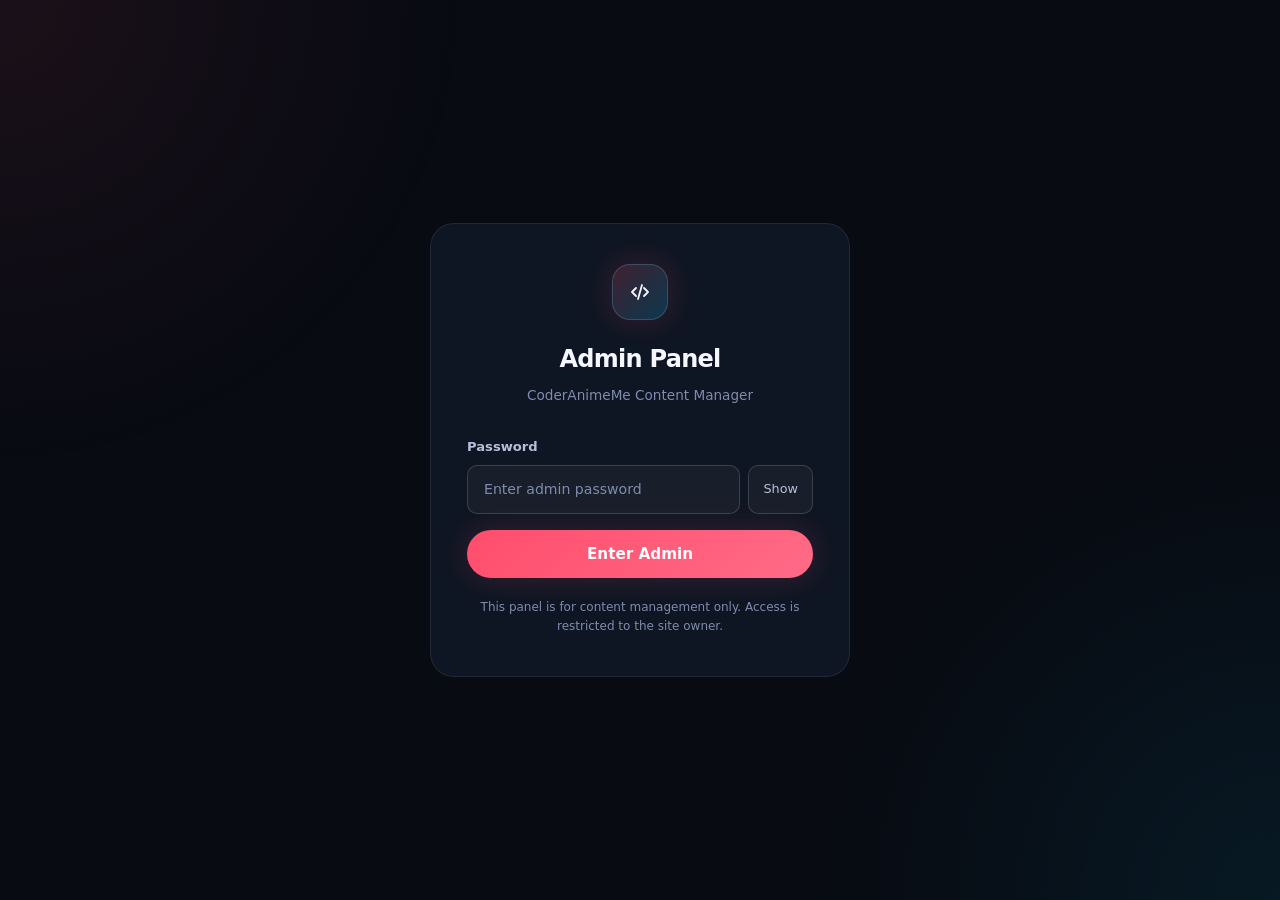
<file: admin/create-quick.html>
<!DOCTYPE html>
<html lang="en">
<head>
  <meta charset="UTF-8">
  <meta name="viewport" content="width=device-width, initial-scale=1.0">
  <title>Quick Add | CoderAnimeMe Admin</title>
  <meta name="robots" content="noindex, nofollow">
  <link rel="icon" href="../assets/images/favicon.svg" type="image/svg+xml">
  <link rel="stylesheet" href="assets/css/admin.css">
</head>
<body>

  <div class="admin-shell">

    <!-- SIDEBAR -->
    <aside class="admin-sidebar">
      <div class="sidebar-logo">
        <div class="sidebar-logo-icon">
          <svg viewBox="0 0 24 24" fill="none">
            <path d="M8 8L4 12L8 16M16 8L20 12L16 16M14 5L10 19"
              stroke="currentColor" stroke-width="1.8"
              stroke-linecap="round" stroke-linejoin="round"/>
          </svg>
        </div>
        <div>
          <div class="sidebar-logo-text">CoderAnimeMe</div>
          <div class="sidebar-logo-sub">Admin Panel v2.0</div>
        </div>
      </div>

      <nav class="sidebar-nav">
        <div class="sidebar-label">Navigation</div>
        <a href="index.html" class="sidebar-link">
          <svg viewBox="0 0 24 24" fill="none">
            <path d="M3 12L12 3L21 12V21H15V15H9V21H3V12Z"
              stroke="currentColor" stroke-width="1.8"
              stroke-linecap="round" stroke-linejoin="round"/>
          </svg>
          Dashboard
        </a>

        <div class="sidebar-label">Create Content</div>
        <a href="create-manual.html" class="sidebar-link">
          <svg viewBox="0 0 24 24" fill="none">
            <path d="M12 5V19M5 12H19"
              stroke="currentColor" stroke-width="1.8"
              stroke-linecap="round"/>
          </svg>
          Manual Form
        </a>
        <a href="create-quick.html" class="sidebar-link active">
          <svg viewBox="0 0 24 24" fill="none">
            <path d="M13 2L3 14H12L11 22L21 10H12L13 2Z"
              stroke="currentColor" stroke-width="1.8"
              stroke-linecap="round" stroke-linejoin="round"/>
          </svg>
          Quick Add
        </a>

        <div class="sidebar-label">Site</div>
        <a href="../index.html" class="sidebar-link" target="_blank">
          <svg viewBox="0 0 24 24" fill="none">
            <path d="M18 13V19C18 20.1046 17.1046 21 16 21H5C3.89543 21 3 20.1046 3 19V8C3 6.89543 3.89543 6 5 6H11"
              stroke="currentColor" stroke-width="1.8"
              stroke-linecap="round"/>
            <path d="M15 3H21V9M21 3L9 15"
              stroke="currentColor" stroke-width="1.8"
              stroke-linecap="round" stroke-linejoin="round"/>
          </svg>
          View Site
        </a>
      </nav>

      <div class="sidebar-footer">
        <button class="logout-btn" data-logout>
          <svg viewBox="0 0 24 24" fill="none">
            <path d="M9 21H5C4.46957 21 3.96086 20.7893 3.58579 20.4142C3.21071 20.0391 3 19.5304 3 19V5C3 4.46957 3.21071 3.96086 3.58579 3.58579C3.96086 3.21071 4.46957 3 5 3H9"
              stroke="currentColor" stroke-width="1.8"
              stroke-linecap="round" stroke-linejoin="round"/>
            <path d="M16 17L21 12L16 7M21 12H9"
              stroke="currentColor" stroke-width="1.8"
              stroke-linecap="round" stroke-linejoin="round"/>
          </svg>
          Logout
        </button>
      </div>
    </aside>

    <!-- MAIN -->
    <main class="admin-main">

      <!-- PAGE HEADER -->
      <div class="page-header">
        <div class="page-header-inner">
          <div>
            <div class="page-kicker">
              <svg viewBox="0 0 24 24" width="12" height="12" fill="none">
                <path d="M13 2L3 14H12L11 22L21 10H12L13 2Z"
                  stroke="currentColor" stroke-width="1.8"
                  stroke-linecap="round" stroke-linejoin="round"/>
              </svg>
              Mode B
            </div>
            <h1 class="page-title">Quick Add</h1>
            <p class="page-subtitle">
              Paste your AI-generated input JSON. The form fills automatically.
              Review, edit, then download the final JSON.
            </p>
          </div>
        </div>

        <!-- TYPE TABS -->
        <div style="display:flex;gap:8px;margin-top:20px;">
          <button class="btn btn-primary" id="q-tab-video">
            <svg viewBox="0 0 24 24" width="15" height="15" fill="none">
              <path d="M22.54 6.42A2.78 2.78 0 0 0 20.58 4.46C18.88 4 12 4 12 4S5.12 4 3.42 4.46A2.78 2.78 0 0 0 1.46 6.42A29 29 0 0 0 1 12A29 29 0 0 0 1.46 17.58A2.78 2.78 0 0 0 3.42 19.54C5.12 20 12 20 12 20S18.88 20 20.58 19.54A2.78 2.78 0 0 0 22.54 17.58A29 29 0 0 0 23 12A29 29 0 0 0 22.54 6.42Z"
                stroke="currentColor" stroke-width="1.6"
                stroke-linejoin="round"/>
              <path d="M10 15L16 12L10 9V15Z"
                stroke="currentColor" stroke-width="1.6"
                stroke-linejoin="round"/>
            </svg>
            Video JSON
          </button>
          <button class="btn btn-ghost" id="q-tab-project">
            <svg viewBox="0 0 24 24" width="15" height="15" fill="none">
              <path d="M8 8L4 12L8 16M16 8L20 12L16 16M14 5L10 19"
                stroke="currentColor" stroke-width="1.8"
                stroke-linecap="round" stroke-linejoin="round"/>
            </svg>
            Project JSON
          </button>
        </div>
      </div>

      <!-- STEP 1: PASTE AREA -->
      <div class="admin-card" style="margin-bottom:24px;">
        <div class="admin-card-title">
          <svg viewBox="0 0 24 24" fill="none">
            <path d="M9 5H7C5.89543 5 5 5.89543 5 7V19C5 20.1046 5.89543 21 7 21H17C18.1046 21 19 20.1046 19 19V7C19 5.89543 18.1046 5 17 5H15M9 5C9 5.55228 9.44772 6 10 6H14C14.5523 6 15 5.55228 15 5M9 5C9 4.44772 9.44772 4 10 4H14C14.5523 4 15 4.44772 15 5"
              stroke="currentColor" stroke-width="1.8"
              stroke-linecap="round" stroke-linejoin="round"/>
          </svg>
          Step 1 — Paste AI Input JSON
        </div>

        <div class="alert alert-info" style="margin-bottom:16px;">
          <svg viewBox="0 0 24 24" fill="none">
            <circle cx="12" cy="12" r="9"
              stroke="currentColor" stroke-width="1.8"/>
            <path d="M12 8V12M12 16H12.01"
              stroke="currentColor" stroke-width="1.8"
              stroke-linecap="round"/>
          </svg>
          Ask your AI to generate an input JSON with fields like title,
          description, tags, files (with filename + language). Paste it below.
        </div>

        <!-- AI PROMPT EXAMPLE -->
        <details style="margin-bottom:16px;">
          <summary style="
            cursor:pointer;
            font-size:0.82rem;
            color:var(--cyan);
            padding:8px 0;
            user-select:none;
          ">
            Show example AI prompt to use
          </summary>
          <div style="
            margin-top:10px;
            padding:14px;
            background:rgba(0,0,0,0.2);
            border-radius:10px;
            font-family:monospace;
            font-size:0.78rem;
            color:var(--text-2);
            line-height:1.7;
            white-space:pre-wrap;
          ">Generate an admin input JSON for my YouTube channel website.
I made a Python turtle project called "[YOUR TITLE]".

Return ONLY this JSON structure:
{
  "title": "...",
  "description": "one sentence",
  "longDescription": "2-3 sentences",
  "category": "tutorial",
  "duration": "MM:SS",
  "youtubeUrl": "https://youtube.com/...",
  "sourceRepo": "https://github.com/...",
  "tags": ["python", "turtle", "..."],
  "files": [
    { "filename": "main.py", "language": "python" }
  ]
}</div>
        </details>

        <textarea
          class="paste-area"
          id="q-paste-area"
          placeholder='Paste your AI-generated JSON here...

Example:
{
  "title": "Snake Game in Python",
  "description": "A classic snake game built with Python turtle.",
  "longDescription": "Full tutorial covering game loop, collision detection...",
  "category": "tutorial",
  "duration": "12:30",
  "youtubeUrl": "https://youtube.com/watch?v=...",
  "tags": ["python", "turtle", "game"],
  "files": [
    { "filename": "snake.py", "language": "python" },
    { "filename": "food.py",  "language": "python" }
  ]
}'
        ></textarea>

        <div class="parse-error" id="q-parse-error"></div>
        <div class="parse-success" id="q-parse-success"></div>

        <div class="btn-row" style="margin-top:14px;">
          <button class="btn btn-primary" id="q-parse-btn">
            <svg viewBox="0 0 24 24" width="15" height="15" fill="none">
              <path d="M13 2L3 14H12L11 22L21 10H12L13 2Z"
                stroke="currentColor" stroke-width="1.8"
                stroke-linecap="round" stroke-linejoin="round"/>
            </svg>
            Parse &amp; Fill Form
          </button>
          <button class="btn btn-ghost" id="q-clear-btn">
            Clear
          </button>
        </div>
      </div>

      <!-- STEP 2: EDITABLE FORM -->
      <div id="q-form-area">

        <!-- VIDEO FORM SECTION -->
        <div id="qv-form-section" style="display:none;">
          <div class="admin-card" style="margin-bottom:16px;">
            <div class="admin-card-title">
              <svg viewBox="0 0 24 24" fill="none">
                <path d="M11 4H4C3.44772 4 3 4.44772 3 5V20C3 20.5523 3.44772 21 4 21H19C19.5523 21 20 20.5523 20 19V12"
                  stroke="currentColor" stroke-width="1.8"
                  stroke-linecap="round" stroke-linejoin="round"/>
                <path d="M18.5 2.5C18.8978 2.10217 19.4374 1.87868 20 1.87868C20.5626 1.87868 21.1022 2.10217 21.5 2.5C21.8978 2.89782 22.1213 3.43739 22.1213 4C22.1213 4.56261 21.8978 5.10217 21.5 5.5L12 15L8 16L9 12L18.5 2.5Z"
                  stroke="currentColor" stroke-width="1.8"
                  stroke-linecap="round" stroke-linejoin="round"/>
              </svg>
              Step 2 — Review &amp; Edit Video Fields
            </div>

            <form class="form-grid" id="qv-form" autocomplete="off">

              <!-- ID + Date -->
              <div class="form-grid form-grid-2">
                <div class="field-group">
                  <label class="field-label" for="qv-id">
                    Video ID <span class="field-required">*</span>
                  </label>
                  <input id="qv-id" class="field-input" type="text"
                    placeholder="video-003" required>
                  <button type="button" class="btn btn-ghost btn-sm"
                    id="qv-suggest-id" style="margin-top:8px;">
                    Suggest Next ID
                  </button>
                </div>
                <div class="field-group">
                  <label class="field-label" for="qv-date">
                    Date Published
                  </label>
                  <input id="qv-date" class="field-input" type="date">
                </div>
              </div>

              <!-- Title + Category -->
              <div class="form-grid form-grid-2">
                <div class="field-group">
                  <label class="field-label" for="qv-title">
                    Title <span class="field-required">*</span>
                  </label>
                  <input id="qv-title" class="field-input" type="text"
                    placeholder="Video Title" required>
                </div>
                <div class="field-group">
                  <label class="field-label" for="qv-category">
                    Category
                  </label>
                  <select id="qv-category" class="field-select">
                    <option value="tutorial">Tutorial</option>
                    <option value="python">Python</option>
                    <option value="creative-coding">Creative Coding</option>
                    <option value="web">Web</option>
                    <option value="tool">Tool</option>
                  </select>
                </div>
              </div>

              <!-- Descriptions -->
              <div class="field-group">
                <label class="field-label" for="qv-desc">
                  Short Description <span class="field-required">*</span>
                </label>
                <textarea id="qv-desc" class="field-textarea"
                  rows="2" required></textarea>
              </div>
              <div class="field-group">
                <label class="field-label" for="qv-longdesc">
                  Long Description
                </label>
                <textarea id="qv-longdesc" class="field-textarea"
                  rows="4"></textarea>
              </div>

              <!-- Tags -->
              <div class="field-group">
                <label class="field-label">Tags</label>
                <div class="tags-input-wrap" id="qv-tags-wrap">
                  <input class="tags-type-input" id="qv-tags-input"
                    type="text" placeholder="Add tag and press Enter">
                </div>
              </div>

              <!-- Links -->
              <div class="form-grid form-grid-2">
                <div class="field-group">
                  <label class="field-label" for="qv-yt-url">
                    YouTube URL
                  </label>
                  <input id="qv-yt-url" class="field-input" type="url"
                    placeholder="https://youtube.com/watch?v=...">
                </div>
                <div class="field-group">
                  <label class="field-label" for="qv-yt-id">
                    YouTube Video ID
                  </label>
                  <input id="qv-yt-id" class="field-input" type="text"
                    placeholder="dQw4w9WgXcQ (optional)">
                </div>
                <div class="field-group">
                  <label class="field-label" for="qv-repo">
                    Source Repo
                  </label>
                  <input id="qv-repo" class="field-input" type="url"
                    placeholder="https://github.com/...">
                </div>
                <div class="field-group">
                  <label class="field-label" for="qv-duration">
                    Duration
                  </label>
                  <input id="qv-duration" class="field-input" type="text"
                    placeholder="08:30">
                </div>
                <div class="field-group">
                  <label class="field-label" for="qv-related">
                    Related Project ID
                  </label>
                  <input id="qv-related" class="field-input" type="text"
                    placeholder="project-001">
                </div>
                <div class="field-group">
                  <label class="field-label" for="qv-thumb">
                    Thumbnail Filename
                  </label>
                  <input id="qv-thumb" class="field-input" type="text"
                    placeholder="thumb.jpg">
                </div>
              </div>

              <!-- Live Link -->
              <div class="form-grid form-grid-2">
                <div class="field-group">
                  <label class="field-label">Has Live Link?</label>
                  <div class="toggle-wrap">
                    <label class="toggle-switch">
                      <input type="checkbox" id="qv-has-live">
                      <span class="toggle-track"></span>
                    </label>
                    <span class="toggle-label">Show live button on site</span>
                  </div>
                </div>
                <div class="field-group" id="qv-live-url-group"
                  style="display:none;">
                  <label class="field-label" for="qv-live-url">
                    Live URL
                  </label>
                  <input id="qv-live-url" class="field-input" type="url"
                    placeholder="https://example.com">
                </div>
              </div>

              <!-- Files -->
              <div class="field-group">
                <label class="field-label">Source Files</label>
                <div class="alert alert-info" style="margin-bottom:12px;">
                  <svg viewBox="0 0 24 24" fill="none">
                    <circle cx="12" cy="12" r="9"
                      stroke="currentColor" stroke-width="1.8"/>
                    <path d="M12 8V12M12 16H12.01"
                      stroke="currentColor" stroke-width="1.8"
                      stroke-linecap="round"/>
                  </svg>
                  Paths auto-generate as:
                  assets/code/video/VIDEO-ID/filename
                </div>
                <div class="files-list" id="qv-files-list"></div>
                <button type="button" class="add-file-btn" id="qv-add-file">
                  <svg viewBox="0 0 24 24" width="15" height="15" fill="none">
                    <path d="M12 5V19M5 12H19"
                      stroke="currentColor" stroke-width="1.8"
                      stroke-linecap="round"/>
                  </svg>
                  Add File
                </button>
              </div>

              <!-- Actions -->
              <div class="btn-row">
                <button type="submit" class="btn btn-primary">
                  <svg viewBox="0 0 24 24" width="15" height="15" fill="none">
                    <path d="M12 3V15M12 15L8 11M12 15L16 11"
                      stroke="currentColor" stroke-width="1.8"
                      stroke-linecap="round" stroke-linejoin="round"/>
                    <path d="M3 17V19C3 20.1046 3.89543 21 5 21H19C20.1046 21 21 20.1046 21 19V17"
                      stroke="currentColor" stroke-width="1.8"
                      stroke-linecap="round"/>
                  </svg>
                  Generate &amp; Download JSON
                </button>
                <button type="button" class="btn btn-ghost"
                  id="qv-preview-btn">
                  Preview JSON
                </button>
              </div>

            </form>
          </div>
        </div>

        <!-- PROJECT FORM SECTION -->
        <div id="qp-form-section" style="display:none;">
          <div class="admin-card" style="margin-bottom:16px;">
            <div class="admin-card-title">
              <svg viewBox="0 0 24 24" fill="none">
                <path d="M11 4H4C3.44772 4 3 4.44772 3 5V20C3 20.5523 3.44772 21 4 21H19C19.5523 21 20 20.5523 20 19V12"
                  stroke="currentColor" stroke-width="1.8"
                  stroke-linecap="round" stroke-linejoin="round"/>
                <path d="M18.5 2.5C18.8978 2.10217 19.4374 1.87868 20 1.87868C20.5626 1.87868 21.1022 2.10217 21.5 2.5C21.8978 2.89782 22.1213 3.43739 22.1213 4C22.1213 4.56261 21.8978 5.10217 21.5 5.5L12 15L8 16L9 12L18.5 2.5Z"
                  stroke="currentColor" stroke-width="1.8"
                  stroke-linecap="round" stroke-linejoin="round"/>
              </svg>
              Step 2 — Review &amp; Edit Project Fields
            </div>

            <form class="form-grid" id="qp-form" autocomplete="off">

              <!-- ID + Date -->
              <div class="form-grid form-grid-2">
                <div class="field-group">
                  <label class="field-label" for="qp-id">
                    Project ID <span class="field-required">*</span>
                  </label>
                  <input id="qp-id" class="field-input" type="text"
                    placeholder="project-003" required>
                  <button type="button" class="btn btn-ghost btn-sm"
                    id="qp-suggest-id" style="margin-top:8px;">
                    Suggest Next ID
                  </button>
                </div>
                <div class="field-group">
                  <label class="field-label" for="qp-date">
                    Date Created
                  </label>
                  <input id="qp-date" class="field-input" type="date">
                </div>
              </div>

              <!-- Title + Category + Status -->
              <div class="form-grid form-grid-2">
                <div class="field-group">
                  <label class="field-label" for="qp-title">
                    Title <span class="field-required">*</span>
                  </label>
                  <input id="qp-title" class="field-input" type="text"
                    placeholder="Project Title" required>
                </div>
                <div class="field-group">
                  <label class="field-label" for="qp-category">
                    Category
                  </label>
                  <select id="qp-category" class="field-select">
                    <option value="python">Python</option>
                    <option value="tutorial">Tutorial</option>
                    <option value="creative-coding">Creative Coding</option>
                    <option value="web">Web</option>
                    <option value="tool">Tool</option>
                  </select>
                </div>
                <div class="field-group">
                  <label class="field-label" for="qp-status">Status</label>
                  <select id="qp-status" class="field-select">
                    <option value="coming-soon">Coming Soon</option>
                    <option value="in-progress">In Progress</option>
                    <option value="completed">Completed</option>
                  </select>
                </div>
                <div class="field-group">
                  <label class="field-label" for="qp-thumb">
                    Thumbnail Filename
                  </label>
                  <input id="qp-thumb" class="field-input" type="text"
                    placeholder="thumb.jpg (leave empty for auto)">
                </div>
              </div>

              <!-- Descriptions -->
              <div class="field-group">
                <label class="field-label" for="qp-desc">
                  Short Description <span class="field-required">*</span>
                </label>
                <textarea id="qp-desc" class="field-textarea"
                  rows="2" required></textarea>
              </div>
              <div class="field-group">
                <label class="field-label" for="qp-longdesc">
                  Long Description
                </label>
                <textarea id="qp-longdesc" class="field-textarea"
                  rows="4"></textarea>
              </div>

              <!-- Tags -->
              <div class="field-group">
                <label class="field-label">Tags</label>
                <div class="tags-input-wrap" id="qp-tags-wrap">
                  <input class="tags-type-input" id="qp-tags-input"
                    type="text" placeholder="Add tag and press Enter">
                </div>
              </div>

              <!-- Links -->
              <div class="form-grid form-grid-2">
                <div class="field-group">
                  <label class="field-label" for="qp-repo">Repo URL</label>
                  <input id="qp-repo" class="field-input" type="url"
                    placeholder="https://github.com/...">
                </div>
                <div class="field-group">
                  <label class="field-label" for="qp-related">
                    Related Video ID
                  </label>
                  <input id="qp-related" class="field-input" type="text"
                    placeholder="video-001">
                </div>
              </div>

              <!-- Live Link -->
              <div class="form-grid form-grid-2">
                <div class="field-group">
                  <label class="field-label">Has Live Link?</label>
                  <div class="toggle-wrap">
                    <label class="toggle-switch">
                      <input type="checkbox" id="qp-has-live">
                      <span class="toggle-track"></span>
                    </label>
                    <span class="toggle-label">Show live button on site</span>
                  </div>
                </div>
                <div class="field-group" id="qp-live-url-group"
                  style="display:none;">
                  <label class="field-label" for="qp-live-url">
                    Live URL
                  </label>
                  <input id="qp-live-url" class="field-input" type="url"
                    placeholder="https://example.com">
                </div>
              </div>

              <!-- What I Learned -->
              <div class="field-group">
                <label class="field-label">What I Learned</label>
                <div class="learned-list" id="qp-learned-list"></div>
                <button type="button" class="add-file-btn"
                  id="qp-add-learned" style="margin-top:8px;">
                  <svg viewBox="0 0 24 24" width="15" height="15" fill="none">
                    <path d="M12 5V19M5 12H19"
                      stroke="currentColor" stroke-width="1.8"
                      stroke-linecap="round"/>
                  </svg>
                  Add Learning Point
                </button>
              </div>

              <!-- Actions -->
              <div class="btn-row">
                <button type="submit" class="btn btn-primary">
                  <svg viewBox="0 0 24 24" width="15" height="15" fill="none">
                    <path d="M12 3V15M12 15L8 11M12 15L16 11"
                      stroke="currentColor" stroke-width="1.8"
                      stroke-linecap="round" stroke-linejoin="round"/>
                    <path d="M3 17V19C3 20.1046 3.89543 21 5 21H19C20.1046 21 21 20.1046 21 19V17"
                      stroke="currentColor" stroke-width="1.8"
                      stroke-linecap="round"/>
                  </svg>
                  Generate &amp; Download JSON
                </button>
                <button type="button" class="btn btn-ghost"
                  id="qp-preview-btn">
                  Preview JSON
                </button>
              </div>

            </form>
          </div>
        </div>

        <!-- JSON PREVIEW (shared) -->
        <div class="admin-card" id="q-preview-card"
          style="display:none;margin-top:8px;">
          <div class="json-preview-toolbar">
            <span class="json-preview-label">Generated JSON</span>
            <div class="btn-row">
              <button class="btn btn-ghost btn-sm" id="q-copy-json">
                Copy JSON
              </button>
              <button class="btn btn-cyan btn-sm" id="q-download-json">
                Download
              </button>
            </div>
          </div>
          <div class="json-preview-code" id="q-json-output"></div>
          <div style="padding:16px;border-top:1px solid var(--line);">
            <p style="
              font-size:0.78rem;
              color:var(--text-3);
              font-family:monospace;
              white-space:pre-line;
              margin:0;
            " id="q-placement-hint"></p>
          </div>
        </div>

      </div>

    </main>
  </div>

  <script src="assets/js/auth.js"></script>
  <script src="assets/js/storage.js"></script>
  <script src="assets/js/json-generator.js"></script>
  <script src="assets/js/form-handler.js"></script>
  <script src="assets/js/quick-form.js"></script>
  <script>
    document.addEventListener("DOMContentLoaded", function () {
      window.CoderAnimeAuth.guardPage();
      window.CoderAnimeAuth.initLogout();
      window.CoderAnimeQuickForm.init();
    });
  </script>
</body>
</html>
</file>
<file: admin/assets/css/admin.css>
/* =========================================================
   CoderAnimeMe Admin Panel - admin.css
   Completely standalone — no shared site CSS
   Matches site glass aesthetic but self-contained
   ========================================================= */

/* ===================================================
   RESET
   =================================================== */
*,
*::before,
*::after {
  box-sizing: border-box;
  margin: 0;
  padding: 0;
}

html {
  scroll-behavior: smooth;
}

body {
  font-family: 'Segoe UI', system-ui, -apple-system, sans-serif;
  background: #080b12;
  color: #f5f7ff;
  min-height: 100vh;
  line-height: 1.6;
  overflow-x: hidden;
}

body::before {
  content: "";
  position: fixed;
  inset: 0;
  background:
    radial-gradient(circle at top left, rgba(255,77,109,0.08), transparent 30%),
    radial-gradient(circle at bottom right, rgba(0,194,255,0.08), transparent 30%);
  pointer-events: none;
  z-index: -1;
}

a {
  color: inherit;
  text-decoration: none;
}

button {
  cursor: pointer;
  font: inherit;
}

input,
textarea,
select {
  font: inherit;
}

ul {
  list-style: none;
}

img {
  max-width: 100%;
  display: block;
}

/* ===================================================
   CSS VARIABLES
   =================================================== */
:root {
  --bg:           #080b12;
  --bg-2:         #0d1320;
  --bg-3:         #11192a;
  --surface:      rgba(18,25,40,0.80);
  --surface-lite: rgba(255,255,255,0.04);
  --line:         rgba(255,255,255,0.08);
  --line-strong:  rgba(255,255,255,0.15);
  --text-1:       #f5f7ff;
  --text-2:       #b7c0d8;
  --text-3:       #7f8cad;
  --pink:         #ff4d6d;
  --pink-hover:   #ff355b;
  --cyan:         #00c2ff;
  --cyan-hover:   #00aedf;
  --purple:       #7c5cff;
  --green:        #31d0aa;
  --amber:        #ffb84d;
  --danger:       #ff5b7a;
  --radius-sm:    10px;
  --radius-md:    16px;
  --radius-lg:    24px;
  --radius-pill:  999px;
  --shadow-1:     0 10px 30px rgba(0,0,0,0.35);
  --shadow-pink:  0 0 30px rgba(255,77,109,0.18);
  --shadow-cyan:  0 0 30px rgba(0,194,255,0.18);
  --transition:   0.3s ease;
  --fast:         0.18s ease;
  --nav-h:        64px;
}

/* ===================================================
   SCROLLBAR
   =================================================== */
::-webkit-scrollbar { width: 6px; }
::-webkit-scrollbar-track { background: var(--bg-2); }
::-webkit-scrollbar-thumb {
  background: linear-gradient(180deg, var(--pink), var(--cyan));
  border-radius: var(--radius-pill);
}

/* ===================================================
   TYPOGRAPHY
   =================================================== */
h1 { font-size: clamp(1.6rem, 3vw, 2.2rem); letter-spacing: -0.03em; }
h2 { font-size: clamp(1.2rem, 2vw, 1.6rem); letter-spacing: -0.02em; }
h3 { font-size: 1.1rem; }

p  { color: var(--text-2); line-height: 1.75; }

/* ===================================================
   LAYOUT — ADMIN SHELL
   =================================================== */
.admin-shell {
  display: grid;
  grid-template-columns: 240px 1fr;
  min-height: 100vh;
}

.admin-sidebar {
  position: fixed;
  top: 0;
  left: 0;
  width: 240px;
  height: 100vh;
  background: var(--surface);
  border-right: 1px solid var(--line);
  backdrop-filter: blur(16px);
  display: flex;
  flex-direction: column;
  padding: 24px 0;
  z-index: 100;
  overflow-y: auto;
}

.admin-main {
  margin-left: 240px;
  padding: 32px;
  min-height: 100vh;
}

/* ===================================================
   SIDEBAR
   =================================================== */
.sidebar-logo {
  display: flex;
  align-items: center;
  gap: 12px;
  padding: 0 20px 24px;
  border-bottom: 1px solid var(--line);
  margin-bottom: 16px;
}

.sidebar-logo-icon {
  width: 38px;
  height: 38px;
  border-radius: 12px;
  background: linear-gradient(135deg,
    rgba(255,77,109,0.2),
    rgba(0,194,255,0.2));
  border: 1px solid var(--line-strong);
  display: grid;
  place-items: center;
  flex-shrink: 0;
}

.sidebar-logo-icon svg {
  width: 18px;
  height: 18px;
}

.sidebar-logo-text {
  font-size: 0.9rem;
  font-weight: 700;
  color: var(--text-1);
  line-height: 1.2;
}

.sidebar-logo-sub {
  font-size: 0.7rem;
  color: var(--text-3);
}

.sidebar-nav {
  flex: 1;
  padding: 0 12px;
  display: flex;
  flex-direction: column;
  gap: 4px;
}

.sidebar-label {
  font-size: 0.68rem;
  color: var(--text-3);
  text-transform: uppercase;
  letter-spacing: 0.1em;
  padding: 12px 10px 6px;
}

.sidebar-link {
  display: flex;
  align-items: center;
  gap: 10px;
  padding: 10px 12px;
  border-radius: var(--radius-sm);
  color: var(--text-2);
  font-size: 0.88rem;
  font-weight: 500;
  border: 1px solid transparent;
  transition: background var(--fast), color var(--fast), border-color var(--fast);
}

.sidebar-link svg {
  width: 17px;
  height: 17px;
  flex-shrink: 0;
}

.sidebar-link:hover,
.sidebar-link.active {
  background: var(--surface-lite);
  border-color: var(--line-strong);
  color: var(--text-1);
}

.sidebar-link.active {
  color: var(--cyan);
  border-color: rgba(0,194,255,0.25);
  background: rgba(0,194,255,0.06);
}

.sidebar-footer {
  padding: 16px 12px 0;
  border-top: 1px solid var(--line);
  margin-top: 16px;
}

.logout-btn {
  display: flex;
  align-items: center;
  gap: 10px;
  width: 100%;
  padding: 10px 12px;
  border-radius: var(--radius-sm);
  background: transparent;
  border: 1px solid var(--line-strong);
  color: var(--text-3);
  font-size: 0.88rem;
  transition: background var(--fast), color var(--fast), border-color var(--fast);
}

.logout-btn svg {
  width: 16px;
  height: 16px;
}

.logout-btn:hover {
  background: rgba(255,77,109,0.08);
  border-color: rgba(255,77,109,0.3);
  color: var(--pink);
}

/* ===================================================
   PAGE HEADER
   =================================================== */
.page-header {
  margin-bottom: 32px;
  padding-bottom: 24px;
  border-bottom: 1px solid var(--line);
}

.page-header-inner {
  display: flex;
  align-items: flex-start;
  justify-content: space-between;
  gap: 16px;
  flex-wrap: wrap;
}

.page-kicker {
  display: inline-flex;
  align-items: center;
  gap: 8px;
  padding: 5px 12px;
  border: 1px solid var(--line-strong);
  border-radius: var(--radius-pill);
  background: var(--surface-lite);
  color: var(--cyan);
  font-size: 0.72rem;
  text-transform: uppercase;
  letter-spacing: 0.08em;
  margin-bottom: 10px;
}

.page-title {
  color: var(--text-1);
  margin-bottom: 6px;
}

.page-subtitle {
  color: var(--text-3);
  font-size: 0.9rem;
}

/* ===================================================
   CARDS
   =================================================== */
.admin-card {
  background: var(--surface);
  border: 1px solid var(--line);
  border-radius: var(--radius-lg);
  backdrop-filter: blur(16px);
  padding: 24px;
  transition: border-color var(--transition);
}

.admin-card:hover {
  border-color: var(--line-strong);
}

.admin-card-title {
  font-size: 1rem;
  font-weight: 600;
  color: var(--text-1);
  margin-bottom: 16px;
  display: flex;
  align-items: center;
  gap: 10px;
}

.admin-card-title svg {
  width: 18px;
  height: 18px;
  color: var(--cyan);
}

/* ===================================================
   STAT CARDS (dashboard)
   =================================================== */
.stats-grid {
  display: grid;
  grid-template-columns: repeat(auto-fit, minmax(180px, 1fr));
  gap: 16px;
  margin-bottom: 32px;
}

.stat-card {
  background: var(--surface);
  border: 1px solid var(--line);
  border-radius: var(--radius-md);
  padding: 20px;
  text-align: center;
  transition: border-color var(--transition), transform var(--transition);
}

.stat-card:hover {
  border-color: rgba(0,194,255,0.3);
  transform: translateY(-3px);
}

.stat-number {
  font-size: 2.2rem;
  font-weight: 800;
  background: linear-gradient(135deg, var(--pink), var(--cyan));
  -webkit-background-clip: text;
  -webkit-text-fill-color: transparent;
  background-clip: text;
  line-height: 1;
  margin-bottom: 6px;
}

.stat-label {
  font-size: 0.78rem;
  color: var(--text-3);
  text-transform: uppercase;
  letter-spacing: 0.08em;
}

/* ===================================================
   CONTENT LIST (dashboard)
   =================================================== */
.content-list {
  display: grid;
  gap: 10px;
}

.content-item {
  display: flex;
  align-items: center;
  gap: 14px;
  padding: 14px 16px;
  background: var(--surface-lite);
  border: 1px solid var(--line);
  border-radius: var(--radius-md);
  transition: border-color var(--fast);
}

.content-item:hover {
  border-color: var(--line-strong);
}

.content-item-icon {
  width: 36px;
  height: 36px;
  border-radius: 10px;
  display: grid;
  place-items: center;
  flex-shrink: 0;
}

.content-item-icon.type-video {
  background: rgba(255,77,109,0.12);
  color: var(--pink);
}

.content-item-icon.type-project {
  background: rgba(0,194,255,0.12);
  color: var(--cyan);
}

.content-item-icon svg {
  width: 16px;
  height: 16px;
}

.content-item-info {
  flex: 1;
  min-width: 0;
}

.content-item-title {
  font-size: 0.88rem;
  font-weight: 600;
  color: var(--text-1);
  white-space: nowrap;
  overflow: hidden;
  text-overflow: ellipsis;
}

.content-item-meta {
  font-size: 0.75rem;
  color: var(--text-3);
  font-family: monospace;
}

/* ===================================================
   FORMS
   =================================================== */
.form-grid {
  display: grid;
  gap: 20px;
}

.form-grid-2 {
  grid-template-columns: 1fr 1fr;
  gap: 16px;
}

.field-group {
  display: flex;
  flex-direction: column;
  gap: 8px;
}

.field-label {
  font-size: 0.82rem;
  font-weight: 600;
  color: var(--text-2);
  display: flex;
  align-items: center;
  gap: 6px;
}

.field-required {
  color: var(--pink);
  font-size: 0.75rem;
}

.field-input,
.field-select,
.field-textarea {
  width: 100%;
  padding: 12px 16px;
  background: var(--surface-lite);
  border: 1px solid var(--line-strong);
  border-radius: var(--radius-sm);
  color: var(--text-1);
  font-size: 0.88rem;
  transition: border-color var(--fast), box-shadow var(--fast);
  outline: none;
}

.field-input:focus,
.field-select:focus,
.field-textarea:focus {
  border-color: var(--cyan);
  box-shadow: 0 0 0 3px rgba(0,194,255,0.12);
}

.field-input::placeholder,
.field-textarea::placeholder {
  color: var(--text-3);
}

.field-textarea {
  resize: vertical;
  min-height: 100px;
  line-height: 1.6;
}

.field-select {
  appearance: none;
  background-image: url("data:image/svg+xml,%3Csvg viewBox='0 0 24 24' fill='none' xmlns='http://www.w3.org/2000/svg'%3E%3Cpath d='M6 9L12 15L18 9' stroke='%237f8cad' stroke-width='1.8' stroke-linecap='round'/%3E%3C/svg%3E");
  background-repeat: no-repeat;
  background-position: right 14px center;
  background-size: 16px;
  padding-right: 40px;
  cursor: pointer;
}

.field-select option {
  background: var(--bg-2);
  color: var(--text-1);
}

.field-hint {
  font-size: 0.75rem;
  color: var(--text-3);
  line-height: 1.5;
}

.field-error {
  font-size: 0.75rem;
  color: var(--danger);
  display: none;
}

.field-error.show {
  display: block;
}

/* Toggle switch for boolean fields */
.toggle-wrap {
  display: flex;
  align-items: center;
  gap: 12px;
}

.toggle-switch {
  position: relative;
  width: 46px;
  height: 26px;
  flex-shrink: 0;
}

.toggle-switch input {
  opacity: 0;
  width: 0;
  height: 0;
  position: absolute;
}

.toggle-track {
  position: absolute;
  inset: 0;
  background: var(--surface-lite);
  border: 1px solid var(--line-strong);
  border-radius: var(--radius-pill);
  cursor: pointer;
  transition: background var(--fast), border-color var(--fast);
}

.toggle-track::before {
  content: "";
  position: absolute;
  width: 18px;
  height: 18px;
  border-radius: 50%;
  background: var(--text-3);
  top: 3px;
  left: 3px;
  transition: transform var(--fast), background var(--fast);
}

.toggle-switch input:checked + .toggle-track {
  background: rgba(0,194,255,0.15);
  border-color: var(--cyan);
}

.toggle-switch input:checked + .toggle-track::before {
  background: var(--cyan);
  transform: translateX(20px);
}

.toggle-label {
  font-size: 0.85rem;
  color: var(--text-2);
  cursor: pointer;
}

/* ===================================================
   FILE ENTRIES (dynamic file list in form)
   =================================================== */
.files-list {
  display: grid;
  gap: 12px;
  margin-top: 8px;
}

.file-entry {
  background: var(--surface-lite);
  border: 1px solid var(--line);
  border-radius: var(--radius-md);
  padding: 16px;
  position: relative;
}

.file-entry-grid {
  display: grid;
  grid-template-columns: 1fr 1fr 1fr auto;
  gap: 10px;
  align-items: end;
}

.file-entry-remove {
  width: 36px;
  height: 36px;
  border-radius: var(--radius-sm);
  border: 1px solid var(--line-strong);
  background: transparent;
  color: var(--danger);
  display: grid;
  place-items: center;
  transition: background var(--fast), border-color var(--fast);
  flex-shrink: 0;
}

.file-entry-remove:hover {
  background: rgba(255,91,122,0.10);
  border-color: rgba(255,91,122,0.35);
}

.file-entry-remove svg {
  width: 15px;
  height: 15px;
}

.add-file-btn {
  display: inline-flex;
  align-items: center;
  gap: 8px;
  padding: 10px 16px;
  border-radius: var(--radius-sm);
  border: 1px dashed var(--line-strong);
  background: transparent;
  color: var(--cyan);
  font-size: 0.85rem;
  font-weight: 500;
  transition: background var(--fast), border-color var(--fast);
  margin-top: 8px;
}

.add-file-btn:hover {
  background: rgba(0,194,255,0.06);
  border-color: var(--cyan);
}

.add-file-btn svg {
  width: 16px;
  height: 16px;
}

/* ===================================================
   WHAT I LEARNED LIST
   =================================================== */
.learned-list {
  display: grid;
  gap: 8px;
  margin-top: 8px;
}

.learned-item {
  display: flex;
  gap: 8px;
  align-items: center;
}

.learned-item input {
  flex: 1;
}

.learned-item-remove {
  width: 34px;
  height: 34px;
  border-radius: var(--radius-sm);
  border: 1px solid var(--line-strong);
  background: transparent;
  color: var(--danger);
  display: grid;
  place-items: center;
  flex-shrink: 0;
  transition: background var(--fast);
}

.learned-item-remove:hover {
  background: rgba(255,91,122,0.10);
}

.learned-item-remove svg {
  width: 14px;
  height: 14px;
}

/* ===================================================
   TAGS INPUT
   =================================================== */
.tags-input-wrap {
  display: flex;
  flex-wrap: wrap;
  gap: 8px;
  padding: 10px 14px;
  background: var(--surface-lite);
  border: 1px solid var(--line-strong);
  border-radius: var(--radius-sm);
  cursor: text;
  min-height: 48px;
  align-items: center;
  transition: border-color var(--fast), box-shadow var(--fast);
}

.tags-input-wrap:focus-within {
  border-color: var(--cyan);
  box-shadow: 0 0 0 3px rgba(0,194,255,0.12);
}

.tag-chip {
  display: inline-flex;
  align-items: center;
  gap: 6px;
  padding: 3px 10px;
  background: rgba(0,194,255,0.12);
  border: 1px solid rgba(0,194,255,0.25);
  border-radius: var(--radius-pill);
  font-size: 0.78rem;
  color: var(--cyan);
  white-space: nowrap;
}

.tag-chip-remove {
  background: none;
  border: none;
  color: var(--cyan);
  padding: 0;
  line-height: 1;
  display: grid;
  place-items: center;
  opacity: 0.7;
  transition: opacity var(--fast);
}

.tag-chip-remove:hover {
  opacity: 1;
}

.tags-type-input {
  border: none;
  background: transparent;
  color: var(--text-1);
  font-size: 0.85rem;
  outline: none;
  min-width: 100px;
  flex: 1;
}

.tags-type-input::placeholder {
  color: var(--text-3);
}

/* ===================================================
   JSON PREVIEW
   =================================================== */
.json-preview-wrap {
  background: rgba(0,0,0,0.28);
  border-radius: 0 0 var(--radius-lg) var(--radius-lg);
  border: 1px solid var(--line);
  border-top: none;
  overflow: hidden;
}

.json-preview-toolbar {
  display: flex;
  justify-content: space-between;
  align-items: center;
  padding: 14px 18px;
  background: rgba(255,255,255,0.02);
  border-bottom: 1px solid var(--line);
}

.json-preview-label {
  font-size: 0.8rem;
  color: var(--text-3);
  font-family: monospace;
  text-transform: uppercase;
  letter-spacing: 0.06em;
}

.json-preview-code {
  padding: 20px;
  font-family: monospace;
  font-size: 0.82rem;
  line-height: 1.7;
  color: #e7ecff;
  white-space: pre;
  overflow-x: auto;
  max-height: 420px;
  overflow-y: auto;
}

/* ===================================================
   QUICK PASTE AREA (Mode B)
   =================================================== */
.paste-area {
  width: 100%;
  min-height: 180px;
  padding: 16px;
  background: rgba(0,0,0,0.2);
  border: 2px dashed var(--line-strong);
  border-radius: var(--radius-md);
  color: var(--text-1);
  font-family: monospace;
  font-size: 0.82rem;
  line-height: 1.7;
  resize: vertical;
  outline: none;
  transition: border-color var(--fast);
}

.paste-area:focus {
  border-color: var(--cyan);
}

.paste-area::placeholder {
  color: var(--text-3);
}

.parse-error {
  padding: 12px 16px;
  background: rgba(255,77,109,0.08);
  border: 1px solid rgba(255,77,109,0.25);
  border-radius: var(--radius-sm);
  color: var(--danger);
  font-size: 0.82rem;
  display: none;
}

.parse-error.show {
  display: block;
}

.parse-success {
  padding: 12px 16px;
  background: rgba(49,208,170,0.08);
  border: 1px solid rgba(49,208,170,0.25);
  border-radius: var(--radius-sm);
  color: var(--green);
  font-size: 0.82rem;
  display: none;
}

.parse-success.show {
  display: block;
}

/* ===================================================
   BUTTONS
   =================================================== */
.btn {
  display: inline-flex;
  align-items: center;
  justify-content: center;
  gap: 8px;
  padding: 0 20px;
  min-height: 44px;
  border-radius: var(--radius-pill);
  font-size: 0.88rem;
  font-weight: 600;
  border: 1px solid transparent;
  transition: transform var(--fast), background var(--transition),
    border-color var(--transition), box-shadow var(--transition);
  cursor: pointer;
}

.btn:hover {
  transform: translateY(-2px);
}

.btn svg {
  width: 16px;
  height: 16px;
  flex-shrink: 0;
}

.btn-primary {
  background: linear-gradient(135deg, var(--pink), #ff6b86);
  color: white;
  box-shadow: var(--shadow-pink);
}

.btn-primary:hover {
  background: linear-gradient(135deg, var(--pink-hover), #ff5d7b);
}

.btn-cyan {
  background: linear-gradient(135deg, var(--cyan), #40d4ff);
  color: #001018;
  box-shadow: var(--shadow-cyan);
}

.btn-cyan:hover {
  background: linear-gradient(135deg, var(--cyan-hover), #32cbff);
}

.btn-ghost {
  background: var(--surface-lite);
  border-color: var(--line-strong);
  color: var(--text-1);
}

.btn-ghost:hover {
  border-color: rgba(255,77,109,0.4);
}

.btn-danger {
  background: rgba(255,77,109,0.1);
  border-color: rgba(255,77,109,0.3);
  color: var(--danger);
}

.btn-danger:hover {
  background: rgba(255,77,109,0.18);
  border-color: var(--pink);
}

.btn-sm {
  min-height: 36px;
  padding: 0 14px;
  font-size: 0.8rem;
}

.btn-row {
  display: flex;
  gap: 10px;
  flex-wrap: wrap;
  align-items: center;
}

.btn:disabled {
  opacity: 0.5;
  cursor: not-allowed;
  transform: none;
}

/* ===================================================
   AUTH PAGE
   =================================================== */
.auth-page {
  display: flex;
  align-items: center;
  justify-content: center;
  min-height: 100vh;
  padding: 24px;
}

.auth-wrap {
  width: 100%;
  max-width: 420px;
}

.auth-card {
  background: var(--surface);
  border: 1px solid var(--line);
  border-radius: var(--radius-lg);
  backdrop-filter: blur(16px);
  padding: 40px 36px;
  text-align: center;
}

.auth-logo {
  width: 56px;
  height: 56px;
  border-radius: 18px;
  background: linear-gradient(135deg,
    rgba(255,77,109,0.2),
    rgba(0,194,255,0.2));
  border: 1px solid var(--line-strong);
  display: grid;
  place-items: center;
  margin: 0 auto 20px;
  box-shadow: var(--shadow-pink);
}

.auth-logo svg {
  width: 24px;
  height: 24px;
}

.auth-title {
  font-size: 1.5rem;
  font-weight: 800;
  color: var(--text-1);
  margin-bottom: 6px;
  letter-spacing: -0.03em;
}

.auth-subtitle {
  color: var(--text-3);
  font-size: 0.85rem;
  margin-bottom: 28px;
}

.auth-form {
  text-align: left;
  display: grid;
  gap: 16px;
}

.password-wrap {
  position: relative;
  display: flex;
  gap: 8px;
}

.password-wrap .field-input {
  flex: 1;
}

.toggle-pw-btn {
  padding: 0 14px;
  background: var(--surface-lite);
  border: 1px solid var(--line-strong);
  border-radius: var(--radius-sm);
  color: var(--text-2);
  font-size: 0.8rem;
  white-space: nowrap;
  transition: background var(--fast), color var(--fast);
}

.toggle-pw-btn:hover {
  background: rgba(0,194,255,0.08);
  color: var(--cyan);
}

.login-error {
  padding: 10px 14px;
  background: rgba(255,77,109,0.08);
  border: 1px solid rgba(255,77,109,0.25);
  border-radius: var(--radius-sm);
  color: var(--danger);
  font-size: 0.82rem;
  margin: 0;
}

.auth-submit-btn {
  width: 100%;
  min-height: 48px;
  border-radius: var(--radius-pill);
  background: linear-gradient(135deg, var(--pink), #ff6b86);
  color: white;
  font-size: 0.95rem;
  font-weight: 700;
  border: none;
  box-shadow: var(--shadow-pink);
  transition: transform var(--fast), opacity var(--fast);
}

.auth-submit-btn:hover {
  transform: translateY(-2px);
}

.auth-submit-btn:disabled {
  opacity: 0.6;
  transform: none;
}

.auth-note {
  margin-top: 20px;
  font-size: 0.75rem;
  color: var(--text-3);
  line-height: 1.6;
}

/* ===================================================
   BADGE / STATUS
   =================================================== */
.badge {
  display: inline-flex;
  align-items: center;
  padding: 4px 10px;
  border-radius: var(--radius-pill);
  font-size: 0.72rem;
  font-weight: 600;
  text-transform: uppercase;
  letter-spacing: 0.05em;
  border: 1px solid;
}

.badge-green {
  background: rgba(49,208,170,0.10);
  color: var(--green);
  border-color: rgba(49,208,170,0.30);
}

.badge-amber {
  background: rgba(255,184,77,0.10);
  color: var(--amber);
  border-color: rgba(255,184,77,0.30);
}

.badge-cyan {
  background: rgba(0,194,255,0.10);
  color: var(--cyan);
  border-color: rgba(0,194,255,0.30);
}

.badge-pink {
  background: rgba(255,77,109,0.10);
  color: var(--pink);
  border-color: rgba(255,77,109,0.30);
}

/* ===================================================
   ALERTS
   =================================================== */
.alert {
  padding: 14px 18px;
  border-radius: var(--radius-md);
  font-size: 0.85rem;
  line-height: 1.5;
  display: flex;
  align-items: flex-start;
  gap: 10px;
}

.alert svg {
  width: 16px;
  height: 16px;
  flex-shrink: 0;
  margin-top: 2px;
}

.alert-info {
  background: rgba(0,194,255,0.08);
  border: 1px solid rgba(0,194,255,0.22);
  color: var(--cyan);
}

.alert-success {
  background: rgba(49,208,170,0.08);
  border: 1px solid rgba(49,208,170,0.22);
  color: var(--green);
}

.alert-warn {
  background: rgba(255,184,77,0.08);
  border: 1px solid rgba(255,184,77,0.22);
  color: var(--amber);
}

/* ===================================================
   DIVIDER
   =================================================== */
.divider {
  height: 1px;
  background: var(--line);
  margin: 24px 0;
}

/* ===================================================
   EMPTY STATE
   =================================================== */
.empty-state {
  text-align: center;
  padding: 40px 24px;
  color: var(--text-3);
}

.empty-state svg {
  width: 40px;
  height: 40px;
  margin: 0 auto 14px;
  opacity: 0.4;
}

.empty-state p {
  font-size: 0.88rem;
  color: var(--text-3);
}

/* ===================================================
   RESPONSIVE
   =================================================== */
@media (max-width: 860px) {
  .admin-shell {
    grid-template-columns: 1fr;
  }

  .admin-sidebar {
    position: relative;
    width: 100%;
    height: auto;
    flex-direction: row;
    flex-wrap: wrap;
    padding: 12px;
    border-right: none;
    border-bottom: 1px solid var(--line);
  }

  .admin-main {
    margin-left: 0;
    padding: 20px 16px;
  }

  .sidebar-logo {
    padding-bottom: 12px;
    border-bottom: none;
    margin-bottom: 0;
    width: 100%;
  }

  .sidebar-nav {
    flex-direction: row;
    flex-wrap: wrap;
    padding: 0;
  }

  .sidebar-label {
    display: none;
  }

  .sidebar-footer {
    border-top: none;
    margin-top: 0;
    padding-top: 0;
    width: 100%;
  }

  .form-grid-2 {
    grid-template-columns: 1fr;
  }

  .file-entry-grid {
    grid-template-columns: 1fr 1fr;
  }
}

@media (max-width: 520px) {
  .auth-card {
    padding: 28px 20px;
  }

  .file-entry-grid {
    grid-template-columns: 1fr;
  }
}
</file>
<file: assets/css/theme.css>
:root {
  --bg-1: #080b12;
  --bg-2: #0d1320;
  --bg-3: #11192a;
  --surface: rgba(18, 25, 40, 0.72);
  --surface-strong: rgba(20, 28, 46, 0.92);
  --surface-light: rgba(255, 255, 255, 0.04);
  
  --text-1: #f5f7ff;
  --text-2: #b7c0d8;
  --text-3: #7f8cad;
  
  --line: rgba(255, 255, 255, 0.08);
  --line-strong: rgba(255, 255, 255, 0.15);
  
  --accent-1: #ff4d6d;
  --accent-2: #00c2ff;
  --accent-3: #7c5cff;
  
  --accent-1-hover: #ff355b;
  --accent-2-hover: #00aedf;
  
  --success: #31d0aa;
  --warning: #ffb84d;
  --danger: #ff5b7a;
  
  --shadow-1: 0 10px 30px rgba(0, 0, 0, 0.35);
  --shadow-2: 0 18px 60px rgba(0, 0, 0, 0.45);
  --shadow-glow-pink: 0 0 40px rgba(255, 77, 109, 0.18);
  --shadow-glow-cyan: 0 0 40px rgba(0, 194, 255, 0.18);
  
  --radius-sm: 12px;
  --radius-md: 18px;
  --radius-lg: 28px;
  --radius-xl: 36px;
  --radius-pill: 999px;
  
  --container: 1180px;
  --nav-height: 74px;
  
  --transition-fast: 0.2s ease;
  --transition: 0.35s ease;
  --transition-slow: 0.6s ease;
  
  --font-heading: 'Outfit', sans-serif;
  --font-body: 'Inter', sans-serif;
  --font-mono: 'JetBrains Mono', monospace;
}

body.light-theme {
  --bg-1: #f4f7fb;
  --bg-2: #edf2f9;
  --bg-3: #ffffff;
  --surface: rgba(255, 255, 255, 0.72);
  --surface-strong: rgba(255, 255, 255, 0.95);
  --surface-light: rgba(0, 0, 0, 0.03);
  
  --text-1: #0d1320;
  --text-2: #46516e;
  --text-3: #6f7a98;
  
  --line: rgba(10, 20, 40, 0.08);
  --line-strong: rgba(10, 20, 40, 0.14);
  
  --shadow-1: 0 10px 30px rgba(10, 20, 40, 0.08);
  --shadow-2: 0 18px 60px rgba(10, 20, 40, 0.12);
  --shadow-glow-pink: 0 0 40px rgba(255, 77, 109, 0.10);
  --shadow-glow-cyan: 0 0 40px rgba(0, 194, 255, 0.10);
}
</file>
<file: assets/css/base.css>
*,
*::before,
*::after {
  box-sizing: border-box;
}

html {
  scroll-behavior: smooth;
  scroll-padding-top: var(--nav-height);
}

body {
  margin: 0;
  font-family: var(--font-body);
  background:
    radial-gradient(circle at top left, rgba(255, 77, 109, 0.08), transparent 30%),
    radial-gradient(circle at bottom right, rgba(0, 194, 255, 0.08), transparent 30%),
    linear-gradient(180deg, var(--bg-1), var(--bg-2));
  color: var(--text-1);
  min-height: 100vh;
  overflow-x: hidden;
  transition: background var(--transition), color var(--transition);
}

body::before {
  content: "";
  position: fixed;
  inset: 0;
  background-image:
    linear-gradient(rgba(255,255,255,0.03) 1px, transparent 1px),
    linear-gradient(90deg, rgba(255,255,255,0.03) 1px, transparent 1px);
  background-size: 36px 36px;
  mask-image: radial-gradient(circle at center, black 40%, transparent 95%);
  pointer-events: none;
  z-index: -1;
}

img {
  max-width: 100%;
  display: block;
}

a {
  color: inherit;
  text-decoration: none;
}

button,
input,
textarea {
  font: inherit;
}

button {
  cursor: pointer;
}

ul {
  margin: 0;
  padding: 0;
  list-style: none;
}

p {
  color: var(--text-2);
  line-height: 1.8;
  margin: 0 0 1rem;
}

h1,
h2,
h3,
h4 {
  margin: 0 0 1rem;
  font-family: var(--font-heading);
  line-height: 1.1;
  color: var(--text-1);
}

h1 {
  font-size: clamp(2.8rem, 7vw, 5.5rem);
  letter-spacing: -0.04em;
}

h2 {
  font-size: clamp(2rem, 5vw, 3.4rem);
  letter-spacing: -0.03em;
}

h3 {
  font-size: clamp(1.2rem, 2vw, 1.5rem);
}

small,
.meta,
.code-label {
  font-family: var(--font-mono);
}

::selection {
  background: rgba(255, 77, 109, 0.26);
  color: var(--text-1);
}

::-webkit-scrollbar {
  width: 8px;
}

::-webkit-scrollbar-track {
  background: var(--bg-2);
}

::-webkit-scrollbar-thumb {
  background: linear-gradient(180deg, var(--accent-1), var(--accent-2));
  border-radius: 999px;
}
</file>
<file: assets/css/layout.css>
.container {
  width: min(100% - 32px, var(--container));
  margin-inline: auto;
}

.section {
  padding: 110px 0;
  position: relative;
}

.section-tight {
  padding: 80px 0;
}

.section-head {
  margin-bottom: 42px;
  text-align: center;
}

.kicker {
  display: inline-flex;
  align-items: center;
  gap: 10px;
  padding: 8px 14px;
  border: 1px solid var(--line-strong);
  border-radius: var(--radius-pill);
  background: var(--surface-light);
  color: var(--accent-2);
  font-size: 0.8rem;
  font-family: var(--font-mono);
  margin-bottom: 16px;
  backdrop-filter: blur(10px);
}

.section-title {
  margin-bottom: 12px;
}

.section-text {
  max-width: 720px;
  margin: 0 auto;
  color: var(--text-2);
}

.grid-2 {
  display: grid;
  grid-template-columns: 1.1fr 0.9fr;
  gap: 32px;
  align-items: center;
}

.grid-3 {
  display: grid;
  grid-template-columns: repeat(3, 1fr);
  gap: 24px;
}

.grid-auto {
  display: grid;
  grid-template-columns: repeat(auto-fit, minmax(280px, 1fr));
  gap: 24px;
}

.page-hero {
  padding-top: calc(var(--nav-height) + 70px);
  padding-bottom: 70px;
}

.page-hero-inner {
  text-align: center;
  max-width: 900px;
  margin: 0 auto;
}

.page-hero-title {
  margin-bottom: 16px;
}

.page-hero-text {
  max-width: 760px;
  margin: 0 auto;
  font-size: 1.05rem;
}

.page-shell {
  min-height: 100vh;
  display: flex;
  flex-direction: column;
}

main {
  flex: 1;
}
</file>
<file: assets/css/components.css>
.glass {
  background: var(--surface);
  border: 1px solid var(--line);
  backdrop-filter: blur(16px);
  -webkit-backdrop-filter: blur(16px);
  box-shadow: var(--shadow-1);
}

.card {
  position: relative;
  overflow: hidden;
  border-radius: var(--radius-lg);
  background: var(--surface);
  border: 1px solid var(--line);
  backdrop-filter: blur(16px);
  -webkit-backdrop-filter: blur(16px);
  box-shadow: var(--shadow-1);
  transition: transform var(--transition), border-color var(--transition), box-shadow var(--transition);
}

.card::before {
  content: "";
  position: absolute;
  inset: 0;
  background: linear-gradient(120deg, transparent, rgba(255,255,255,0.05), transparent);
  transform: translateX(-100%);
  transition: transform 0.8s ease;
}

.card:hover {
  transform: translateY(-8px);
  border-color: rgba(255, 77, 109, 0.4);
  box-shadow: var(--shadow-2), var(--shadow-glow-pink);
}

.card:hover::before {
  transform: translateX(100%);
}

.card-body {
  padding: 24px;
}

.card-topline {
  display: flex;
  justify-content: space-between;
  gap: 14px;
  align-items: center;
  margin-bottom: 14px;
}

.status {
  display: inline-flex;
  align-items: center;
  padding: 8px 14px;
  border-radius: var(--radius-pill);
  font-size: 0.75rem;
  font-family: var(--font-mono);
  border: 1px solid var(--line-strong);
}

.status.coming-soon {
  color: var(--warning);
  background: rgba(255, 184, 77, 0.10);
}

.status.completed {
  color: var(--success);
  background: rgba(49, 208, 170, 0.10);
}

.status.progress {
  color: var(--accent-2);
  background: rgba(0, 194, 255, 0.10);
}

.badges {
  display: flex;
  flex-wrap: wrap;
  gap: 10px;
  margin-top: 18px;
}

.badge {
  padding: 9px 12px;
  border-radius: var(--radius-pill);
  border: 1px solid var(--line-strong);
  background: var(--surface-light);
  color: var(--text-2);
  font-size: 0.78rem;
  font-family: var(--font-mono);
}

.btn-row {
  display: flex;
  flex-wrap: wrap;
  gap: 12px;
  margin-top: 22px;
}

.btn {
  display: inline-flex;
  align-items: center;
  justify-content: center;
  gap: 10px;
  min-height: 50px;
  padding: 0 22px;
  border: 1px solid transparent;
  border-radius: var(--radius-pill);
  font-weight: 600;
  transition: transform var(--transition-fast), background var(--transition), border-color var(--transition), box-shadow var(--transition);
}

.btn:hover {
  transform: translateY(-2px);
}

.btn-primary {
  background: linear-gradient(135deg, var(--accent-1), #ff6b86);
  color: white;
  box-shadow: var(--shadow-glow-pink);
}

.btn-primary:hover {
  background: linear-gradient(135deg, var(--accent-1-hover), #ff5d7b);
}

.btn-secondary {
  background: linear-gradient(135deg, var(--accent-2), #40d4ff);
  color: #001018;
  box-shadow: var(--shadow-glow-cyan);
}

.btn-secondary:hover {
  background: linear-gradient(135deg, var(--accent-2-hover), #32cbff);
}

.btn-ghost {
  background: var(--surface-light);
  border-color: var(--line-strong);
  color: var(--text-1);
}

.btn-ghost:hover {
  border-color: rgba(255, 77, 109, 0.45);
}

.btn-small {
  min-height: 42px;
  padding: 0 16px;
  font-size: 0.88rem;
}

.icon-btn svg,
.btn svg {
  width: 18px;
  height: 18px;
  flex: 0 0 18px;
}

.navbar {
  position: fixed;
  inset: 0 0 auto 0;
  height: var(--nav-height);
  z-index: 1000;
  border-bottom: 1px solid transparent;
  transition: background var(--transition), border-color var(--transition), box-shadow var(--transition);
}

.navbar.scrolled {
  background: rgba(8, 11, 18, 0.72);
  backdrop-filter: blur(16px);
  -webkit-backdrop-filter: blur(16px);
  border-color: var(--line);
  box-shadow: var(--shadow-1);
}

body.light-theme .navbar.scrolled {
  background: rgba(255, 255, 255, 0.72);
}

.nav-inner {
  height: 100%;
  display: flex;
  align-items: center;
  justify-content: space-between;
  gap: 18px;
}

.brand {
  display: inline-flex;
  align-items: center;
  gap: 14px;
  font-family: var(--font-heading);
  font-weight: 700;
  font-size: 1.1rem;
}

.brand-mark {
  width: 40px;
  height: 40px;
  border-radius: 14px;
  display: grid;
  place-items: center;
  background: linear-gradient(135deg, rgba(255,77,109,0.18), rgba(0,194,255,0.18));
  border: 1px solid var(--line-strong);
  box-shadow: var(--shadow-glow-pink);
}

.brand-mark svg {
  width: 20px;
  height: 20px;
}

.nav-links {
  display: flex;
  align-items: center;
  gap: 22px;
}

.nav-links a {
  color: var(--text-2);
  font-weight: 500;
  position: relative;
  transition: color var(--transition-fast);
}

.nav-links a::after {
  content: "";
  position: absolute;
  left: 0;
  bottom: -8px;
  width: 100%;
  height: 2px;
  background: linear-gradient(90deg, var(--accent-1), var(--accent-2));
  transform: scaleX(0);
  transform-origin: left;
  transition: transform var(--transition);
}

.nav-links a:hover,
.nav-links a.active {
  color: var(--text-1);
}

.nav-links a:hover::after,
.nav-links a.active::after {
  transform: scaleX(1);
}

.nav-actions {
  display: flex;
  align-items: center;
  gap: 12px;
}

.icon-btn {
  width: 46px;
  height: 46px;
  border-radius: 16px;
  border: 1px solid var(--line-strong);
  background: var(--surface-light);
  color: var(--text-1);
  display: inline-grid;
  place-items: center;
  transition: transform var(--transition-fast), border-color var(--transition), background var(--transition);
}

.icon-btn:hover {
  transform: translateY(-2px);
  border-color: rgba(255, 77, 109, 0.4);
}

.menu-btn {
  display: none;
}

.mobile-menu {
  display: none;
  position: fixed;
  top: calc(var(--nav-height) + 8px);
  left: 16px;
  right: 16px;
  z-index: 999;
  padding: 16px;
  border-radius: 24px;
}

.mobile-menu.open {
  display: block;
}

.mobile-menu ul {
  display: grid;
  gap: 10px;
}

.mobile-menu a {
  display: block;
  padding: 14px 16px;
  border-radius: 16px;
  color: var(--text-2);
  border: 1px solid transparent;
  transition: background var(--transition), border-color var(--transition), color var(--transition);
}

.mobile-menu a:hover,
.mobile-menu a.active {
  background: var(--surface-light);
  border-color: var(--line-strong);
  color: var(--text-1);
}

.hero {
  padding-top: calc(var(--nav-height) + 50px);
  min-height: 100vh;
  display: flex;
  align-items: center;
  position: relative;
}

.hero-layout {
  display: grid;
  grid-template-columns: 1.05fr 0.95fr;
  gap: 36px;
  align-items: center;
}

.hero-copy h1 {
  margin-bottom: 18px;
}

.hero-text {
  max-width: 620px;
  font-size: 1.08rem;
  margin-bottom: 28px;
}

.hero-panel {
  position: relative;
}

.hero-card {
  padding: 28px;
  border-radius: 28px;
}

.hero-card-grid {
  display: grid;
  gap: 18px;
}

.info-chip-row {
  display: flex;
  flex-wrap: wrap;
  gap: 12px;
}

.info-chip {
  padding: 10px 14px;
  border-radius: var(--radius-pill);
  border: 1px solid var(--line-strong);
  background: var(--surface-light);
  font-family: var(--font-mono);
  color: var(--text-2);
  font-size: 0.8rem;
}

.glow-orb {
  position: absolute;
  border-radius: 50%;
  filter: blur(50px);
  opacity: 0.45;
  pointer-events: none;
}

.glow-orb.pink {
  width: 180px;
  height: 180px;
  background: rgba(255, 77, 109, 0.30);
  top: -40px;
  right: 10%;
}

.glow-orb.cyan {
  width: 160px;
  height: 160px;
  background: rgba(0, 194, 255, 0.26);
  bottom: -30px;
  left: 10%;
}

.feature-list {
  display: grid;
  gap: 14px;
}

.feature-item {
  display: flex;
  gap: 14px;
  align-items: flex-start;
  padding: 16px;
  border-radius: 20px;
  background: var(--surface-light);
  border: 1px solid var(--line);
}

.feature-icon {
  width: 44px;
  height: 44px;
  border-radius: 14px;
  display: grid;
  place-items: center;
  background: linear-gradient(135deg, rgba(255,77,109,0.15), rgba(0,194,255,0.15));
  flex-shrink: 0;
}

.feature-icon svg {
  width: 20px;
  height: 20px;
}

.feature-item h3 {
  margin-bottom: 6px;
}

.project-thumb,
.video-thumb {
  aspect-ratio: 16 / 9;
  background: linear-gradient(135deg, rgba(255,77,109,0.12), rgba(0,194,255,0.12));
  border-bottom: 1px solid var(--line);
  position: relative;
  overflow: hidden;
}

.project-thumb::before,
.video-thumb::before {
  content: "";
  position: absolute;
  inset: 0;
  background:
    radial-gradient(circle at 20% 30%, rgba(255, 77, 109, 0.20), transparent 30%),
    radial-gradient(circle at 80% 70%, rgba(0, 194, 255, 0.18), transparent 28%);
}

.project-thumb img,
.video-thumb img {
  width: 100%;
  height: 100%;
  object-fit: cover;
}

.project-links,
.video-links {
  display: flex;
  flex-wrap: wrap;
  gap: 10px;
  margin-top: 22px;
}

.skill-box {
  padding: 22px;
  text-align: center;
}

.skill-icon-wrap {
  width: 60px;
  height: 60px;
  margin: 0 auto 16px;
  border-radius: 18px;
  display: grid;
  place-items: center;
  background: linear-gradient(135deg, rgba(255,77,109,0.14), rgba(0,194,255,0.14));
  border: 1px solid var(--line-strong);
}

.skill-icon-wrap svg {
  width: 28px;
  height: 28px;
}

.cta-banner {
  padding: 34px;
  border-radius: 30px;
  position: relative;
  overflow: hidden;
}

.cta-banner::before {
  content: "";
  position: absolute;
  inset: 0;
  background:
    linear-gradient(135deg, rgba(255,77,109,0.10), transparent 40%),
    linear-gradient(315deg, rgba(0,194,255,0.10), transparent 40%);
  pointer-events: none;
}

.footer {
  padding: 26px 0 40px;
  border-top: 1px solid var(--line);
  margin-top: 30px;
}

.footer-inner {
  display: flex;
  justify-content: space-between;
  gap: 20px;
  align-items: center;
  flex-wrap: wrap;
}

.footer-copy {
  color: var(--text-3);
  margin: 0;
}

.footer-links {
  display: flex;
  gap: 18px;
  flex-wrap: wrap;
}

.timeline {
  display: grid;
  gap: 18px;
}

.timeline-item {
  padding: 22px;
}

.contact-grid {
  display: grid;
  grid-template-columns: repeat(3, 1fr);
  gap: 24px;
}

.contact-card {
  padding: 28px;
  text-align: center;
}

.contact-icon {
  width: 60px;
  height: 60px;
  margin: 0 auto 18px;
  border-radius: 18px;
  display: grid;
  place-items: center;
  background: linear-gradient(135deg, rgba(255,77,109,0.14), rgba(0,194,255,0.14));
  border: 1px solid var(--line-strong);
}

.contact-icon svg {
  width: 26px;
  height: 26px;
}
.page-hero::before {
  content: "";
  position: absolute;
  inset: 0;
  background:
    radial-gradient(circle at 20% 20%, rgba(255, 77, 109, 0.12), transparent 24%),
    radial-gradient(circle at 80% 30%, rgba(0, 194, 255, 0.10), transparent 24%);
  pointer-events: none;
}

.page-hero {
  position: relative;
  overflow: hidden;
}

.section:nth-of-type(even) .section-title,
.page-hero-title {
  text-wrap: balance;
}

.card h3 {
  letter-spacing: -0.02em;
}

.footer-links a,
.nav-links a,
.mobile-menu a {
  transition: color var(--transition), opacity var(--transition), transform var(--transition);
}

.footer-links a:hover {
  transform: translateY(-1px);
}

.brand:hover .brand-mark {
  transform: rotate(-6deg) scale(1.04);
}

.brand-mark {
  transition: transform var(--transition);
}

.project-thumb,
.video-thumb {
  min-height: 220px;
}

.project-thumb img,
.video-thumb img {
  transition: transform 0.7s ease;
}

.card:hover .project-thumb img,
.card:hover .video-thumb img {
  transform: scale(1.05);
}

.cta-banner h2,
.timeline-item h3,
.contact-card h3 {
  margin-bottom: 12px;
}

.timeline-item {
  border-left: 1px solid rgba(255, 255, 255, 0.10);
}

body.light-theme .timeline-item {
  border-left: 1px solid rgba(10, 20, 40, 0.10);
}

.section + .section {
  border-top: 1px solid rgba(255,255,255,0.03);
}

body.light-theme .section + .section {
  border-top: 1px solid rgba(10,20,40,0.03);
}
.detail-hero {
  padding-top: calc(var(--nav-height) + 60px);
  padding-bottom: 50px;
}

.detail-header {
  display: grid;
  grid-template-columns: 1.05fr 0.95fr;
  gap: 28px;
  align-items: start;
}

.detail-meta-box {
  padding: 26px;
}

.detail-thumb {
  aspect-ratio: 16 / 10;
  border-radius: var(--radius-lg);
  overflow: hidden;
  background: linear-gradient(135deg, rgba(255,77,109,0.12), rgba(0,194,255,0.12));
  border: 1px solid var(--line);
  box-shadow: var(--shadow-1);
}

.detail-thumb img {
  width: 100%;
  height: 100%;
  object-fit: cover;
}

.detail-actions {
  display: flex;
  flex-wrap: wrap;
  gap: 12px;
  margin-top: 22px;
}

.detail-content-grid {
  display: grid;
  grid-template-columns: 1.1fr 0.9fr;
  gap: 28px;
}

.detail-sidebar {
  display: grid;
  gap: 24px;
}

.list-clean {
  display: grid;
  gap: 12px;
  margin-top: 18px;
}

.list-clean li {
  color: var(--text-2);
  padding-left: 18px;
  position: relative;
}

.list-clean li::before {
  content: "";
  width: 8px;
  height: 8px;
  border-radius: 999px;
  background: linear-gradient(135deg, var(--accent-1), var(--accent-2));
  position: absolute;
  left: 0;
  top: 11px;
}

.code-section {
  display: grid;
  gap: 22px;
}

.code-toolbar {
  display: flex;
  flex-wrap: wrap;
  gap: 12px;
  justify-content: space-between;
  align-items: center;
  margin-bottom: 18px;
}

.code-file-card {
  overflow: hidden;
}

.code-file-header {
  display: flex;
  justify-content: space-between;
  gap: 12px;
  align-items: center;
  padding: 16px 18px;
  border-bottom: 1px solid var(--line);
  background: rgba(255,255,255,0.02);
}

.code-file-meta {
  display: flex;
  flex-direction: column;
  gap: 4px;
}

.code-file-name {
  font-family: var(--font-mono);
  font-size: 0.92rem;
  color: var(--text-1);
  word-break: break-all;
}

.code-file-lang {
  font-family: var(--font-mono);
  font-size: 0.74rem;
  color: var(--text-3);
  text-transform: uppercase;
  letter-spacing: 0.08em;
}

.copy-btn {
  min-height: 40px;
  padding: 0 14px;
  border-radius: 14px;
  border: 1px solid var(--line-strong);
  background: var(--surface-light);
  color: var(--text-1);
  display: inline-flex;
  align-items: center;
  gap: 8px;
  transition: transform var(--transition-fast), border-color var(--transition), background var(--transition);
}

.copy-btn:hover {
  transform: translateY(-1px);
  border-color: rgba(255, 77, 109, 0.4);
}

.copy-btn.copied {
  background: rgba(49, 208, 170, 0.12);
  color: var(--success);
  border-color: rgba(49, 208, 170, 0.35);
}

.code-block-wrap {
  overflow-x: auto;
  background: rgba(0, 0, 0, 0.22);
}

.code-block {
  margin: 0;
  padding: 22px;
  font-family: var(--font-mono);
  font-size: 0.88rem;
  line-height: 1.75;
  color: #e7ecff;
  white-space: pre;
  min-width: max-content;
}

body.light-theme .code-block-wrap {
  background: rgba(10, 20, 40, 0.04);
}

body.light-theme .code-block {
  color: #18223b;
}

.notice-box {
  padding: 22px;
}

.notice-box h3 {
  margin-bottom: 10px;
}

@media (max-width: 980px) {
  .detail-header,
  .detail-content-grid {
    grid-template-columns: 1fr;
  }
}
/* ===================================================
   DOWNLOAD BUTTONS
   =================================================== */
.download-btn {
  background: linear-gradient(135deg, var(--accent-2), #40d4ff);
  color: #001018;
  border: none;
  display: inline-flex;
  align-items: center;
  gap: 8px;
  padding: 0 16px;
  min-height: 42px;
  border-radius: var(--radius-pill);
  font-weight: 600;
  font-size: 0.88rem;
  cursor: pointer;
  transition: transform var(--transition-fast), box-shadow var(--transition);
}

.download-btn:hover {
  transform: translateY(-2px);
  box-shadow: var(--shadow-glow-cyan);
}

.download-btn svg {
  width: 16px;
  height: 16px;
  flex-shrink: 0;
}

.zip-download-btn {
  background: linear-gradient(135deg, var(--accent-1), #ff6b86);
  color: white;
  border: none;
  display: inline-flex;
  align-items: center;
  gap: 8px;
  padding: 0 16px;
  min-height: 42px;
  border-radius: var(--radius-pill);
  font-weight: 600;
  font-size: 0.88rem;
  cursor: pointer;
  transition: transform var(--transition-fast), box-shadow var(--transition);
}

.zip-download-btn:hover {
  transform: translateY(-2px);
  box-shadow: var(--shadow-glow-pink);
}

.zip-download-btn svg {
  width: 16px;
  height: 16px;
  flex-shrink: 0;
}

/* ===================================================
   AUTO-GENERATED THUMBNAILS
   =================================================== */
.auto-thumb {
  width: 100%;
  aspect-ratio: 16 / 9;
  display: flex;
  flex-direction: column;
  align-items: center;
  justify-content: center;
  position: relative;
  overflow: hidden;
  padding: 24px;
  text-align: center;
  font-family: var(--font-heading);
  font-weight: 700;
  letter-spacing: -0.03em;
  color: white;
  min-height: 220px;
}

.auto-thumb::before {
  content: "";
  position: absolute;
  inset: 0;
  background: linear-gradient(
    135deg,
    rgba(255, 255, 255, 0.12),
    transparent 55%
  );
  pointer-events: none;
  z-index: 0;
}

.auto-thumb::after {
  content: "";
  position: absolute;
  bottom: -30px;
  right: -30px;
  width: 160px;
  height: 160px;
  border-radius: 50%;
  background: rgba(255, 255, 255, 0.06);
  pointer-events: none;
  z-index: 0;
}

.auto-thumb-title {
  position: relative;
  z-index: 1;
  font-size: clamp(1rem, 2.5vw, 1.4rem);
  line-height: 1.2;
  margin-bottom: 10px;
  text-shadow: 0 2px 12px rgba(0, 0, 0, 0.4);
}

.auto-thumb-badge {
  position: relative;
  z-index: 1;
  padding: 5px 12px;
  border-radius: var(--radius-pill);
  font-size: 0.7rem;
  font-family: var(--font-mono);
  font-weight: 500;
  background: rgba(0, 0, 0, 0.35);
  backdrop-filter: blur(8px);
  letter-spacing: 0.06em;
  text-transform: uppercase;
}

/* category gradient backgrounds */
.auto-thumb.cat-python {
  background: linear-gradient(135deg, #7c3aed, #a78bfa);
}

.auto-thumb.cat-tutorial {
  background: linear-gradient(135deg, #1d4ed8, #60a5fa);
}

.auto-thumb.cat-creative {
  background: linear-gradient(135deg, #be185d, #f472b6);
}

.auto-thumb.cat-web {
  background: linear-gradient(135deg, #0e7490, #22d3ee);
}

.auto-thumb.cat-tool {
  background: linear-gradient(135deg, #15803d, #4ade80);
}

.auto-thumb.cat-default {
  background: linear-gradient(135deg, #374151, #9ca3af);
}
/* ===================================================
   PRISM SYNTAX HIGHLIGHTING — CUSTOM THEME
   Overrides prism-tomorrow to match site glass style
   =================================================== */

/* Base code block reset */
pre[class*="language-"],
code[class*="language-"] {
  background: transparent;
  font-family: var(--font-mono);
  font-size: 0.88rem;
  line-height: 1.75;
  text-shadow: none;
  border-radius: 0;
  padding: 0;
  margin: 0;
  white-space: pre;
  word-break: normal;
  word-spacing: normal;
  tab-size: 4;
  hyphens: none;
}

/* Wrapper background */
.code-block-wrap {
  overflow-x: auto;
  background: rgba(0, 0, 0, 0.28);
  border-radius: 0 0 var(--radius-lg) var(--radius-lg);
}

.code-block-wrap pre {
  margin: 0;
  padding: 22px;
  min-width: max-content;
}

/* Dark theme token colors */
.token.comment,
.token.prolog,
.token.doctype,
.token.cdata {
  color: #7f8cad;
  font-style: italic;
}

.token.keyword,
.token.important,
.token.bold {
  color: #ff4d6d;
  font-weight: 600;
}

.token.string,
.token.char,
.token.attr-value {
  color: #4ade80;
}

.token.function,
.token.function-definition {
  color: #00c2ff;
}

.token.number,
.token.boolean,
.token.constant {
  color: #ffb84d;
}

.token.operator,
.token.entity,
.token.url {
  color: #a78bfa;
}

.token.class-name,
.token.builtin {
  color: #f472b6;
}

.token.decorator,
.token.annotation {
  color: #ffb84d;
}

.token.punctuation {
  color: #b7c0d8;
}

.token.property,
.token.tag,
.token.symbol,
.token.deleted {
  color: #ff4d6d;
}

.token.selector,
.token.attr-name,
.token.inserted {
  color: #4ade80;
}

.token.atrule,
.token.regex,
.token.variable {
  color: #00c2ff;
}

/* Default text color */
code[class*="language-"],
pre[class*="language-"] {
  color: #e7ecff;
}

/* ===================================================
   LIGHT THEME OVERRIDES
   =================================================== */
body.light-theme .code-block-wrap {
  background: rgba(10, 20, 40, 0.05);
}

body.light-theme code[class*="language-"],
body.light-theme pre[class*="language-"] {
  color: #0d1320;
}

body.light-theme .token.comment,
body.light-theme .token.prolog,
body.light-theme .token.doctype,
body.light-theme .token.cdata {
  color: #6f7a98;
}

body.light-theme .token.keyword,
body.light-theme .token.important {
  color: #be185d;
  font-weight: 600;
}

body.light-theme .token.string,
body.light-theme .token.char,
body.light-theme .token.attr-value {
  color: #15803d;
}

body.light-theme .token.function,
body.light-theme .token.function-definition {
  color: #0e7490;
}

body.light-theme .token.number,
body.light-theme .token.boolean,
body.light-theme .token.constant {
  color: #b45309;
}

body.light-theme .token.operator {
  color: #7c3aed;
}

body.light-theme .token.class-name,
body.light-theme .token.builtin {
  color: #be185d;
}

body.light-theme .token.punctuation {
  color: #46516e;
}

body.light-theme .token.decorator,
body.light-theme .token.annotation {
  color: #b45309;
}
</file>
<file: assets/css/animations.css>
.reveal {
  opacity: 0;
  transform: translateY(24px);
  transition: opacity 0.8s ease, transform 0.8s ease;
}

.reveal.show {
  opacity: 1;
  transform: translateY(0);
}

.fade-in {
  animation: fadeIn 0.8s ease both;
}

.float-soft {
  animation: floatSoft 4s ease-in-out infinite;
}

.float-soft-delay {
  animation: floatSoft 5.5s ease-in-out infinite;
}

.pulse-glow {
  animation: pulseGlow 3s ease-in-out infinite;
}

@keyframes fadeIn {
  from {
    opacity: 0;
    transform: translateY(18px);
  }
  to {
    opacity: 1;
    transform: translateY(0);
  }
}

@keyframes floatSoft {
  0%, 100% {
    transform: translateY(0px);
  }
  50% {
    transform: translateY(-12px);
  }
}

@keyframes pulseGlow {
  0%, 100% {
    box-shadow: var(--shadow-glow-pink);
  }
  50% {
    box-shadow: var(--shadow-glow-cyan);
  }
}
</file>
<file: assets/css/responsive.css>
@media (max-width: 980px) {
  .hero-layout,
  .grid-2,
  .contact-grid {
    grid-template-columns: 1fr;
  }

  .nav-links {
    display: none;
  }

  .menu-btn {
    display: inline-grid;
  }

  .hero {
    min-height: auto;
    padding-bottom: 70px;
  }

  .hero-copy,
  .hero-panel {
    text-align: center;
  }

  .hero-text {
    margin-inline: auto;
  }

  .btn-row,
  .info-chip-row {
    justify-content: center;
  }

  .feature-item {
    text-align: left;
  }
}

@media (max-width: 640px) {
  .section {
    padding: 85px 0;
  }

  .page-hero {
    padding-top: calc(var(--nav-height) + 46px);
    padding-bottom: 46px;
  }

  .container {
    width: min(100% - 20px, var(--container));
  }

  .card-body,
  .cta-banner,
  .contact-card,
  .timeline-item,
  .hero-card {
    padding: 20px;
  }

  .brand-text {
    display: none;
  }

  .footer-inner {
    flex-direction: column;
    align-items: flex-start;
  }

  .footer-links {
    gap: 12px;
  }
}
</file>
